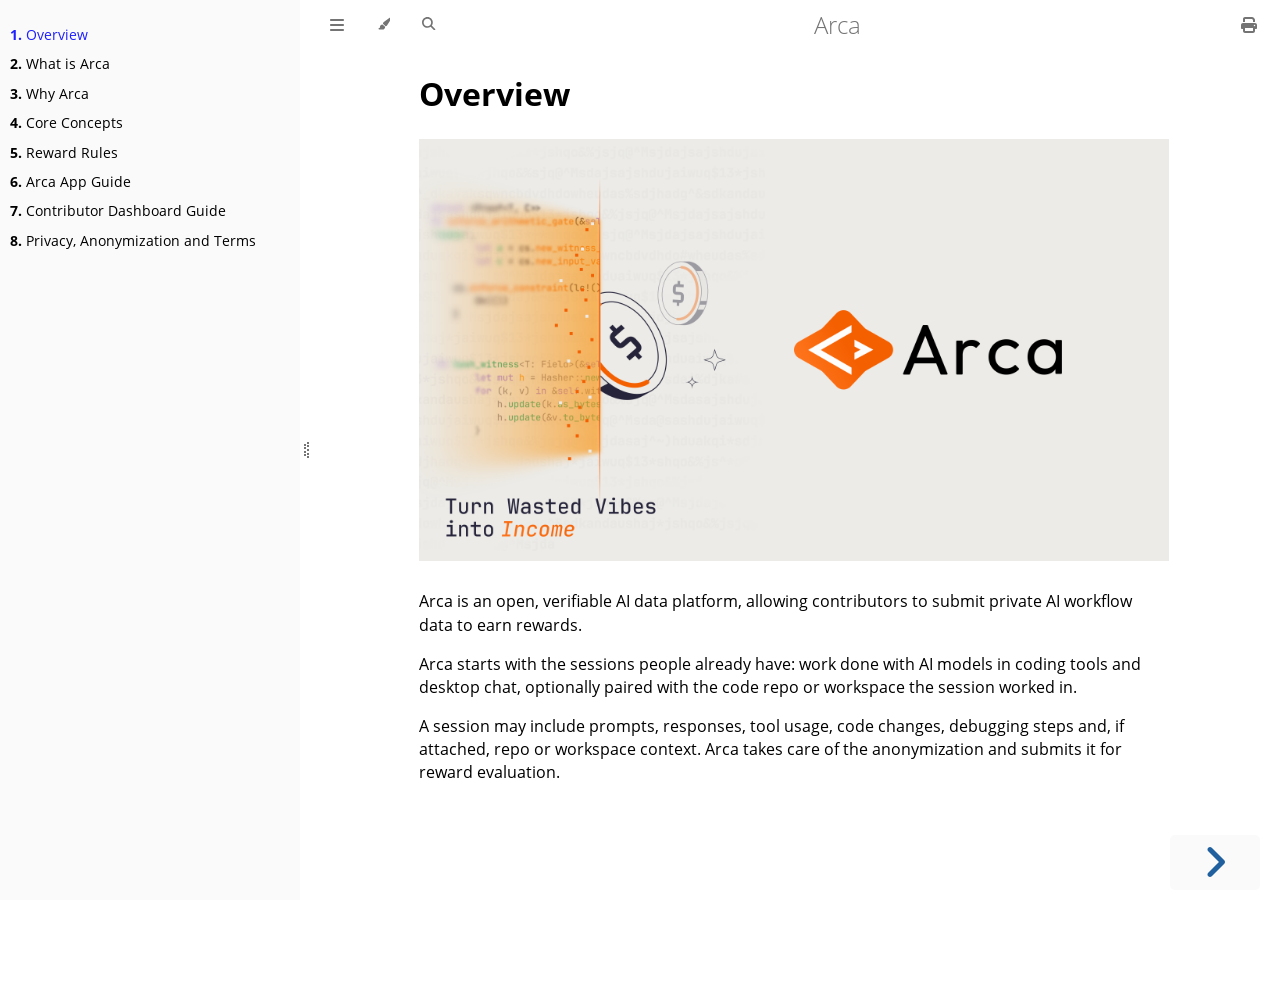
<file: index.html>
<!DOCTYPE HTML>
<html lang="en" class="light sidebar-visible" dir="ltr">
    <head>
        <!-- Book generated using mdBook -->
        <meta charset="UTF-8">
        <title>Overview - Arca</title>


        <!-- Custom HTML head -->

        <meta name="description" content="">
        <meta name="viewport" content="width=device-width, initial-scale=1">
        <meta name="theme-color" content="#ffffff">

        <link rel="shortcut icon" href="favicon-ba5fc74e.png">
        <link rel="stylesheet" href="css/variables-8adf115d.css">
        <link rel="stylesheet" href="css/general-2459343d.css">
        <link rel="stylesheet" href="css/chrome-cc69e1fb.css">
        <link rel="stylesheet" href="css/print-9e4910d8.css" media="print">

        <!-- Fonts -->
        <link rel="stylesheet" href="fonts/fonts-9644e21d.css">

        <!-- Highlight.js Stylesheets -->
        <link rel="stylesheet" id="mdbook-highlight-css" href="highlight-493f70e1.css">
        <link rel="stylesheet" id="mdbook-tomorrow-night-css" href="tomorrow-night-4c0ae647.css">
        <link rel="stylesheet" id="mdbook-ayu-highlight-css" href="ayu-highlight-56612340.css">

        <!-- Custom theme stylesheets -->
        <link rel="stylesheet" href="theme/custom-26febc59.css">


        <!-- Provide site root and default themes to javascript -->
        <script>
            const path_to_root = "";
            const default_light_theme = "light";
            const default_dark_theme = "navy";
            window.path_to_searchindex_js = "searchindex-d7a85a05.js";
        </script>
        <!-- Start loading toc.js asap -->
        <script src="toc-8098f96a.js"></script>
    </head>
    <body>
    <div id="mdbook-help-container">
        <div id="mdbook-help-popup">
            <h2 class="mdbook-help-title">Keyboard shortcuts</h2>
            <div>
                <p>Press <kbd>←</kbd> or <kbd>→</kbd> to navigate between chapters</p>
                <p>Press <kbd>S</kbd> or <kbd>/</kbd> to search in the book</p>
                <p>Press <kbd>?</kbd> to show this help</p>
                <p>Press <kbd>Esc</kbd> to hide this help</p>
            </div>
        </div>
    </div>
    <div id="mdbook-body-container">
        <!-- Work around some values being stored in localStorage wrapped in quotes -->
        <script>
            try {
                let theme = localStorage.getItem('mdbook-theme');
                let sidebar = localStorage.getItem('mdbook-sidebar');

                if (theme.startsWith('"') && theme.endsWith('"')) {
                    localStorage.setItem('mdbook-theme', theme.slice(1, theme.length - 1));
                }

                if (sidebar.startsWith('"') && sidebar.endsWith('"')) {
                    localStorage.setItem('mdbook-sidebar', sidebar.slice(1, sidebar.length - 1));
                }
            } catch (e) { }
        </script>

        <!-- Set the theme before any content is loaded, prevents flash -->
        <script>
            const default_theme = window.matchMedia("(prefers-color-scheme: dark)").matches ? default_dark_theme : default_light_theme;
            let theme;
            try { theme = localStorage.getItem('mdbook-theme'); } catch(e) { }
            if (theme === null || theme === undefined) { theme = default_theme; }
            const html = document.documentElement;
            html.classList.remove('light')
            html.classList.add(theme);
            html.classList.add("js");
        </script>

        <input type="checkbox" id="mdbook-sidebar-toggle-anchor" class="hidden">

        <!-- Hide / unhide sidebar before it is displayed -->
        <script>
            let sidebar = null;
            const sidebar_toggle = document.getElementById("mdbook-sidebar-toggle-anchor");
            if (document.body.clientWidth >= 1080) {
                try { sidebar = localStorage.getItem('mdbook-sidebar'); } catch(e) { }
                sidebar = sidebar || 'visible';
            } else {
                sidebar = 'hidden';
                sidebar_toggle.checked = false;
            }
            if (sidebar === 'visible') {
                sidebar_toggle.checked = true;
            } else {
                html.classList.remove('sidebar-visible');
            }
        </script>

        <nav id="mdbook-sidebar" class="sidebar" aria-label="Table of contents">
            <!-- populated by js -->
            <mdbook-sidebar-scrollbox class="sidebar-scrollbox"></mdbook-sidebar-scrollbox>
            <noscript>
                <iframe class="sidebar-iframe-outer" src="toc.html"></iframe>
            </noscript>
            <div id="mdbook-sidebar-resize-handle" class="sidebar-resize-handle">
                <div class="sidebar-resize-indicator"></div>
            </div>
        </nav>

        <div id="mdbook-page-wrapper" class="page-wrapper">

            <div class="page">
                <div id="mdbook-menu-bar-hover-placeholder"></div>
                <div id="mdbook-menu-bar" class="menu-bar sticky">
                    <div class="left-buttons">
                        <label id="mdbook-sidebar-toggle" class="icon-button" for="mdbook-sidebar-toggle-anchor" title="Toggle Table of Contents" aria-label="Toggle Table of Contents" aria-controls="mdbook-sidebar">
                            <span class=fa-svg><svg xmlns="http://www.w3.org/2000/svg" viewBox="0 0 448 512"><!--! Font Awesome Free 6.2.0 by @fontawesome - https://fontawesome.com License - https://fontawesome.com/license/free (Icons: CC BY 4.0, Fonts: SIL OFL 1.1, Code: MIT License) Copyright 2022 Fonticons, Inc. --><path d="M0 96C0 78.3 14.3 64 32 64H416c17.7 0 32 14.3 32 32s-14.3 32-32 32H32C14.3 128 0 113.7 0 96zM0 256c0-17.7 14.3-32 32-32H416c17.7 0 32 14.3 32 32s-14.3 32-32 32H32c-17.7 0-32-14.3-32-32zM448 416c0 17.7-14.3 32-32 32H32c-17.7 0-32-14.3-32-32s14.3-32 32-32H416c17.7 0 32 14.3 32 32z"/></svg></span>
                        </label>
                        <button id="mdbook-theme-toggle" class="icon-button" type="button" title="Change theme" aria-label="Change theme" aria-haspopup="true" aria-expanded="false" aria-controls="mdbook-theme-list">
                            <span class=fa-svg><svg xmlns="http://www.w3.org/2000/svg" viewBox="0 0 576 512"><!--! Font Awesome Free 6.2.0 by @fontawesome - https://fontawesome.com License - https://fontawesome.com/license/free (Icons: CC BY 4.0, Fonts: SIL OFL 1.1, Code: MIT License) Copyright 2022 Fonticons, Inc. --><path d="M371.3 367.1c27.3-3.9 51.9-19.4 67.2-42.9L600.2 74.1c12.6-19.5 9.4-45.3-7.6-61.2S549.7-4.4 531.1 9.6L294.4 187.2c-24 18-38.2 46.1-38.4 76.1L371.3 367.1zm-19.6 25.4l-116-104.4C175.9 290.3 128 339.6 128 400c0 3.9 .2 7.8 .6 11.6c1.8 17.5-10.2 36.4-27.8 36.4H96c-17.7 0-32 14.3-32 32s14.3 32 32 32H240c61.9 0 112-50.1 112-112c0-2.5-.1-5-.2-7.5z"/></svg></span>
                        </button>
                        <ul id="mdbook-theme-list" class="theme-popup" aria-label="Themes" role="menu">
                            <li role="none"><button role="menuitem" class="theme" id="mdbook-theme-default_theme">Auto</button></li>
                            <li role="none"><button role="menuitem" class="theme" id="mdbook-theme-light">Light</button></li>
                            <li role="none"><button role="menuitem" class="theme" id="mdbook-theme-rust">Rust</button></li>
                            <li role="none"><button role="menuitem" class="theme" id="mdbook-theme-coal">Coal</button></li>
                            <li role="none"><button role="menuitem" class="theme" id="mdbook-theme-navy">Navy</button></li>
                            <li role="none"><button role="menuitem" class="theme" id="mdbook-theme-ayu">Ayu</button></li>
                        </ul>
                        <button id="mdbook-search-toggle" class="icon-button" type="button" title="Search (`/`)" aria-label="Toggle Searchbar" aria-expanded="false" aria-keyshortcuts="/ s" aria-controls="mdbook-searchbar">
                            <span class=fa-svg><svg xmlns="http://www.w3.org/2000/svg" viewBox="0 0 512 512"><!--! Font Awesome Free 6.2.0 by @fontawesome - https://fontawesome.com License - https://fontawesome.com/license/free (Icons: CC BY 4.0, Fonts: SIL OFL 1.1, Code: MIT License) Copyright 2022 Fonticons, Inc. --><path d="M416 208c0 45.9-14.9 88.3-40 122.7L502.6 457.4c12.5 12.5 12.5 32.8 0 45.3s-32.8 12.5-45.3 0L330.7 376c-34.4 25.2-76.8 40-122.7 40C93.1 416 0 322.9 0 208S93.1 0 208 0S416 93.1 416 208zM208 352c79.5 0 144-64.5 144-144s-64.5-144-144-144S64 128.5 64 208s64.5 144 144 144z"/></svg></span>
                        </button>
                    </div>

                    <h1 class="menu-title">Arca</h1>

                    <div class="right-buttons">
                        <a href="print.html" title="Print this book" aria-label="Print this book">
                            <span class=fa-svg id="print-button"><svg xmlns="http://www.w3.org/2000/svg" viewBox="0 0 512 512"><!--! Font Awesome Free 6.2.0 by @fontawesome - https://fontawesome.com License - https://fontawesome.com/license/free (Icons: CC BY 4.0, Fonts: SIL OFL 1.1, Code: MIT License) Copyright 2022 Fonticons, Inc. --><path d="M128 0C92.7 0 64 28.7 64 64v96h64V64H354.7L384 93.3V160h64V93.3c0-17-6.7-33.3-18.7-45.3L400 18.7C388 6.7 371.7 0 354.7 0H128zM384 352v32 64H128V384 368 352H384zm64 32h32c17.7 0 32-14.3 32-32V256c0-35.3-28.7-64-64-64H64c-35.3 0-64 28.7-64 64v96c0 17.7 14.3 32 32 32H64v64c0 35.3 28.7 64 64 64H384c35.3 0 64-28.7 64-64V384zm-16-88c-13.3 0-24-10.7-24-24s10.7-24 24-24s24 10.7 24 24s-10.7 24-24 24z"/></svg></span>
                        </a>

                    </div>
                </div>

                <div id="mdbook-search-wrapper" class="hidden">
                    <form id="mdbook-searchbar-outer" class="searchbar-outer">
                        <div class="search-wrapper">
                            <input type="search" id="mdbook-searchbar" name="searchbar" placeholder="Search this book ..." aria-controls="mdbook-searchresults-outer" aria-describedby="searchresults-header">
                            <div class="spinner-wrapper">
                                <span class=fa-svg id="fa-spin"><svg xmlns="http://www.w3.org/2000/svg" viewBox="0 0 512 512"><!--! Font Awesome Free 6.2.0 by @fontawesome - https://fontawesome.com License - https://fontawesome.com/license/free (Icons: CC BY 4.0, Fonts: SIL OFL 1.1, Code: MIT License) Copyright 2022 Fonticons, Inc. --><path d="M304 48c0-26.5-21.5-48-48-48s-48 21.5-48 48s21.5 48 48 48s48-21.5 48-48zm0 416c0-26.5-21.5-48-48-48s-48 21.5-48 48s21.5 48 48 48s48-21.5 48-48zM48 304c26.5 0 48-21.5 48-48s-21.5-48-48-48s-48 21.5-48 48s21.5 48 48 48zm464-48c0-26.5-21.5-48-48-48s-48 21.5-48 48s21.5 48 48 48s48-21.5 48-48zM142.9 437c18.7-18.7 18.7-49.1 0-67.9s-49.1-18.7-67.9 0s-18.7 49.1 0 67.9s49.1 18.7 67.9 0zm0-294.2c18.7-18.7 18.7-49.1 0-67.9S93.7 56.2 75 75s-18.7 49.1 0 67.9s49.1 18.7 67.9 0zM369.1 437c18.7 18.7 49.1 18.7 67.9 0s18.7-49.1 0-67.9s-49.1-18.7-67.9 0s-18.7 49.1 0 67.9z"/></svg></span>
                            </div>
                        </div>
                    </form>
                    <div id="mdbook-searchresults-outer" class="searchresults-outer hidden">
                        <div id="mdbook-searchresults-header" class="searchresults-header"></div>
                        <ul id="mdbook-searchresults">
                        </ul>
                    </div>
                </div>

                <!-- Apply ARIA attributes after the sidebar and the sidebar toggle button are added to the DOM -->
                <script>
                    document.getElementById('mdbook-sidebar-toggle').setAttribute('aria-expanded', sidebar === 'visible');
                    document.getElementById('mdbook-sidebar').setAttribute('aria-hidden', sidebar !== 'visible');
                    Array.from(document.querySelectorAll('#mdbook-sidebar a')).forEach(function(link) {
                        link.setAttribute('tabIndex', sidebar === 'visible' ? 0 : -1);
                    });
                </script>

                <div id="mdbook-content" class="content">
                    <main>
                        <h1 id="overview"><a class="header" href="#overview">Overview</a></h1>
<div align="center"><figure><img src="assets/doc (1).png" alt=""><figcaption></figcaption></figure></div>

<p>Arca is an open, verifiable AI data platform, allowing contributors to submit private AI workflow data to earn rewards.</p>
<p>Arca starts with the sessions people already have: work done with AI models in coding tools and desktop chat, optionally paired with the code repo or workspace the session worked in.</p>
<p>A session may include prompts, responses, tool usage, code changes, debugging steps and, if attached, repo or workspace context. Arca takes care of the anonymization and submits it for reward evaluation.</p>

                    </main>

                    <nav class="nav-wrapper" aria-label="Page navigation">
                        <!-- Mobile navigation buttons -->

                            <a rel="next prefetch" href="2.-what-is-arca.html" class="mobile-nav-chapters next" title="Next chapter" aria-label="Next chapter" aria-keyshortcuts="Right">
                                <span class=fa-svg><svg xmlns="http://www.w3.org/2000/svg" viewBox="0 0 320 512"><!--! Font Awesome Free 6.2.0 by @fontawesome - https://fontawesome.com License - https://fontawesome.com/license/free (Icons: CC BY 4.0, Fonts: SIL OFL 1.1, Code: MIT License) Copyright 2022 Fonticons, Inc. --><path d="M278.6 233.4c12.5 12.5 12.5 32.8 0 45.3l-160 160c-12.5 12.5-32.8 12.5-45.3 0s-12.5-32.8 0-45.3L210.7 256 73.4 118.6c-12.5-12.5-12.5-32.8 0-45.3s32.8-12.5 45.3 0l160 160z"/></svg></span>
                            </a>

                        <div style="clear: both"></div>
                    </nav>
                </div>
            </div>

            <nav class="nav-wide-wrapper" aria-label="Page navigation">

                    <a rel="next prefetch" href="2.-what-is-arca.html" class="nav-chapters next" title="Next chapter" aria-label="Next chapter" aria-keyshortcuts="Right">
                        <span class=fa-svg><svg xmlns="http://www.w3.org/2000/svg" viewBox="0 0 320 512"><!--! Font Awesome Free 6.2.0 by @fontawesome - https://fontawesome.com License - https://fontawesome.com/license/free (Icons: CC BY 4.0, Fonts: SIL OFL 1.1, Code: MIT License) Copyright 2022 Fonticons, Inc. --><path d="M278.6 233.4c12.5 12.5 12.5 32.8 0 45.3l-160 160c-12.5 12.5-32.8 12.5-45.3 0s-12.5-32.8 0-45.3L210.7 256 73.4 118.6c-12.5-12.5-12.5-32.8 0-45.3s32.8-12.5 45.3 0l160 160z"/></svg></span>
                    </a>
            </nav>

        </div>

        <template id=fa-eye><span class=fa-svg><svg xmlns="http://www.w3.org/2000/svg" viewBox="0 0 576 512"><!--! Font Awesome Free 6.2.0 by @fontawesome - https://fontawesome.com License - https://fontawesome.com/license/free (Icons: CC BY 4.0, Fonts: SIL OFL 1.1, Code: MIT License) Copyright 2022 Fonticons, Inc. --><path d="M288 32c-80.8 0-145.5 36.8-192.6 80.6C48.6 156 17.3 208 2.5 243.7c-3.3 7.9-3.3 16.7 0 24.6C17.3 304 48.6 356 95.4 399.4C142.5 443.2 207.2 480 288 480s145.5-36.8 192.6-80.6c46.8-43.5 78.1-95.4 93-131.1c3.3-7.9 3.3-16.7 0-24.6c-14.9-35.7-46.2-87.7-93-131.1C433.5 68.8 368.8 32 288 32zM432 256c0 79.5-64.5 144-144 144s-144-64.5-144-144s64.5-144 144-144s144 64.5 144 144zM288 192c0 35.3-28.7 64-64 64c-11.5 0-22.3-3-31.6-8.4c-.2 2.8-.4 5.5-.4 8.4c0 53 43 96 96 96s96-43 96-96s-43-96-96-96c-2.8 0-5.6 .1-8.4 .4c5.3 9.3 8.4 20.1 8.4 31.6z"/></svg></span></template>
        <template id=fa-eye-slash><span class=fa-svg><svg xmlns="http://www.w3.org/2000/svg" viewBox="0 0 640 512"><!--! Font Awesome Free 6.2.0 by @fontawesome - https://fontawesome.com License - https://fontawesome.com/license/free (Icons: CC BY 4.0, Fonts: SIL OFL 1.1, Code: MIT License) Copyright 2022 Fonticons, Inc. --><path d="M38.8 5.1C28.4-3.1 13.3-1.2 5.1 9.2S-1.2 34.7 9.2 42.9l592 464c10.4 8.2 25.5 6.3 33.7-4.1s6.3-25.5-4.1-33.7L525.6 386.7c39.6-40.6 66.4-86.1 79.9-118.4c3.3-7.9 3.3-16.7 0-24.6c-14.9-35.7-46.2-87.7-93-131.1C465.5 68.8 400.8 32 320 32c-68.2 0-125 26.3-169.3 60.8L38.8 5.1zM223.1 149.5C248.6 126.2 282.7 112 320 112c79.5 0 144 64.5 144 144c0 24.9-6.3 48.3-17.4 68.7L408 294.5c5.2-11.8 8-24.8 8-38.5c0-53-43-96-96-96c-2.8 0-5.6 .1-8.4 .4c5.3 9.3 8.4 20.1 8.4 31.6c0 10.2-2.4 19.8-6.6 28.3l-90.3-70.8zm223.1 298L373 389.9c-16.4 6.5-34.3 10.1-53 10.1c-79.5 0-144-64.5-144-144c0-6.9 .5-13.6 1.4-20.2L83.1 161.5C60.3 191.2 44 220.8 34.5 243.7c-3.3 7.9-3.3 16.7 0 24.6c14.9 35.7 46.2 87.7 93 131.1C174.5 443.2 239.2 480 320 480c47.8 0 89.9-12.9 126.2-32.5z"/></svg></span></template>
        <template id=fa-copy><span class=fa-svg><svg xmlns="http://www.w3.org/2000/svg" viewBox="0 0 512 512"><!--! Font Awesome Free 6.2.0 by @fontawesome - https://fontawesome.com License - https://fontawesome.com/license/free (Icons: CC BY 4.0, Fonts: SIL OFL 1.1, Code: MIT License) Copyright 2022 Fonticons, Inc. --><path d="M502.6 70.63l-61.25-61.25C435.4 3.371 427.2 0 418.7 0H255.1c-35.35 0-64 28.66-64 64l.0195 256C192 355.4 220.7 384 256 384h192c35.2 0 64-28.8 64-64V93.25C512 84.77 508.6 76.63 502.6 70.63zM464 320c0 8.836-7.164 16-16 16H255.1c-8.838 0-16-7.164-16-16L239.1 64.13c0-8.836 7.164-16 16-16h128L384 96c0 17.67 14.33 32 32 32h47.1V320zM272 448c0 8.836-7.164 16-16 16H63.1c-8.838 0-16-7.164-16-16L47.98 192.1c0-8.836 7.164-16 16-16H160V128H63.99c-35.35 0-64 28.65-64 64l.0098 256C.002 483.3 28.66 512 64 512h192c35.2 0 64-28.8 64-64v-32h-47.1L272 448z"/></svg></span></template>
        <template id=fa-play><span class=fa-svg><svg xmlns="http://www.w3.org/2000/svg" viewBox="0 0 384 512"><!--! Font Awesome Free 6.2.0 by @fontawesome - https://fontawesome.com License - https://fontawesome.com/license/free (Icons: CC BY 4.0, Fonts: SIL OFL 1.1, Code: MIT License) Copyright 2022 Fonticons, Inc. --><path d="M73 39c-14.8-9.1-33.4-9.4-48.5-.9S0 62.6 0 80V432c0 17.4 9.4 33.4 24.5 41.9s33.7 8.1 48.5-.9L361 297c14.3-8.7 23-24.2 23-41s-8.7-32.2-23-41L73 39z"/></svg></span></template>
        <template id=fa-clock-rotate-left><span class=fa-svg><svg xmlns="http://www.w3.org/2000/svg" viewBox="0 0 512 512"><!--! Font Awesome Free 6.2.0 by @fontawesome - https://fontawesome.com License - https://fontawesome.com/license/free (Icons: CC BY 4.0, Fonts: SIL OFL 1.1, Code: MIT License) Copyright 2022 Fonticons, Inc. --><path d="M75 75L41 41C25.9 25.9 0 36.6 0 57.9V168c0 13.3 10.7 24 24 24H134.1c21.4 0 32.1-25.9 17-41l-30.8-30.8C155 85.5 203 64 256 64c106 0 192 86 192 192s-86 192-192 192c-40.8 0-78.6-12.7-109.7-34.4c-14.5-10.1-34.4-6.6-44.6 7.9s-6.6 34.4 7.9 44.6C151.2 495 201.7 512 256 512c141.4 0 256-114.6 256-256S397.4 0 256 0C185.3 0 121.3 28.7 75 75zm181 53c-13.3 0-24 10.7-24 24V256c0 6.4 2.5 12.5 7 17l72 72c9.4 9.4 24.6 9.4 33.9 0s9.4-24.6 0-33.9l-65-65V152c0-13.3-10.7-24-24-24z"/></svg></span></template>



        <script>
            window.playground_copyable = true;
        </script>


        <script src="elasticlunr-ef4e11c1.min.js"></script>
        <script src="mark-09e88c2c.min.js"></script>
        <script src="searcher-c2a407aa.js"></script>

        <script src="clipboard-1626706a.min.js"></script>
        <script src="highlight-abc7f01d.js"></script>
        <script src="book-a0b12cfe.js"></script>

        <!-- Custom JS scripts -->
        <script src="theme/mermaid-216156ec.js"></script>



    </div>
    </body>
</html>
</file>
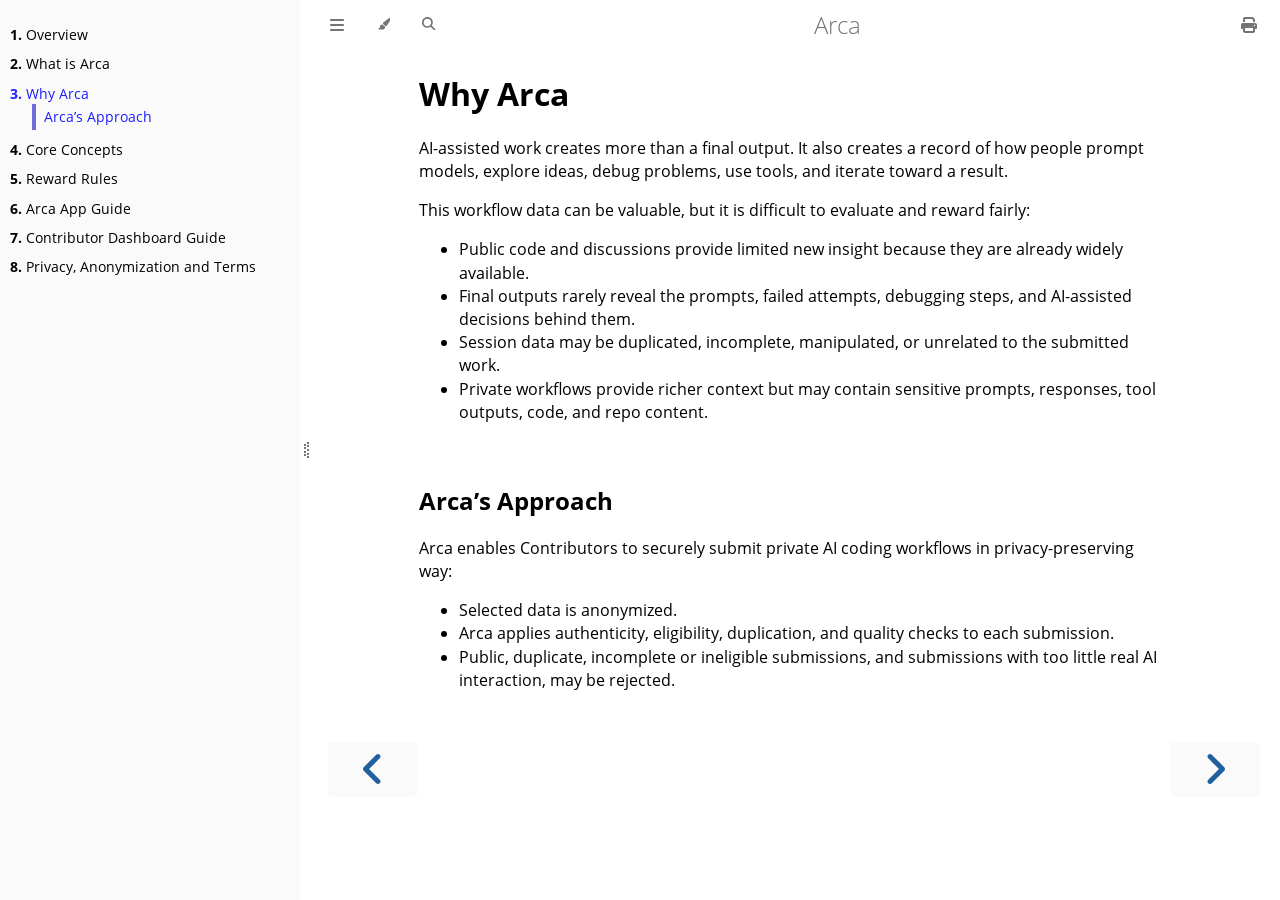
<file: 3.-why-arca.html>
<!DOCTYPE HTML>
<html lang="en" class="light sidebar-visible" dir="ltr">
    <head>
        <!-- Book generated using mdBook -->
        <meta charset="UTF-8">
        <title>Why Arca - Arca</title>


        <!-- Custom HTML head -->

        <meta name="description" content="">
        <meta name="viewport" content="width=device-width, initial-scale=1">
        <meta name="theme-color" content="#ffffff">

        <link rel="shortcut icon" href="favicon-ba5fc74e.png">
        <link rel="stylesheet" href="css/variables-8adf115d.css">
        <link rel="stylesheet" href="css/general-2459343d.css">
        <link rel="stylesheet" href="css/chrome-cc69e1fb.css">
        <link rel="stylesheet" href="css/print-9e4910d8.css" media="print">

        <!-- Fonts -->
        <link rel="stylesheet" href="fonts/fonts-9644e21d.css">

        <!-- Highlight.js Stylesheets -->
        <link rel="stylesheet" id="mdbook-highlight-css" href="highlight-493f70e1.css">
        <link rel="stylesheet" id="mdbook-tomorrow-night-css" href="tomorrow-night-4c0ae647.css">
        <link rel="stylesheet" id="mdbook-ayu-highlight-css" href="ayu-highlight-56612340.css">

        <!-- Custom theme stylesheets -->
        <link rel="stylesheet" href="theme/custom-26febc59.css">


        <!-- Provide site root and default themes to javascript -->
        <script>
            const path_to_root = "";
            const default_light_theme = "light";
            const default_dark_theme = "navy";
            window.path_to_searchindex_js = "searchindex-d7a85a05.js";
        </script>
        <!-- Start loading toc.js asap -->
        <script src="toc-8098f96a.js"></script>
    </head>
    <body>
    <div id="mdbook-help-container">
        <div id="mdbook-help-popup">
            <h2 class="mdbook-help-title">Keyboard shortcuts</h2>
            <div>
                <p>Press <kbd>←</kbd> or <kbd>→</kbd> to navigate between chapters</p>
                <p>Press <kbd>S</kbd> or <kbd>/</kbd> to search in the book</p>
                <p>Press <kbd>?</kbd> to show this help</p>
                <p>Press <kbd>Esc</kbd> to hide this help</p>
            </div>
        </div>
    </div>
    <div id="mdbook-body-container">
        <!-- Work around some values being stored in localStorage wrapped in quotes -->
        <script>
            try {
                let theme = localStorage.getItem('mdbook-theme');
                let sidebar = localStorage.getItem('mdbook-sidebar');

                if (theme.startsWith('"') && theme.endsWith('"')) {
                    localStorage.setItem('mdbook-theme', theme.slice(1, theme.length - 1));
                }

                if (sidebar.startsWith('"') && sidebar.endsWith('"')) {
                    localStorage.setItem('mdbook-sidebar', sidebar.slice(1, sidebar.length - 1));
                }
            } catch (e) { }
        </script>

        <!-- Set the theme before any content is loaded, prevents flash -->
        <script>
            const default_theme = window.matchMedia("(prefers-color-scheme: dark)").matches ? default_dark_theme : default_light_theme;
            let theme;
            try { theme = localStorage.getItem('mdbook-theme'); } catch(e) { }
            if (theme === null || theme === undefined) { theme = default_theme; }
            const html = document.documentElement;
            html.classList.remove('light')
            html.classList.add(theme);
            html.classList.add("js");
        </script>

        <input type="checkbox" id="mdbook-sidebar-toggle-anchor" class="hidden">

        <!-- Hide / unhide sidebar before it is displayed -->
        <script>
            let sidebar = null;
            const sidebar_toggle = document.getElementById("mdbook-sidebar-toggle-anchor");
            if (document.body.clientWidth >= 1080) {
                try { sidebar = localStorage.getItem('mdbook-sidebar'); } catch(e) { }
                sidebar = sidebar || 'visible';
            } else {
                sidebar = 'hidden';
                sidebar_toggle.checked = false;
            }
            if (sidebar === 'visible') {
                sidebar_toggle.checked = true;
            } else {
                html.classList.remove('sidebar-visible');
            }
        </script>

        <nav id="mdbook-sidebar" class="sidebar" aria-label="Table of contents">
            <!-- populated by js -->
            <mdbook-sidebar-scrollbox class="sidebar-scrollbox"></mdbook-sidebar-scrollbox>
            <noscript>
                <iframe class="sidebar-iframe-outer" src="toc.html"></iframe>
            </noscript>
            <div id="mdbook-sidebar-resize-handle" class="sidebar-resize-handle">
                <div class="sidebar-resize-indicator"></div>
            </div>
        </nav>

        <div id="mdbook-page-wrapper" class="page-wrapper">

            <div class="page">
                <div id="mdbook-menu-bar-hover-placeholder"></div>
                <div id="mdbook-menu-bar" class="menu-bar sticky">
                    <div class="left-buttons">
                        <label id="mdbook-sidebar-toggle" class="icon-button" for="mdbook-sidebar-toggle-anchor" title="Toggle Table of Contents" aria-label="Toggle Table of Contents" aria-controls="mdbook-sidebar">
                            <span class=fa-svg><svg xmlns="http://www.w3.org/2000/svg" viewBox="0 0 448 512"><!--! Font Awesome Free 6.2.0 by @fontawesome - https://fontawesome.com License - https://fontawesome.com/license/free (Icons: CC BY 4.0, Fonts: SIL OFL 1.1, Code: MIT License) Copyright 2022 Fonticons, Inc. --><path d="M0 96C0 78.3 14.3 64 32 64H416c17.7 0 32 14.3 32 32s-14.3 32-32 32H32C14.3 128 0 113.7 0 96zM0 256c0-17.7 14.3-32 32-32H416c17.7 0 32 14.3 32 32s-14.3 32-32 32H32c-17.7 0-32-14.3-32-32zM448 416c0 17.7-14.3 32-32 32H32c-17.7 0-32-14.3-32-32s14.3-32 32-32H416c17.7 0 32 14.3 32 32z"/></svg></span>
                        </label>
                        <button id="mdbook-theme-toggle" class="icon-button" type="button" title="Change theme" aria-label="Change theme" aria-haspopup="true" aria-expanded="false" aria-controls="mdbook-theme-list">
                            <span class=fa-svg><svg xmlns="http://www.w3.org/2000/svg" viewBox="0 0 576 512"><!--! Font Awesome Free 6.2.0 by @fontawesome - https://fontawesome.com License - https://fontawesome.com/license/free (Icons: CC BY 4.0, Fonts: SIL OFL 1.1, Code: MIT License) Copyright 2022 Fonticons, Inc. --><path d="M371.3 367.1c27.3-3.9 51.9-19.4 67.2-42.9L600.2 74.1c12.6-19.5 9.4-45.3-7.6-61.2S549.7-4.4 531.1 9.6L294.4 187.2c-24 18-38.2 46.1-38.4 76.1L371.3 367.1zm-19.6 25.4l-116-104.4C175.9 290.3 128 339.6 128 400c0 3.9 .2 7.8 .6 11.6c1.8 17.5-10.2 36.4-27.8 36.4H96c-17.7 0-32 14.3-32 32s14.3 32 32 32H240c61.9 0 112-50.1 112-112c0-2.5-.1-5-.2-7.5z"/></svg></span>
                        </button>
                        <ul id="mdbook-theme-list" class="theme-popup" aria-label="Themes" role="menu">
                            <li role="none"><button role="menuitem" class="theme" id="mdbook-theme-default_theme">Auto</button></li>
                            <li role="none"><button role="menuitem" class="theme" id="mdbook-theme-light">Light</button></li>
                            <li role="none"><button role="menuitem" class="theme" id="mdbook-theme-rust">Rust</button></li>
                            <li role="none"><button role="menuitem" class="theme" id="mdbook-theme-coal">Coal</button></li>
                            <li role="none"><button role="menuitem" class="theme" id="mdbook-theme-navy">Navy</button></li>
                            <li role="none"><button role="menuitem" class="theme" id="mdbook-theme-ayu">Ayu</button></li>
                        </ul>
                        <button id="mdbook-search-toggle" class="icon-button" type="button" title="Search (`/`)" aria-label="Toggle Searchbar" aria-expanded="false" aria-keyshortcuts="/ s" aria-controls="mdbook-searchbar">
                            <span class=fa-svg><svg xmlns="http://www.w3.org/2000/svg" viewBox="0 0 512 512"><!--! Font Awesome Free 6.2.0 by @fontawesome - https://fontawesome.com License - https://fontawesome.com/license/free (Icons: CC BY 4.0, Fonts: SIL OFL 1.1, Code: MIT License) Copyright 2022 Fonticons, Inc. --><path d="M416 208c0 45.9-14.9 88.3-40 122.7L502.6 457.4c12.5 12.5 12.5 32.8 0 45.3s-32.8 12.5-45.3 0L330.7 376c-34.4 25.2-76.8 40-122.7 40C93.1 416 0 322.9 0 208S93.1 0 208 0S416 93.1 416 208zM208 352c79.5 0 144-64.5 144-144s-64.5-144-144-144S64 128.5 64 208s64.5 144 144 144z"/></svg></span>
                        </button>
                    </div>

                    <h1 class="menu-title">Arca</h1>

                    <div class="right-buttons">
                        <a href="print.html" title="Print this book" aria-label="Print this book">
                            <span class=fa-svg id="print-button"><svg xmlns="http://www.w3.org/2000/svg" viewBox="0 0 512 512"><!--! Font Awesome Free 6.2.0 by @fontawesome - https://fontawesome.com License - https://fontawesome.com/license/free (Icons: CC BY 4.0, Fonts: SIL OFL 1.1, Code: MIT License) Copyright 2022 Fonticons, Inc. --><path d="M128 0C92.7 0 64 28.7 64 64v96h64V64H354.7L384 93.3V160h64V93.3c0-17-6.7-33.3-18.7-45.3L400 18.7C388 6.7 371.7 0 354.7 0H128zM384 352v32 64H128V384 368 352H384zm64 32h32c17.7 0 32-14.3 32-32V256c0-35.3-28.7-64-64-64H64c-35.3 0-64 28.7-64 64v96c0 17.7 14.3 32 32 32H64v64c0 35.3 28.7 64 64 64H384c35.3 0 64-28.7 64-64V384zm-16-88c-13.3 0-24-10.7-24-24s10.7-24 24-24s24 10.7 24 24s-10.7 24-24 24z"/></svg></span>
                        </a>

                    </div>
                </div>

                <div id="mdbook-search-wrapper" class="hidden">
                    <form id="mdbook-searchbar-outer" class="searchbar-outer">
                        <div class="search-wrapper">
                            <input type="search" id="mdbook-searchbar" name="searchbar" placeholder="Search this book ..." aria-controls="mdbook-searchresults-outer" aria-describedby="searchresults-header">
                            <div class="spinner-wrapper">
                                <span class=fa-svg id="fa-spin"><svg xmlns="http://www.w3.org/2000/svg" viewBox="0 0 512 512"><!--! Font Awesome Free 6.2.0 by @fontawesome - https://fontawesome.com License - https://fontawesome.com/license/free (Icons: CC BY 4.0, Fonts: SIL OFL 1.1, Code: MIT License) Copyright 2022 Fonticons, Inc. --><path d="M304 48c0-26.5-21.5-48-48-48s-48 21.5-48 48s21.5 48 48 48s48-21.5 48-48zm0 416c0-26.5-21.5-48-48-48s-48 21.5-48 48s21.5 48 48 48s48-21.5 48-48zM48 304c26.5 0 48-21.5 48-48s-21.5-48-48-48s-48 21.5-48 48s21.5 48 48 48zm464-48c0-26.5-21.5-48-48-48s-48 21.5-48 48s21.5 48 48 48s48-21.5 48-48zM142.9 437c18.7-18.7 18.7-49.1 0-67.9s-49.1-18.7-67.9 0s-18.7 49.1 0 67.9s49.1 18.7 67.9 0zm0-294.2c18.7-18.7 18.7-49.1 0-67.9S93.7 56.2 75 75s-18.7 49.1 0 67.9s49.1 18.7 67.9 0zM369.1 437c18.7 18.7 49.1 18.7 67.9 0s18.7-49.1 0-67.9s-49.1-18.7-67.9 0s-18.7 49.1 0 67.9z"/></svg></span>
                            </div>
                        </div>
                    </form>
                    <div id="mdbook-searchresults-outer" class="searchresults-outer hidden">
                        <div id="mdbook-searchresults-header" class="searchresults-header"></div>
                        <ul id="mdbook-searchresults">
                        </ul>
                    </div>
                </div>

                <!-- Apply ARIA attributes after the sidebar and the sidebar toggle button are added to the DOM -->
                <script>
                    document.getElementById('mdbook-sidebar-toggle').setAttribute('aria-expanded', sidebar === 'visible');
                    document.getElementById('mdbook-sidebar').setAttribute('aria-hidden', sidebar !== 'visible');
                    Array.from(document.querySelectorAll('#mdbook-sidebar a')).forEach(function(link) {
                        link.setAttribute('tabIndex', sidebar === 'visible' ? 0 : -1);
                    });
                </script>

                <div id="mdbook-content" class="content">
                    <main>
                        <h1 id="why-arca"><a class="header" href="#why-arca">Why Arca</a></h1>
<p>AI-assisted work creates more than a final output. It also creates a record of how people prompt models, explore ideas, debug problems, use tools, and iterate toward a result.</p>
<p>This workflow data can be valuable, but it is difficult to evaluate and reward fairly:</p>
<ul>
<li>Public code and discussions provide limited new insight because they are already widely available.</li>
<li>Final outputs rarely reveal the prompts, failed attempts, debugging steps, and AI-assisted decisions behind them.</li>
<li>Session data may be duplicated, incomplete, manipulated, or unrelated to the submitted work.</li>
<li>Private workflows provide richer context but may contain sensitive prompts, responses, tool outputs, code, and repo content.</li>
</ul>
<h2 id="arcas-approach"><a class="header" href="#arcas-approach">Arca’s Approach</a></h2>
<p>Arca enables Contributors to securely submit private AI coding workflows in privacy-preserving way:</p>
<ul>
<li>Selected data is anonymized.</li>
<li>Arca applies authenticity, eligibility, duplication, and quality checks to each submission.</li>
<li>Public, duplicate, incomplete or ineligible submissions, and submissions with too little real AI interaction, may be rejected.</li>
</ul>

                    </main>

                    <nav class="nav-wrapper" aria-label="Page navigation">
                        <!-- Mobile navigation buttons -->
                            <a rel="prev" href="2.-what-is-arca.html" class="mobile-nav-chapters previous" title="Previous chapter" aria-label="Previous chapter" aria-keyshortcuts="Left">
                                <span class=fa-svg><svg xmlns="http://www.w3.org/2000/svg" viewBox="0 0 320 512"><!--! Font Awesome Free 6.2.0 by @fontawesome - https://fontawesome.com License - https://fontawesome.com/license/free (Icons: CC BY 4.0, Fonts: SIL OFL 1.1, Code: MIT License) Copyright 2022 Fonticons, Inc. --><path d="M41.4 233.4c-12.5 12.5-12.5 32.8 0 45.3l160 160c12.5 12.5 32.8 12.5 45.3 0s12.5-32.8 0-45.3L109.3 256 246.6 118.6c12.5-12.5 12.5-32.8 0-45.3s-32.8-12.5-45.3 0l-160 160z"/></svg></span>
                            </a>

                            <a rel="next prefetch" href="4.-core-concepts.html" class="mobile-nav-chapters next" title="Next chapter" aria-label="Next chapter" aria-keyshortcuts="Right">
                                <span class=fa-svg><svg xmlns="http://www.w3.org/2000/svg" viewBox="0 0 320 512"><!--! Font Awesome Free 6.2.0 by @fontawesome - https://fontawesome.com License - https://fontawesome.com/license/free (Icons: CC BY 4.0, Fonts: SIL OFL 1.1, Code: MIT License) Copyright 2022 Fonticons, Inc. --><path d="M278.6 233.4c12.5 12.5 12.5 32.8 0 45.3l-160 160c-12.5 12.5-32.8 12.5-45.3 0s-12.5-32.8 0-45.3L210.7 256 73.4 118.6c-12.5-12.5-12.5-32.8 0-45.3s32.8-12.5 45.3 0l160 160z"/></svg></span>
                            </a>

                        <div style="clear: both"></div>
                    </nav>
                </div>
            </div>

            <nav class="nav-wide-wrapper" aria-label="Page navigation">
                    <a rel="prev" href="2.-what-is-arca.html" class="nav-chapters previous" title="Previous chapter" aria-label="Previous chapter" aria-keyshortcuts="Left">
                        <span class=fa-svg><svg xmlns="http://www.w3.org/2000/svg" viewBox="0 0 320 512"><!--! Font Awesome Free 6.2.0 by @fontawesome - https://fontawesome.com License - https://fontawesome.com/license/free (Icons: CC BY 4.0, Fonts: SIL OFL 1.1, Code: MIT License) Copyright 2022 Fonticons, Inc. --><path d="M41.4 233.4c-12.5 12.5-12.5 32.8 0 45.3l160 160c12.5 12.5 32.8 12.5 45.3 0s12.5-32.8 0-45.3L109.3 256 246.6 118.6c12.5-12.5 12.5-32.8 0-45.3s-32.8-12.5-45.3 0l-160 160z"/></svg></span>
                    </a>

                    <a rel="next prefetch" href="4.-core-concepts.html" class="nav-chapters next" title="Next chapter" aria-label="Next chapter" aria-keyshortcuts="Right">
                        <span class=fa-svg><svg xmlns="http://www.w3.org/2000/svg" viewBox="0 0 320 512"><!--! Font Awesome Free 6.2.0 by @fontawesome - https://fontawesome.com License - https://fontawesome.com/license/free (Icons: CC BY 4.0, Fonts: SIL OFL 1.1, Code: MIT License) Copyright 2022 Fonticons, Inc. --><path d="M278.6 233.4c12.5 12.5 12.5 32.8 0 45.3l-160 160c-12.5 12.5-32.8 12.5-45.3 0s-12.5-32.8 0-45.3L210.7 256 73.4 118.6c-12.5-12.5-12.5-32.8 0-45.3s32.8-12.5 45.3 0l160 160z"/></svg></span>
                    </a>
            </nav>

        </div>

        <template id=fa-eye><span class=fa-svg><svg xmlns="http://www.w3.org/2000/svg" viewBox="0 0 576 512"><!--! Font Awesome Free 6.2.0 by @fontawesome - https://fontawesome.com License - https://fontawesome.com/license/free (Icons: CC BY 4.0, Fonts: SIL OFL 1.1, Code: MIT License) Copyright 2022 Fonticons, Inc. --><path d="M288 32c-80.8 0-145.5 36.8-192.6 80.6C48.6 156 17.3 208 2.5 243.7c-3.3 7.9-3.3 16.7 0 24.6C17.3 304 48.6 356 95.4 399.4C142.5 443.2 207.2 480 288 480s145.5-36.8 192.6-80.6c46.8-43.5 78.1-95.4 93-131.1c3.3-7.9 3.3-16.7 0-24.6c-14.9-35.7-46.2-87.7-93-131.1C433.5 68.8 368.8 32 288 32zM432 256c0 79.5-64.5 144-144 144s-144-64.5-144-144s64.5-144 144-144s144 64.5 144 144zM288 192c0 35.3-28.7 64-64 64c-11.5 0-22.3-3-31.6-8.4c-.2 2.8-.4 5.5-.4 8.4c0 53 43 96 96 96s96-43 96-96s-43-96-96-96c-2.8 0-5.6 .1-8.4 .4c5.3 9.3 8.4 20.1 8.4 31.6z"/></svg></span></template>
        <template id=fa-eye-slash><span class=fa-svg><svg xmlns="http://www.w3.org/2000/svg" viewBox="0 0 640 512"><!--! Font Awesome Free 6.2.0 by @fontawesome - https://fontawesome.com License - https://fontawesome.com/license/free (Icons: CC BY 4.0, Fonts: SIL OFL 1.1, Code: MIT License) Copyright 2022 Fonticons, Inc. --><path d="M38.8 5.1C28.4-3.1 13.3-1.2 5.1 9.2S-1.2 34.7 9.2 42.9l592 464c10.4 8.2 25.5 6.3 33.7-4.1s6.3-25.5-4.1-33.7L525.6 386.7c39.6-40.6 66.4-86.1 79.9-118.4c3.3-7.9 3.3-16.7 0-24.6c-14.9-35.7-46.2-87.7-93-131.1C465.5 68.8 400.8 32 320 32c-68.2 0-125 26.3-169.3 60.8L38.8 5.1zM223.1 149.5C248.6 126.2 282.7 112 320 112c79.5 0 144 64.5 144 144c0 24.9-6.3 48.3-17.4 68.7L408 294.5c5.2-11.8 8-24.8 8-38.5c0-53-43-96-96-96c-2.8 0-5.6 .1-8.4 .4c5.3 9.3 8.4 20.1 8.4 31.6c0 10.2-2.4 19.8-6.6 28.3l-90.3-70.8zm223.1 298L373 389.9c-16.4 6.5-34.3 10.1-53 10.1c-79.5 0-144-64.5-144-144c0-6.9 .5-13.6 1.4-20.2L83.1 161.5C60.3 191.2 44 220.8 34.5 243.7c-3.3 7.9-3.3 16.7 0 24.6c14.9 35.7 46.2 87.7 93 131.1C174.5 443.2 239.2 480 320 480c47.8 0 89.9-12.9 126.2-32.5z"/></svg></span></template>
        <template id=fa-copy><span class=fa-svg><svg xmlns="http://www.w3.org/2000/svg" viewBox="0 0 512 512"><!--! Font Awesome Free 6.2.0 by @fontawesome - https://fontawesome.com License - https://fontawesome.com/license/free (Icons: CC BY 4.0, Fonts: SIL OFL 1.1, Code: MIT License) Copyright 2022 Fonticons, Inc. --><path d="M502.6 70.63l-61.25-61.25C435.4 3.371 427.2 0 418.7 0H255.1c-35.35 0-64 28.66-64 64l.0195 256C192 355.4 220.7 384 256 384h192c35.2 0 64-28.8 64-64V93.25C512 84.77 508.6 76.63 502.6 70.63zM464 320c0 8.836-7.164 16-16 16H255.1c-8.838 0-16-7.164-16-16L239.1 64.13c0-8.836 7.164-16 16-16h128L384 96c0 17.67 14.33 32 32 32h47.1V320zM272 448c0 8.836-7.164 16-16 16H63.1c-8.838 0-16-7.164-16-16L47.98 192.1c0-8.836 7.164-16 16-16H160V128H63.99c-35.35 0-64 28.65-64 64l.0098 256C.002 483.3 28.66 512 64 512h192c35.2 0 64-28.8 64-64v-32h-47.1L272 448z"/></svg></span></template>
        <template id=fa-play><span class=fa-svg><svg xmlns="http://www.w3.org/2000/svg" viewBox="0 0 384 512"><!--! Font Awesome Free 6.2.0 by @fontawesome - https://fontawesome.com License - https://fontawesome.com/license/free (Icons: CC BY 4.0, Fonts: SIL OFL 1.1, Code: MIT License) Copyright 2022 Fonticons, Inc. --><path d="M73 39c-14.8-9.1-33.4-9.4-48.5-.9S0 62.6 0 80V432c0 17.4 9.4 33.4 24.5 41.9s33.7 8.1 48.5-.9L361 297c14.3-8.7 23-24.2 23-41s-8.7-32.2-23-41L73 39z"/></svg></span></template>
        <template id=fa-clock-rotate-left><span class=fa-svg><svg xmlns="http://www.w3.org/2000/svg" viewBox="0 0 512 512"><!--! Font Awesome Free 6.2.0 by @fontawesome - https://fontawesome.com License - https://fontawesome.com/license/free (Icons: CC BY 4.0, Fonts: SIL OFL 1.1, Code: MIT License) Copyright 2022 Fonticons, Inc. --><path d="M75 75L41 41C25.9 25.9 0 36.6 0 57.9V168c0 13.3 10.7 24 24 24H134.1c21.4 0 32.1-25.9 17-41l-30.8-30.8C155 85.5 203 64 256 64c106 0 192 86 192 192s-86 192-192 192c-40.8 0-78.6-12.7-109.7-34.4c-14.5-10.1-34.4-6.6-44.6 7.9s-6.6 34.4 7.9 44.6C151.2 495 201.7 512 256 512c141.4 0 256-114.6 256-256S397.4 0 256 0C185.3 0 121.3 28.7 75 75zm181 53c-13.3 0-24 10.7-24 24V256c0 6.4 2.5 12.5 7 17l72 72c9.4 9.4 24.6 9.4 33.9 0s9.4-24.6 0-33.9l-65-65V152c0-13.3-10.7-24-24-24z"/></svg></span></template>



        <script>
            window.playground_copyable = true;
        </script>


        <script src="elasticlunr-ef4e11c1.min.js"></script>
        <script src="mark-09e88c2c.min.js"></script>
        <script src="searcher-c2a407aa.js"></script>

        <script src="clipboard-1626706a.min.js"></script>
        <script src="highlight-abc7f01d.js"></script>
        <script src="book-a0b12cfe.js"></script>

        <!-- Custom JS scripts -->
        <script src="theme/mermaid-216156ec.js"></script>



    </div>
    </body>
</html>
</file>
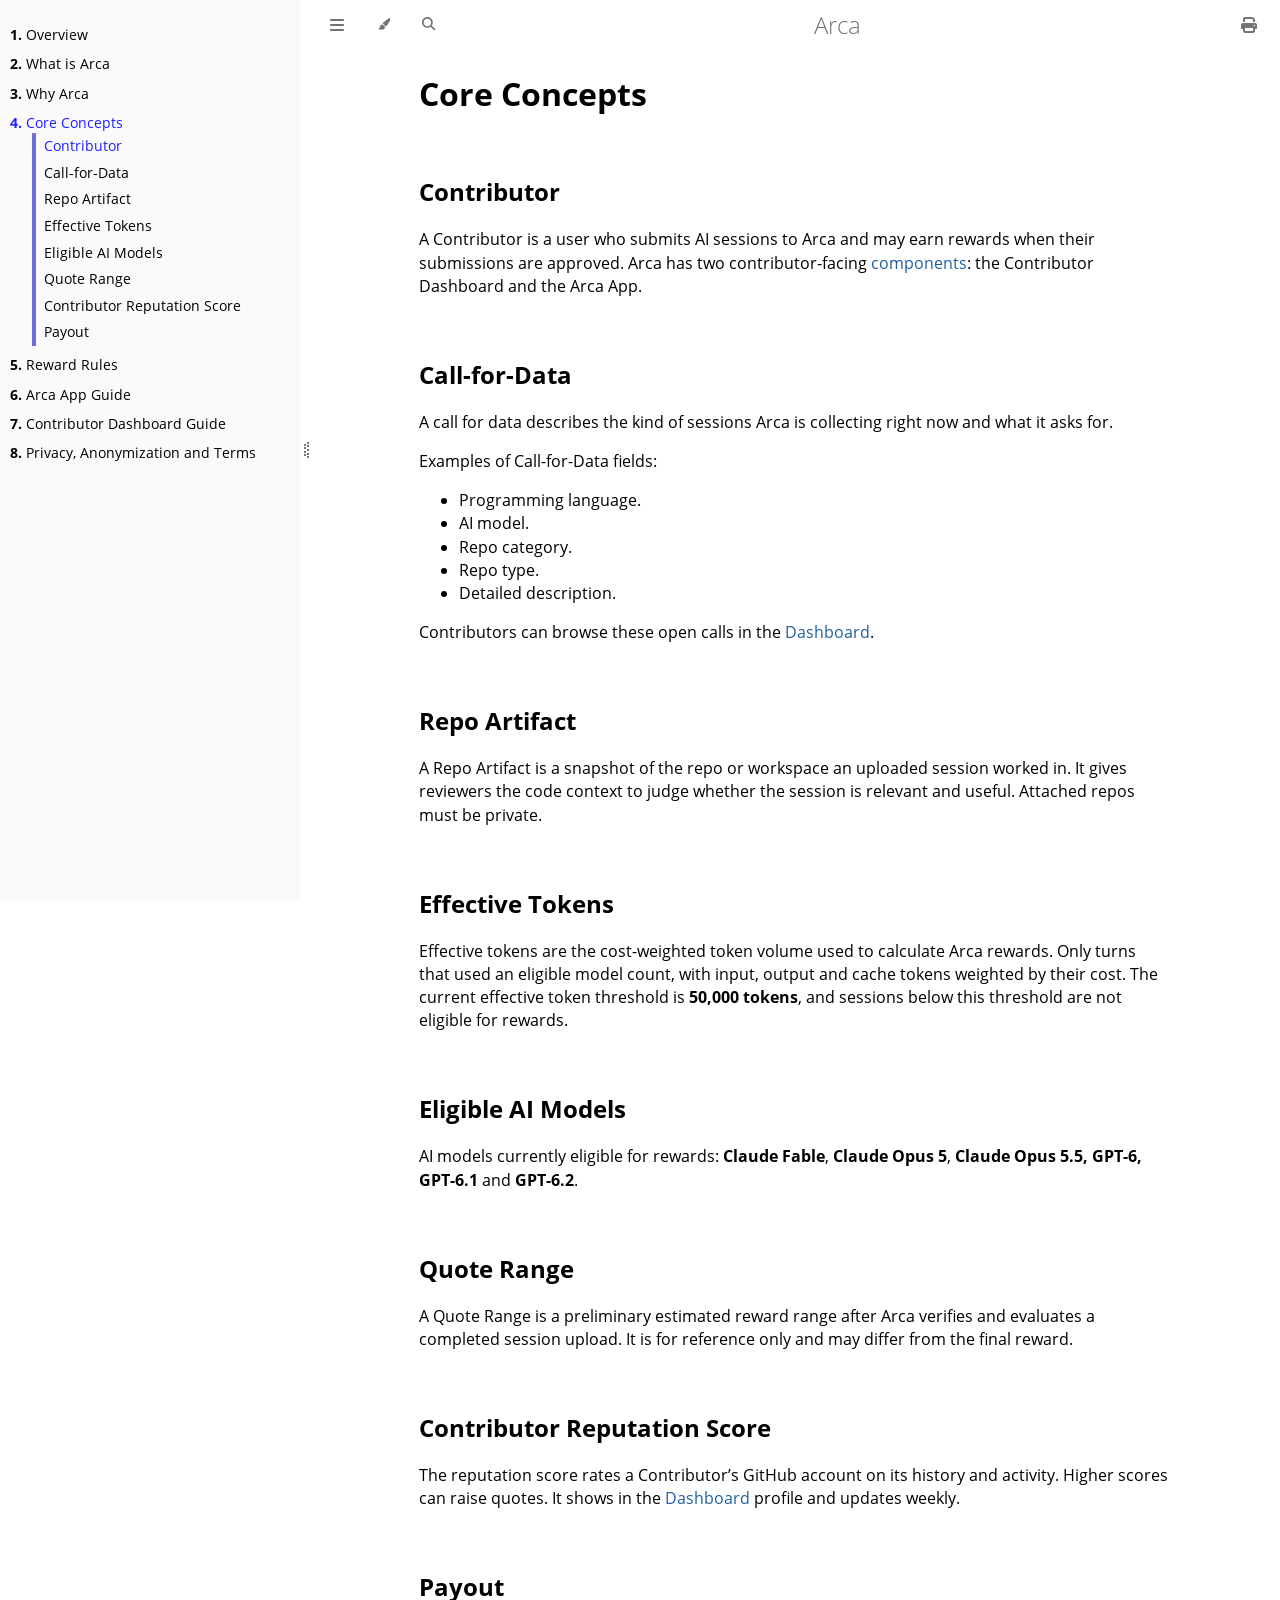
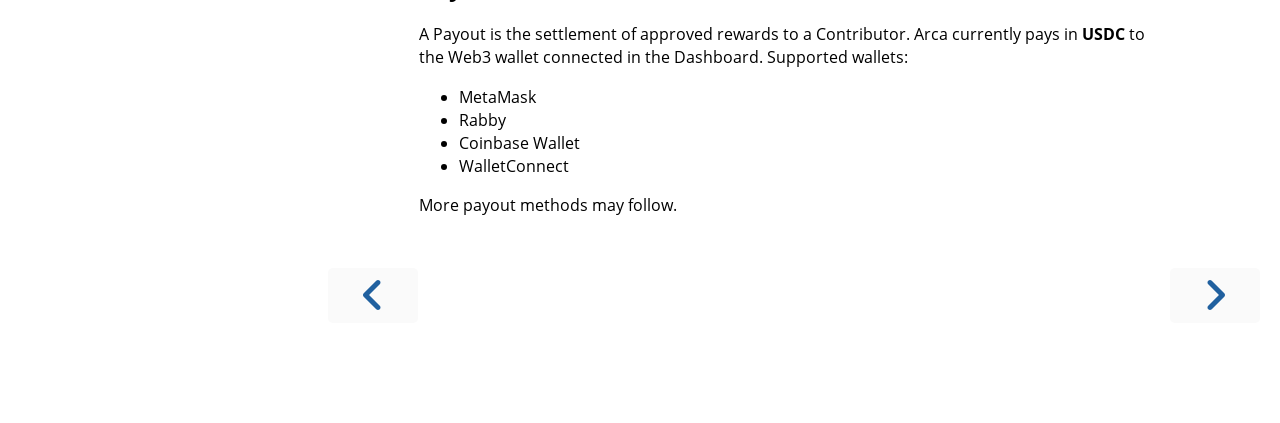
<file: 4.-core-concepts.html>
<!DOCTYPE HTML>
<html lang="en" class="light sidebar-visible" dir="ltr">
    <head>
        <!-- Book generated using mdBook -->
        <meta charset="UTF-8">
        <title>Core Concepts - Arca</title>


        <!-- Custom HTML head -->

        <meta name="description" content="">
        <meta name="viewport" content="width=device-width, initial-scale=1">
        <meta name="theme-color" content="#ffffff">

        <link rel="shortcut icon" href="favicon-ba5fc74e.png">
        <link rel="stylesheet" href="css/variables-8adf115d.css">
        <link rel="stylesheet" href="css/general-2459343d.css">
        <link rel="stylesheet" href="css/chrome-cc69e1fb.css">
        <link rel="stylesheet" href="css/print-9e4910d8.css" media="print">

        <!-- Fonts -->
        <link rel="stylesheet" href="fonts/fonts-9644e21d.css">

        <!-- Highlight.js Stylesheets -->
        <link rel="stylesheet" id="mdbook-highlight-css" href="highlight-493f70e1.css">
        <link rel="stylesheet" id="mdbook-tomorrow-night-css" href="tomorrow-night-4c0ae647.css">
        <link rel="stylesheet" id="mdbook-ayu-highlight-css" href="ayu-highlight-56612340.css">

        <!-- Custom theme stylesheets -->
        <link rel="stylesheet" href="theme/custom-26febc59.css">


        <!-- Provide site root and default themes to javascript -->
        <script>
            const path_to_root = "";
            const default_light_theme = "light";
            const default_dark_theme = "navy";
            window.path_to_searchindex_js = "searchindex-d7a85a05.js";
        </script>
        <!-- Start loading toc.js asap -->
        <script src="toc-8098f96a.js"></script>
    </head>
    <body>
    <div id="mdbook-help-container">
        <div id="mdbook-help-popup">
            <h2 class="mdbook-help-title">Keyboard shortcuts</h2>
            <div>
                <p>Press <kbd>←</kbd> or <kbd>→</kbd> to navigate between chapters</p>
                <p>Press <kbd>S</kbd> or <kbd>/</kbd> to search in the book</p>
                <p>Press <kbd>?</kbd> to show this help</p>
                <p>Press <kbd>Esc</kbd> to hide this help</p>
            </div>
        </div>
    </div>
    <div id="mdbook-body-container">
        <!-- Work around some values being stored in localStorage wrapped in quotes -->
        <script>
            try {
                let theme = localStorage.getItem('mdbook-theme');
                let sidebar = localStorage.getItem('mdbook-sidebar');

                if (theme.startsWith('"') && theme.endsWith('"')) {
                    localStorage.setItem('mdbook-theme', theme.slice(1, theme.length - 1));
                }

                if (sidebar.startsWith('"') && sidebar.endsWith('"')) {
                    localStorage.setItem('mdbook-sidebar', sidebar.slice(1, sidebar.length - 1));
                }
            } catch (e) { }
        </script>

        <!-- Set the theme before any content is loaded, prevents flash -->
        <script>
            const default_theme = window.matchMedia("(prefers-color-scheme: dark)").matches ? default_dark_theme : default_light_theme;
            let theme;
            try { theme = localStorage.getItem('mdbook-theme'); } catch(e) { }
            if (theme === null || theme === undefined) { theme = default_theme; }
            const html = document.documentElement;
            html.classList.remove('light')
            html.classList.add(theme);
            html.classList.add("js");
        </script>

        <input type="checkbox" id="mdbook-sidebar-toggle-anchor" class="hidden">

        <!-- Hide / unhide sidebar before it is displayed -->
        <script>
            let sidebar = null;
            const sidebar_toggle = document.getElementById("mdbook-sidebar-toggle-anchor");
            if (document.body.clientWidth >= 1080) {
                try { sidebar = localStorage.getItem('mdbook-sidebar'); } catch(e) { }
                sidebar = sidebar || 'visible';
            } else {
                sidebar = 'hidden';
                sidebar_toggle.checked = false;
            }
            if (sidebar === 'visible') {
                sidebar_toggle.checked = true;
            } else {
                html.classList.remove('sidebar-visible');
            }
        </script>

        <nav id="mdbook-sidebar" class="sidebar" aria-label="Table of contents">
            <!-- populated by js -->
            <mdbook-sidebar-scrollbox class="sidebar-scrollbox"></mdbook-sidebar-scrollbox>
            <noscript>
                <iframe class="sidebar-iframe-outer" src="toc.html"></iframe>
            </noscript>
            <div id="mdbook-sidebar-resize-handle" class="sidebar-resize-handle">
                <div class="sidebar-resize-indicator"></div>
            </div>
        </nav>

        <div id="mdbook-page-wrapper" class="page-wrapper">

            <div class="page">
                <div id="mdbook-menu-bar-hover-placeholder"></div>
                <div id="mdbook-menu-bar" class="menu-bar sticky">
                    <div class="left-buttons">
                        <label id="mdbook-sidebar-toggle" class="icon-button" for="mdbook-sidebar-toggle-anchor" title="Toggle Table of Contents" aria-label="Toggle Table of Contents" aria-controls="mdbook-sidebar">
                            <span class=fa-svg><svg xmlns="http://www.w3.org/2000/svg" viewBox="0 0 448 512"><!--! Font Awesome Free 6.2.0 by @fontawesome - https://fontawesome.com License - https://fontawesome.com/license/free (Icons: CC BY 4.0, Fonts: SIL OFL 1.1, Code: MIT License) Copyright 2022 Fonticons, Inc. --><path d="M0 96C0 78.3 14.3 64 32 64H416c17.7 0 32 14.3 32 32s-14.3 32-32 32H32C14.3 128 0 113.7 0 96zM0 256c0-17.7 14.3-32 32-32H416c17.7 0 32 14.3 32 32s-14.3 32-32 32H32c-17.7 0-32-14.3-32-32zM448 416c0 17.7-14.3 32-32 32H32c-17.7 0-32-14.3-32-32s14.3-32 32-32H416c17.7 0 32 14.3 32 32z"/></svg></span>
                        </label>
                        <button id="mdbook-theme-toggle" class="icon-button" type="button" title="Change theme" aria-label="Change theme" aria-haspopup="true" aria-expanded="false" aria-controls="mdbook-theme-list">
                            <span class=fa-svg><svg xmlns="http://www.w3.org/2000/svg" viewBox="0 0 576 512"><!--! Font Awesome Free 6.2.0 by @fontawesome - https://fontawesome.com License - https://fontawesome.com/license/free (Icons: CC BY 4.0, Fonts: SIL OFL 1.1, Code: MIT License) Copyright 2022 Fonticons, Inc. --><path d="M371.3 367.1c27.3-3.9 51.9-19.4 67.2-42.9L600.2 74.1c12.6-19.5 9.4-45.3-7.6-61.2S549.7-4.4 531.1 9.6L294.4 187.2c-24 18-38.2 46.1-38.4 76.1L371.3 367.1zm-19.6 25.4l-116-104.4C175.9 290.3 128 339.6 128 400c0 3.9 .2 7.8 .6 11.6c1.8 17.5-10.2 36.4-27.8 36.4H96c-17.7 0-32 14.3-32 32s14.3 32 32 32H240c61.9 0 112-50.1 112-112c0-2.5-.1-5-.2-7.5z"/></svg></span>
                        </button>
                        <ul id="mdbook-theme-list" class="theme-popup" aria-label="Themes" role="menu">
                            <li role="none"><button role="menuitem" class="theme" id="mdbook-theme-default_theme">Auto</button></li>
                            <li role="none"><button role="menuitem" class="theme" id="mdbook-theme-light">Light</button></li>
                            <li role="none"><button role="menuitem" class="theme" id="mdbook-theme-rust">Rust</button></li>
                            <li role="none"><button role="menuitem" class="theme" id="mdbook-theme-coal">Coal</button></li>
                            <li role="none"><button role="menuitem" class="theme" id="mdbook-theme-navy">Navy</button></li>
                            <li role="none"><button role="menuitem" class="theme" id="mdbook-theme-ayu">Ayu</button></li>
                        </ul>
                        <button id="mdbook-search-toggle" class="icon-button" type="button" title="Search (`/`)" aria-label="Toggle Searchbar" aria-expanded="false" aria-keyshortcuts="/ s" aria-controls="mdbook-searchbar">
                            <span class=fa-svg><svg xmlns="http://www.w3.org/2000/svg" viewBox="0 0 512 512"><!--! Font Awesome Free 6.2.0 by @fontawesome - https://fontawesome.com License - https://fontawesome.com/license/free (Icons: CC BY 4.0, Fonts: SIL OFL 1.1, Code: MIT License) Copyright 2022 Fonticons, Inc. --><path d="M416 208c0 45.9-14.9 88.3-40 122.7L502.6 457.4c12.5 12.5 12.5 32.8 0 45.3s-32.8 12.5-45.3 0L330.7 376c-34.4 25.2-76.8 40-122.7 40C93.1 416 0 322.9 0 208S93.1 0 208 0S416 93.1 416 208zM208 352c79.5 0 144-64.5 144-144s-64.5-144-144-144S64 128.5 64 208s64.5 144 144 144z"/></svg></span>
                        </button>
                    </div>

                    <h1 class="menu-title">Arca</h1>

                    <div class="right-buttons">
                        <a href="print.html" title="Print this book" aria-label="Print this book">
                            <span class=fa-svg id="print-button"><svg xmlns="http://www.w3.org/2000/svg" viewBox="0 0 512 512"><!--! Font Awesome Free 6.2.0 by @fontawesome - https://fontawesome.com License - https://fontawesome.com/license/free (Icons: CC BY 4.0, Fonts: SIL OFL 1.1, Code: MIT License) Copyright 2022 Fonticons, Inc. --><path d="M128 0C92.7 0 64 28.7 64 64v96h64V64H354.7L384 93.3V160h64V93.3c0-17-6.7-33.3-18.7-45.3L400 18.7C388 6.7 371.7 0 354.7 0H128zM384 352v32 64H128V384 368 352H384zm64 32h32c17.7 0 32-14.3 32-32V256c0-35.3-28.7-64-64-64H64c-35.3 0-64 28.7-64 64v96c0 17.7 14.3 32 32 32H64v64c0 35.3 28.7 64 64 64H384c35.3 0 64-28.7 64-64V384zm-16-88c-13.3 0-24-10.7-24-24s10.7-24 24-24s24 10.7 24 24s-10.7 24-24 24z"/></svg></span>
                        </a>

                    </div>
                </div>

                <div id="mdbook-search-wrapper" class="hidden">
                    <form id="mdbook-searchbar-outer" class="searchbar-outer">
                        <div class="search-wrapper">
                            <input type="search" id="mdbook-searchbar" name="searchbar" placeholder="Search this book ..." aria-controls="mdbook-searchresults-outer" aria-describedby="searchresults-header">
                            <div class="spinner-wrapper">
                                <span class=fa-svg id="fa-spin"><svg xmlns="http://www.w3.org/2000/svg" viewBox="0 0 512 512"><!--! Font Awesome Free 6.2.0 by @fontawesome - https://fontawesome.com License - https://fontawesome.com/license/free (Icons: CC BY 4.0, Fonts: SIL OFL 1.1, Code: MIT License) Copyright 2022 Fonticons, Inc. --><path d="M304 48c0-26.5-21.5-48-48-48s-48 21.5-48 48s21.5 48 48 48s48-21.5 48-48zm0 416c0-26.5-21.5-48-48-48s-48 21.5-48 48s21.5 48 48 48s48-21.5 48-48zM48 304c26.5 0 48-21.5 48-48s-21.5-48-48-48s-48 21.5-48 48s21.5 48 48 48zm464-48c0-26.5-21.5-48-48-48s-48 21.5-48 48s21.5 48 48 48s48-21.5 48-48zM142.9 437c18.7-18.7 18.7-49.1 0-67.9s-49.1-18.7-67.9 0s-18.7 49.1 0 67.9s49.1 18.7 67.9 0zm0-294.2c18.7-18.7 18.7-49.1 0-67.9S93.7 56.2 75 75s-18.7 49.1 0 67.9s49.1 18.7 67.9 0zM369.1 437c18.7 18.7 49.1 18.7 67.9 0s18.7-49.1 0-67.9s-49.1-18.7-67.9 0s-18.7 49.1 0 67.9z"/></svg></span>
                            </div>
                        </div>
                    </form>
                    <div id="mdbook-searchresults-outer" class="searchresults-outer hidden">
                        <div id="mdbook-searchresults-header" class="searchresults-header"></div>
                        <ul id="mdbook-searchresults">
                        </ul>
                    </div>
                </div>

                <!-- Apply ARIA attributes after the sidebar and the sidebar toggle button are added to the DOM -->
                <script>
                    document.getElementById('mdbook-sidebar-toggle').setAttribute('aria-expanded', sidebar === 'visible');
                    document.getElementById('mdbook-sidebar').setAttribute('aria-hidden', sidebar !== 'visible');
                    Array.from(document.querySelectorAll('#mdbook-sidebar a')).forEach(function(link) {
                        link.setAttribute('tabIndex', sidebar === 'visible' ? 0 : -1);
                    });
                </script>

                <div id="mdbook-content" class="content">
                    <main>
                        <h1 id="core-concepts"><a class="header" href="#core-concepts">Core Concepts</a></h1>
<h2 id="contributor"><a class="header" href="#contributor">Contributor</a></h2>
<p>A Contributor is a user who submits AI sessions to Arca and may earn rewards when their submissions are approved. Arca has two contributor-facing <a href="2.-what-is-arca.html#how-arca-works">components</a>: the Contributor Dashboard and the Arca App.</p>
<h2 id="call-for-data"><a class="header" href="#call-for-data">Call-for-Data</a></h2>
<p>A call for data describes the kind of sessions Arca is collecting right now and what it asks for.</p>
<p>Examples of Call-for-Data fields:</p>
<ul>
<li>Programming language.</li>
<li>AI model.</li>
<li>Repo category.</li>
<li>Repo type.</li>
<li>Detailed description.</li>
</ul>
<p>Contributors can browse these open calls in the <a href="7.-contributor-dashboard-guide.html">Dashboard</a>.</p>
<h2 id="repo-artifact"><a class="header" href="#repo-artifact">Repo Artifact</a></h2>
<p>A Repo Artifact is a snapshot of the repo or workspace an uploaded session worked in. It gives reviewers the code context to judge whether the session is relevant and useful. Attached repos must be private.</p>
<h2 id="effective-tokens"><a class="header" href="#effective-tokens">Effective Tokens</a></h2>
<p>Effective tokens are the cost-weighted token volume used to calculate Arca rewards. Only turns that used an eligible model count, with input, output and cache tokens weighted by their cost. The current effective token threshold is <strong>50,000 tokens</strong>, and sessions below this threshold are not eligible for rewards.</p>
<h2 id="eligible-ai-models"><a class="header" href="#eligible-ai-models">Eligible AI Models</a></h2>
<p>AI models currently eligible for rewards: <strong>Claude Fable</strong>, <strong>Claude Opus 5</strong>, <strong>Claude Opus 5.5, GPT-6, GPT-6.1</strong> and <strong>GPT-6.2</strong>.</p>
<h2 id="quote-range"><a class="header" href="#quote-range">Quote Range</a></h2>
<p>A Quote Range is a preliminary estimated reward range after Arca verifies and evaluates a completed session upload. It is for reference only and may differ from the final reward.</p>
<h2 id="contributor-reputation-score"><a class="header" href="#contributor-reputation-score">Contributor Reputation Score</a></h2>
<p>The reputation score rates a Contributor’s GitHub account on its history and activity. Higher scores can raise quotes. It shows in the <a href="7.-contributor-dashboard-guide.html#connect-github">Dashboard</a> profile and updates weekly.</p>
<h2 id="payout"><a class="header" href="#payout">Payout</a></h2>
<p>A Payout is the settlement of approved rewards to a Contributor. Arca currently pays in <strong>USDC</strong> to the Web3 wallet connected in the Dashboard. Supported wallets:</p>
<ul>
<li>MetaMask</li>
<li>Rabby</li>
<li>Coinbase Wallet</li>
<li>WalletConnect</li>
</ul>
<p>More payout methods may follow.</p>

                    </main>

                    <nav class="nav-wrapper" aria-label="Page navigation">
                        <!-- Mobile navigation buttons -->
                            <a rel="prev" href="3.-why-arca.html" class="mobile-nav-chapters previous" title="Previous chapter" aria-label="Previous chapter" aria-keyshortcuts="Left">
                                <span class=fa-svg><svg xmlns="http://www.w3.org/2000/svg" viewBox="0 0 320 512"><!--! Font Awesome Free 6.2.0 by @fontawesome - https://fontawesome.com License - https://fontawesome.com/license/free (Icons: CC BY 4.0, Fonts: SIL OFL 1.1, Code: MIT License) Copyright 2022 Fonticons, Inc. --><path d="M41.4 233.4c-12.5 12.5-12.5 32.8 0 45.3l160 160c12.5 12.5 32.8 12.5 45.3 0s12.5-32.8 0-45.3L109.3 256 246.6 118.6c12.5-12.5 12.5-32.8 0-45.3s-32.8-12.5-45.3 0l-160 160z"/></svg></span>
                            </a>

                            <a rel="next prefetch" href="5.-reward-rules.html" class="mobile-nav-chapters next" title="Next chapter" aria-label="Next chapter" aria-keyshortcuts="Right">
                                <span class=fa-svg><svg xmlns="http://www.w3.org/2000/svg" viewBox="0 0 320 512"><!--! Font Awesome Free 6.2.0 by @fontawesome - https://fontawesome.com License - https://fontawesome.com/license/free (Icons: CC BY 4.0, Fonts: SIL OFL 1.1, Code: MIT License) Copyright 2022 Fonticons, Inc. --><path d="M278.6 233.4c12.5 12.5 12.5 32.8 0 45.3l-160 160c-12.5 12.5-32.8 12.5-45.3 0s-12.5-32.8 0-45.3L210.7 256 73.4 118.6c-12.5-12.5-12.5-32.8 0-45.3s32.8-12.5 45.3 0l160 160z"/></svg></span>
                            </a>

                        <div style="clear: both"></div>
                    </nav>
                </div>
            </div>

            <nav class="nav-wide-wrapper" aria-label="Page navigation">
                    <a rel="prev" href="3.-why-arca.html" class="nav-chapters previous" title="Previous chapter" aria-label="Previous chapter" aria-keyshortcuts="Left">
                        <span class=fa-svg><svg xmlns="http://www.w3.org/2000/svg" viewBox="0 0 320 512"><!--! Font Awesome Free 6.2.0 by @fontawesome - https://fontawesome.com License - https://fontawesome.com/license/free (Icons: CC BY 4.0, Fonts: SIL OFL 1.1, Code: MIT License) Copyright 2022 Fonticons, Inc. --><path d="M41.4 233.4c-12.5 12.5-12.5 32.8 0 45.3l160 160c12.5 12.5 32.8 12.5 45.3 0s12.5-32.8 0-45.3L109.3 256 246.6 118.6c12.5-12.5 12.5-32.8 0-45.3s-32.8-12.5-45.3 0l-160 160z"/></svg></span>
                    </a>

                    <a rel="next prefetch" href="5.-reward-rules.html" class="nav-chapters next" title="Next chapter" aria-label="Next chapter" aria-keyshortcuts="Right">
                        <span class=fa-svg><svg xmlns="http://www.w3.org/2000/svg" viewBox="0 0 320 512"><!--! Font Awesome Free 6.2.0 by @fontawesome - https://fontawesome.com License - https://fontawesome.com/license/free (Icons: CC BY 4.0, Fonts: SIL OFL 1.1, Code: MIT License) Copyright 2022 Fonticons, Inc. --><path d="M278.6 233.4c12.5 12.5 12.5 32.8 0 45.3l-160 160c-12.5 12.5-32.8 12.5-45.3 0s-12.5-32.8 0-45.3L210.7 256 73.4 118.6c-12.5-12.5-12.5-32.8 0-45.3s32.8-12.5 45.3 0l160 160z"/></svg></span>
                    </a>
            </nav>

        </div>

        <template id=fa-eye><span class=fa-svg><svg xmlns="http://www.w3.org/2000/svg" viewBox="0 0 576 512"><!--! Font Awesome Free 6.2.0 by @fontawesome - https://fontawesome.com License - https://fontawesome.com/license/free (Icons: CC BY 4.0, Fonts: SIL OFL 1.1, Code: MIT License) Copyright 2022 Fonticons, Inc. --><path d="M288 32c-80.8 0-145.5 36.8-192.6 80.6C48.6 156 17.3 208 2.5 243.7c-3.3 7.9-3.3 16.7 0 24.6C17.3 304 48.6 356 95.4 399.4C142.5 443.2 207.2 480 288 480s145.5-36.8 192.6-80.6c46.8-43.5 78.1-95.4 93-131.1c3.3-7.9 3.3-16.7 0-24.6c-14.9-35.7-46.2-87.7-93-131.1C433.5 68.8 368.8 32 288 32zM432 256c0 79.5-64.5 144-144 144s-144-64.5-144-144s64.5-144 144-144s144 64.5 144 144zM288 192c0 35.3-28.7 64-64 64c-11.5 0-22.3-3-31.6-8.4c-.2 2.8-.4 5.5-.4 8.4c0 53 43 96 96 96s96-43 96-96s-43-96-96-96c-2.8 0-5.6 .1-8.4 .4c5.3 9.3 8.4 20.1 8.4 31.6z"/></svg></span></template>
        <template id=fa-eye-slash><span class=fa-svg><svg xmlns="http://www.w3.org/2000/svg" viewBox="0 0 640 512"><!--! Font Awesome Free 6.2.0 by @fontawesome - https://fontawesome.com License - https://fontawesome.com/license/free (Icons: CC BY 4.0, Fonts: SIL OFL 1.1, Code: MIT License) Copyright 2022 Fonticons, Inc. --><path d="M38.8 5.1C28.4-3.1 13.3-1.2 5.1 9.2S-1.2 34.7 9.2 42.9l592 464c10.4 8.2 25.5 6.3 33.7-4.1s6.3-25.5-4.1-33.7L525.6 386.7c39.6-40.6 66.4-86.1 79.9-118.4c3.3-7.9 3.3-16.7 0-24.6c-14.9-35.7-46.2-87.7-93-131.1C465.5 68.8 400.8 32 320 32c-68.2 0-125 26.3-169.3 60.8L38.8 5.1zM223.1 149.5C248.6 126.2 282.7 112 320 112c79.5 0 144 64.5 144 144c0 24.9-6.3 48.3-17.4 68.7L408 294.5c5.2-11.8 8-24.8 8-38.5c0-53-43-96-96-96c-2.8 0-5.6 .1-8.4 .4c5.3 9.3 8.4 20.1 8.4 31.6c0 10.2-2.4 19.8-6.6 28.3l-90.3-70.8zm223.1 298L373 389.9c-16.4 6.5-34.3 10.1-53 10.1c-79.5 0-144-64.5-144-144c0-6.9 .5-13.6 1.4-20.2L83.1 161.5C60.3 191.2 44 220.8 34.5 243.7c-3.3 7.9-3.3 16.7 0 24.6c14.9 35.7 46.2 87.7 93 131.1C174.5 443.2 239.2 480 320 480c47.8 0 89.9-12.9 126.2-32.5z"/></svg></span></template>
        <template id=fa-copy><span class=fa-svg><svg xmlns="http://www.w3.org/2000/svg" viewBox="0 0 512 512"><!--! Font Awesome Free 6.2.0 by @fontawesome - https://fontawesome.com License - https://fontawesome.com/license/free (Icons: CC BY 4.0, Fonts: SIL OFL 1.1, Code: MIT License) Copyright 2022 Fonticons, Inc. --><path d="M502.6 70.63l-61.25-61.25C435.4 3.371 427.2 0 418.7 0H255.1c-35.35 0-64 28.66-64 64l.0195 256C192 355.4 220.7 384 256 384h192c35.2 0 64-28.8 64-64V93.25C512 84.77 508.6 76.63 502.6 70.63zM464 320c0 8.836-7.164 16-16 16H255.1c-8.838 0-16-7.164-16-16L239.1 64.13c0-8.836 7.164-16 16-16h128L384 96c0 17.67 14.33 32 32 32h47.1V320zM272 448c0 8.836-7.164 16-16 16H63.1c-8.838 0-16-7.164-16-16L47.98 192.1c0-8.836 7.164-16 16-16H160V128H63.99c-35.35 0-64 28.65-64 64l.0098 256C.002 483.3 28.66 512 64 512h192c35.2 0 64-28.8 64-64v-32h-47.1L272 448z"/></svg></span></template>
        <template id=fa-play><span class=fa-svg><svg xmlns="http://www.w3.org/2000/svg" viewBox="0 0 384 512"><!--! Font Awesome Free 6.2.0 by @fontawesome - https://fontawesome.com License - https://fontawesome.com/license/free (Icons: CC BY 4.0, Fonts: SIL OFL 1.1, Code: MIT License) Copyright 2022 Fonticons, Inc. --><path d="M73 39c-14.8-9.1-33.4-9.4-48.5-.9S0 62.6 0 80V432c0 17.4 9.4 33.4 24.5 41.9s33.7 8.1 48.5-.9L361 297c14.3-8.7 23-24.2 23-41s-8.7-32.2-23-41L73 39z"/></svg></span></template>
        <template id=fa-clock-rotate-left><span class=fa-svg><svg xmlns="http://www.w3.org/2000/svg" viewBox="0 0 512 512"><!--! Font Awesome Free 6.2.0 by @fontawesome - https://fontawesome.com License - https://fontawesome.com/license/free (Icons: CC BY 4.0, Fonts: SIL OFL 1.1, Code: MIT License) Copyright 2022 Fonticons, Inc. --><path d="M75 75L41 41C25.9 25.9 0 36.6 0 57.9V168c0 13.3 10.7 24 24 24H134.1c21.4 0 32.1-25.9 17-41l-30.8-30.8C155 85.5 203 64 256 64c106 0 192 86 192 192s-86 192-192 192c-40.8 0-78.6-12.7-109.7-34.4c-14.5-10.1-34.4-6.6-44.6 7.9s-6.6 34.4 7.9 44.6C151.2 495 201.7 512 256 512c141.4 0 256-114.6 256-256S397.4 0 256 0C185.3 0 121.3 28.7 75 75zm181 53c-13.3 0-24 10.7-24 24V256c0 6.4 2.5 12.5 7 17l72 72c9.4 9.4 24.6 9.4 33.9 0s9.4-24.6 0-33.9l-65-65V152c0-13.3-10.7-24-24-24z"/></svg></span></template>



        <script>
            window.playground_copyable = true;
        </script>


        <script src="elasticlunr-ef4e11c1.min.js"></script>
        <script src="mark-09e88c2c.min.js"></script>
        <script src="searcher-c2a407aa.js"></script>

        <script src="clipboard-1626706a.min.js"></script>
        <script src="highlight-abc7f01d.js"></script>
        <script src="book-a0b12cfe.js"></script>

        <!-- Custom JS scripts -->
        <script src="theme/mermaid-216156ec.js"></script>



    </div>
    </body>
</html>
</file>
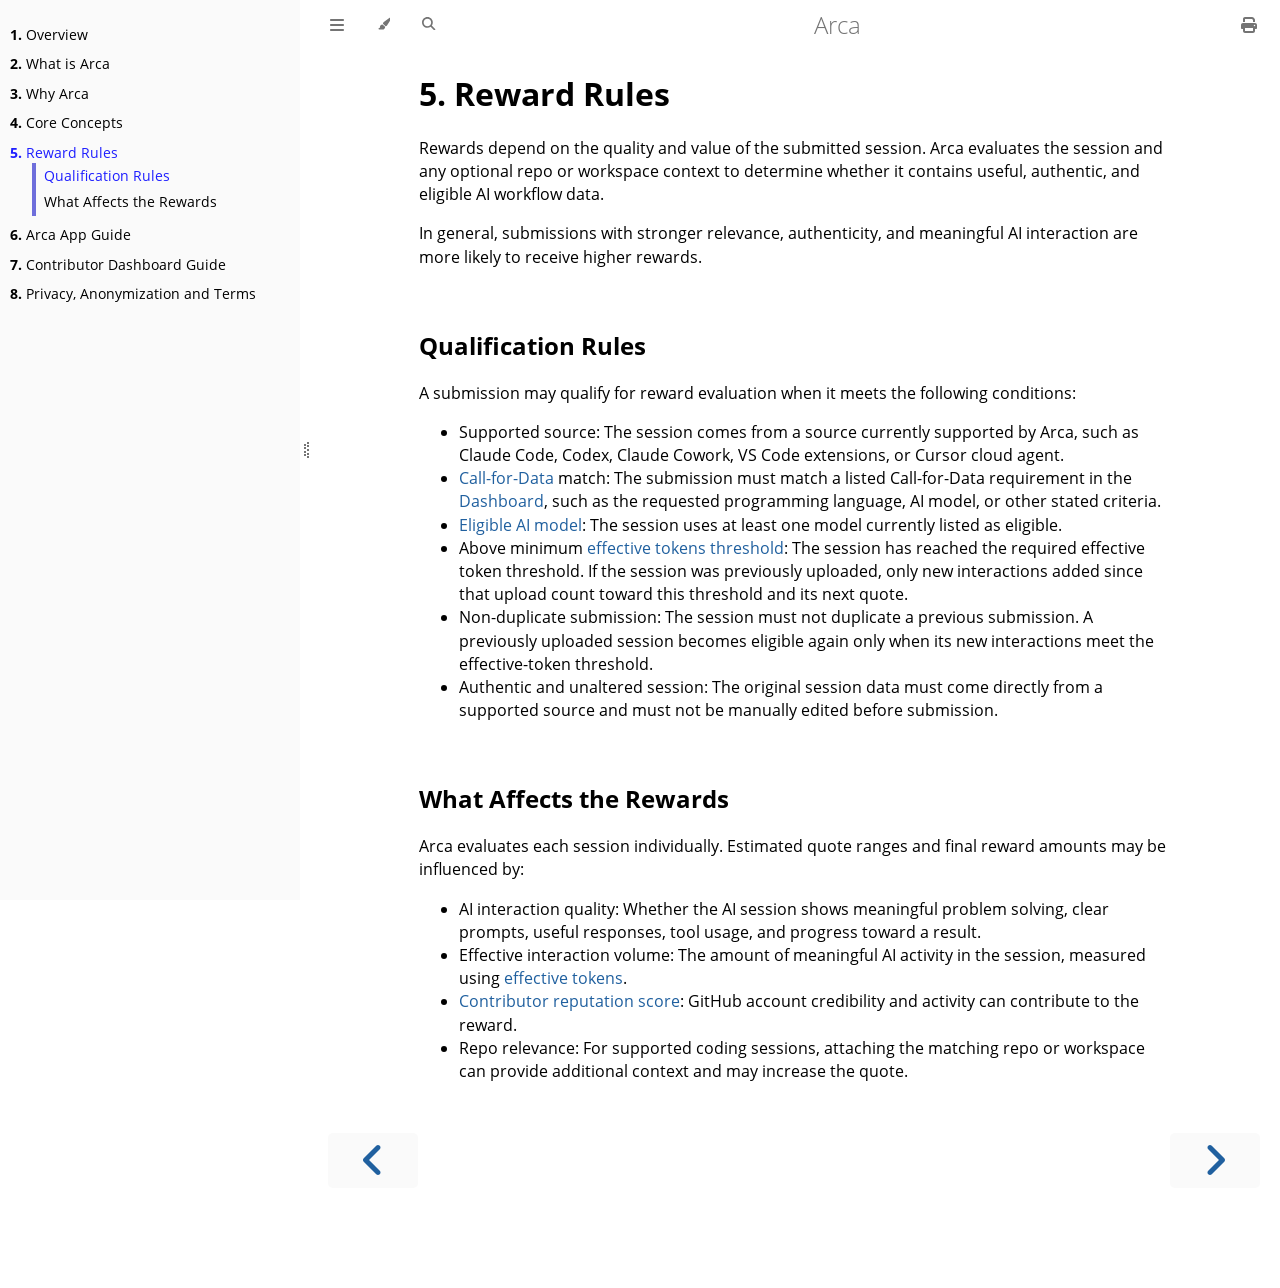
<file: 5.-reward-rules.html>
<!DOCTYPE HTML>
<html lang="en" class="light sidebar-visible" dir="ltr">
    <head>
        <!-- Book generated using mdBook -->
        <meta charset="UTF-8">
        <title>Reward Rules - Arca</title>


        <!-- Custom HTML head -->

        <meta name="description" content="">
        <meta name="viewport" content="width=device-width, initial-scale=1">
        <meta name="theme-color" content="#ffffff">

        <link rel="shortcut icon" href="favicon-ba5fc74e.png">
        <link rel="stylesheet" href="css/variables-8adf115d.css">
        <link rel="stylesheet" href="css/general-2459343d.css">
        <link rel="stylesheet" href="css/chrome-cc69e1fb.css">
        <link rel="stylesheet" href="css/print-9e4910d8.css" media="print">

        <!-- Fonts -->
        <link rel="stylesheet" href="fonts/fonts-9644e21d.css">

        <!-- Highlight.js Stylesheets -->
        <link rel="stylesheet" id="mdbook-highlight-css" href="highlight-493f70e1.css">
        <link rel="stylesheet" id="mdbook-tomorrow-night-css" href="tomorrow-night-4c0ae647.css">
        <link rel="stylesheet" id="mdbook-ayu-highlight-css" href="ayu-highlight-56612340.css">

        <!-- Custom theme stylesheets -->
        <link rel="stylesheet" href="theme/custom-26febc59.css">


        <!-- Provide site root and default themes to javascript -->
        <script>
            const path_to_root = "";
            const default_light_theme = "light";
            const default_dark_theme = "navy";
            window.path_to_searchindex_js = "searchindex-d7a85a05.js";
        </script>
        <!-- Start loading toc.js asap -->
        <script src="toc-8098f96a.js"></script>
    </head>
    <body>
    <div id="mdbook-help-container">
        <div id="mdbook-help-popup">
            <h2 class="mdbook-help-title">Keyboard shortcuts</h2>
            <div>
                <p>Press <kbd>←</kbd> or <kbd>→</kbd> to navigate between chapters</p>
                <p>Press <kbd>S</kbd> or <kbd>/</kbd> to search in the book</p>
                <p>Press <kbd>?</kbd> to show this help</p>
                <p>Press <kbd>Esc</kbd> to hide this help</p>
            </div>
        </div>
    </div>
    <div id="mdbook-body-container">
        <!-- Work around some values being stored in localStorage wrapped in quotes -->
        <script>
            try {
                let theme = localStorage.getItem('mdbook-theme');
                let sidebar = localStorage.getItem('mdbook-sidebar');

                if (theme.startsWith('"') && theme.endsWith('"')) {
                    localStorage.setItem('mdbook-theme', theme.slice(1, theme.length - 1));
                }

                if (sidebar.startsWith('"') && sidebar.endsWith('"')) {
                    localStorage.setItem('mdbook-sidebar', sidebar.slice(1, sidebar.length - 1));
                }
            } catch (e) { }
        </script>

        <!-- Set the theme before any content is loaded, prevents flash -->
        <script>
            const default_theme = window.matchMedia("(prefers-color-scheme: dark)").matches ? default_dark_theme : default_light_theme;
            let theme;
            try { theme = localStorage.getItem('mdbook-theme'); } catch(e) { }
            if (theme === null || theme === undefined) { theme = default_theme; }
            const html = document.documentElement;
            html.classList.remove('light')
            html.classList.add(theme);
            html.classList.add("js");
        </script>

        <input type="checkbox" id="mdbook-sidebar-toggle-anchor" class="hidden">

        <!-- Hide / unhide sidebar before it is displayed -->
        <script>
            let sidebar = null;
            const sidebar_toggle = document.getElementById("mdbook-sidebar-toggle-anchor");
            if (document.body.clientWidth >= 1080) {
                try { sidebar = localStorage.getItem('mdbook-sidebar'); } catch(e) { }
                sidebar = sidebar || 'visible';
            } else {
                sidebar = 'hidden';
                sidebar_toggle.checked = false;
            }
            if (sidebar === 'visible') {
                sidebar_toggle.checked = true;
            } else {
                html.classList.remove('sidebar-visible');
            }
        </script>

        <nav id="mdbook-sidebar" class="sidebar" aria-label="Table of contents">
            <!-- populated by js -->
            <mdbook-sidebar-scrollbox class="sidebar-scrollbox"></mdbook-sidebar-scrollbox>
            <noscript>
                <iframe class="sidebar-iframe-outer" src="toc.html"></iframe>
            </noscript>
            <div id="mdbook-sidebar-resize-handle" class="sidebar-resize-handle">
                <div class="sidebar-resize-indicator"></div>
            </div>
        </nav>

        <div id="mdbook-page-wrapper" class="page-wrapper">

            <div class="page">
                <div id="mdbook-menu-bar-hover-placeholder"></div>
                <div id="mdbook-menu-bar" class="menu-bar sticky">
                    <div class="left-buttons">
                        <label id="mdbook-sidebar-toggle" class="icon-button" for="mdbook-sidebar-toggle-anchor" title="Toggle Table of Contents" aria-label="Toggle Table of Contents" aria-controls="mdbook-sidebar">
                            <span class=fa-svg><svg xmlns="http://www.w3.org/2000/svg" viewBox="0 0 448 512"><!--! Font Awesome Free 6.2.0 by @fontawesome - https://fontawesome.com License - https://fontawesome.com/license/free (Icons: CC BY 4.0, Fonts: SIL OFL 1.1, Code: MIT License) Copyright 2022 Fonticons, Inc. --><path d="M0 96C0 78.3 14.3 64 32 64H416c17.7 0 32 14.3 32 32s-14.3 32-32 32H32C14.3 128 0 113.7 0 96zM0 256c0-17.7 14.3-32 32-32H416c17.7 0 32 14.3 32 32s-14.3 32-32 32H32c-17.7 0-32-14.3-32-32zM448 416c0 17.7-14.3 32-32 32H32c-17.7 0-32-14.3-32-32s14.3-32 32-32H416c17.7 0 32 14.3 32 32z"/></svg></span>
                        </label>
                        <button id="mdbook-theme-toggle" class="icon-button" type="button" title="Change theme" aria-label="Change theme" aria-haspopup="true" aria-expanded="false" aria-controls="mdbook-theme-list">
                            <span class=fa-svg><svg xmlns="http://www.w3.org/2000/svg" viewBox="0 0 576 512"><!--! Font Awesome Free 6.2.0 by @fontawesome - https://fontawesome.com License - https://fontawesome.com/license/free (Icons: CC BY 4.0, Fonts: SIL OFL 1.1, Code: MIT License) Copyright 2022 Fonticons, Inc. --><path d="M371.3 367.1c27.3-3.9 51.9-19.4 67.2-42.9L600.2 74.1c12.6-19.5 9.4-45.3-7.6-61.2S549.7-4.4 531.1 9.6L294.4 187.2c-24 18-38.2 46.1-38.4 76.1L371.3 367.1zm-19.6 25.4l-116-104.4C175.9 290.3 128 339.6 128 400c0 3.9 .2 7.8 .6 11.6c1.8 17.5-10.2 36.4-27.8 36.4H96c-17.7 0-32 14.3-32 32s14.3 32 32 32H240c61.9 0 112-50.1 112-112c0-2.5-.1-5-.2-7.5z"/></svg></span>
                        </button>
                        <ul id="mdbook-theme-list" class="theme-popup" aria-label="Themes" role="menu">
                            <li role="none"><button role="menuitem" class="theme" id="mdbook-theme-default_theme">Auto</button></li>
                            <li role="none"><button role="menuitem" class="theme" id="mdbook-theme-light">Light</button></li>
                            <li role="none"><button role="menuitem" class="theme" id="mdbook-theme-rust">Rust</button></li>
                            <li role="none"><button role="menuitem" class="theme" id="mdbook-theme-coal">Coal</button></li>
                            <li role="none"><button role="menuitem" class="theme" id="mdbook-theme-navy">Navy</button></li>
                            <li role="none"><button role="menuitem" class="theme" id="mdbook-theme-ayu">Ayu</button></li>
                        </ul>
                        <button id="mdbook-search-toggle" class="icon-button" type="button" title="Search (`/`)" aria-label="Toggle Searchbar" aria-expanded="false" aria-keyshortcuts="/ s" aria-controls="mdbook-searchbar">
                            <span class=fa-svg><svg xmlns="http://www.w3.org/2000/svg" viewBox="0 0 512 512"><!--! Font Awesome Free 6.2.0 by @fontawesome - https://fontawesome.com License - https://fontawesome.com/license/free (Icons: CC BY 4.0, Fonts: SIL OFL 1.1, Code: MIT License) Copyright 2022 Fonticons, Inc. --><path d="M416 208c0 45.9-14.9 88.3-40 122.7L502.6 457.4c12.5 12.5 12.5 32.8 0 45.3s-32.8 12.5-45.3 0L330.7 376c-34.4 25.2-76.8 40-122.7 40C93.1 416 0 322.9 0 208S93.1 0 208 0S416 93.1 416 208zM208 352c79.5 0 144-64.5 144-144s-64.5-144-144-144S64 128.5 64 208s64.5 144 144 144z"/></svg></span>
                        </button>
                    </div>

                    <h1 class="menu-title">Arca</h1>

                    <div class="right-buttons">
                        <a href="print.html" title="Print this book" aria-label="Print this book">
                            <span class=fa-svg id="print-button"><svg xmlns="http://www.w3.org/2000/svg" viewBox="0 0 512 512"><!--! Font Awesome Free 6.2.0 by @fontawesome - https://fontawesome.com License - https://fontawesome.com/license/free (Icons: CC BY 4.0, Fonts: SIL OFL 1.1, Code: MIT License) Copyright 2022 Fonticons, Inc. --><path d="M128 0C92.7 0 64 28.7 64 64v96h64V64H354.7L384 93.3V160h64V93.3c0-17-6.7-33.3-18.7-45.3L400 18.7C388 6.7 371.7 0 354.7 0H128zM384 352v32 64H128V384 368 352H384zm64 32h32c17.7 0 32-14.3 32-32V256c0-35.3-28.7-64-64-64H64c-35.3 0-64 28.7-64 64v96c0 17.7 14.3 32 32 32H64v64c0 35.3 28.7 64 64 64H384c35.3 0 64-28.7 64-64V384zm-16-88c-13.3 0-24-10.7-24-24s10.7-24 24-24s24 10.7 24 24s-10.7 24-24 24z"/></svg></span>
                        </a>

                    </div>
                </div>

                <div id="mdbook-search-wrapper" class="hidden">
                    <form id="mdbook-searchbar-outer" class="searchbar-outer">
                        <div class="search-wrapper">
                            <input type="search" id="mdbook-searchbar" name="searchbar" placeholder="Search this book ..." aria-controls="mdbook-searchresults-outer" aria-describedby="searchresults-header">
                            <div class="spinner-wrapper">
                                <span class=fa-svg id="fa-spin"><svg xmlns="http://www.w3.org/2000/svg" viewBox="0 0 512 512"><!--! Font Awesome Free 6.2.0 by @fontawesome - https://fontawesome.com License - https://fontawesome.com/license/free (Icons: CC BY 4.0, Fonts: SIL OFL 1.1, Code: MIT License) Copyright 2022 Fonticons, Inc. --><path d="M304 48c0-26.5-21.5-48-48-48s-48 21.5-48 48s21.5 48 48 48s48-21.5 48-48zm0 416c0-26.5-21.5-48-48-48s-48 21.5-48 48s21.5 48 48 48s48-21.5 48-48zM48 304c26.5 0 48-21.5 48-48s-21.5-48-48-48s-48 21.5-48 48s21.5 48 48 48zm464-48c0-26.5-21.5-48-48-48s-48 21.5-48 48s21.5 48 48 48s48-21.5 48-48zM142.9 437c18.7-18.7 18.7-49.1 0-67.9s-49.1-18.7-67.9 0s-18.7 49.1 0 67.9s49.1 18.7 67.9 0zm0-294.2c18.7-18.7 18.7-49.1 0-67.9S93.7 56.2 75 75s-18.7 49.1 0 67.9s49.1 18.7 67.9 0zM369.1 437c18.7 18.7 49.1 18.7 67.9 0s18.7-49.1 0-67.9s-49.1-18.7-67.9 0s-18.7 49.1 0 67.9z"/></svg></span>
                            </div>
                        </div>
                    </form>
                    <div id="mdbook-searchresults-outer" class="searchresults-outer hidden">
                        <div id="mdbook-searchresults-header" class="searchresults-header"></div>
                        <ul id="mdbook-searchresults">
                        </ul>
                    </div>
                </div>

                <!-- Apply ARIA attributes after the sidebar and the sidebar toggle button are added to the DOM -->
                <script>
                    document.getElementById('mdbook-sidebar-toggle').setAttribute('aria-expanded', sidebar === 'visible');
                    document.getElementById('mdbook-sidebar').setAttribute('aria-hidden', sidebar !== 'visible');
                    Array.from(document.querySelectorAll('#mdbook-sidebar a')).forEach(function(link) {
                        link.setAttribute('tabIndex', sidebar === 'visible' ? 0 : -1);
                    });
                </script>

                <div id="mdbook-content" class="content">
                    <main>
                        <h1 id="5-reward-rules"><a class="header" href="#5-reward-rules">5. Reward Rules</a></h1>
<p>Rewards depend on the quality and value of the submitted session. Arca evaluates the session and any optional repo or workspace context to determine whether it contains useful, authentic, and eligible AI workflow data.</p>
<p>In general, submissions with stronger relevance, authenticity, and meaningful AI interaction are more likely to receive higher rewards.</p>
<h2 id="qualification-rules"><a class="header" href="#qualification-rules">Qualification Rules</a></h2>
<p>A submission may qualify for reward evaluation when it meets the following conditions:</p>
<ul>
<li>Supported source: The session comes from a source currently supported by Arca, such as Claude Code, Codex, Claude Cowork, VS Code extensions, or Cursor cloud agent.</li>
<li><a href="4.-core-concepts.html#call-for-data">Call-for-Data</a> match: The submission must match a listed Call-for-Data requirement in the <a href="7.-contributor-dashboard-guide.html">Dashboard</a>, such as the requested programming language, AI model, or other stated criteria.</li>
<li><a href="4.-core-concepts.html#eligible-ai-models">Eligible AI model</a>: The session uses at least one model currently listed as eligible.</li>
<li>Above minimum <a href="4.-core-concepts.html#effective-tokens">effective tokens threshold</a>: The session has reached the required effective token threshold. If the session was previously uploaded, only new interactions added since that upload count toward this threshold and its next quote.</li>
<li>Non-duplicate submission: The session must not duplicate a previous submission. A previously uploaded session becomes eligible again only when its new interactions meet the effective-token threshold.</li>
<li>Authentic and unaltered session: The original session data must come directly from a supported source and must not be manually edited before submission.</li>
</ul>
<h2 id="what-affects-the-rewards"><a class="header" href="#what-affects-the-rewards">What Affects the Rewards</a></h2>
<p>Arca evaluates each session individually. Estimated quote ranges and final reward amounts may be influenced by:</p>
<ul>
<li>AI interaction quality: Whether the AI session shows meaningful problem solving, clear prompts, useful responses, tool usage, and progress toward a result.</li>
<li>Effective interaction volume: The amount of meaningful AI activity in the session, measured using <a href="4.-core-concepts.html#effective-tokens">effective tokens</a>.</li>
<li><a href="4.-core-concepts.html#contributor-reputation-score">Contributor reputation score</a>: GitHub account credibility and activity can contribute to the reward.</li>
<li>Repo relevance: For supported coding sessions, attaching the matching repo or workspace can provide additional context and may increase the quote.</li>
</ul>

                    </main>

                    <nav class="nav-wrapper" aria-label="Page navigation">
                        <!-- Mobile navigation buttons -->
                            <a rel="prev" href="4.-core-concepts.html" class="mobile-nav-chapters previous" title="Previous chapter" aria-label="Previous chapter" aria-keyshortcuts="Left">
                                <span class=fa-svg><svg xmlns="http://www.w3.org/2000/svg" viewBox="0 0 320 512"><!--! Font Awesome Free 6.2.0 by @fontawesome - https://fontawesome.com License - https://fontawesome.com/license/free (Icons: CC BY 4.0, Fonts: SIL OFL 1.1, Code: MIT License) Copyright 2022 Fonticons, Inc. --><path d="M41.4 233.4c-12.5 12.5-12.5 32.8 0 45.3l160 160c12.5 12.5 32.8 12.5 45.3 0s12.5-32.8 0-45.3L109.3 256 246.6 118.6c12.5-12.5 12.5-32.8 0-45.3s-32.8-12.5-45.3 0l-160 160z"/></svg></span>
                            </a>

                            <a rel="next prefetch" href="6.-arca-app-guide.html" class="mobile-nav-chapters next" title="Next chapter" aria-label="Next chapter" aria-keyshortcuts="Right">
                                <span class=fa-svg><svg xmlns="http://www.w3.org/2000/svg" viewBox="0 0 320 512"><!--! Font Awesome Free 6.2.0 by @fontawesome - https://fontawesome.com License - https://fontawesome.com/license/free (Icons: CC BY 4.0, Fonts: SIL OFL 1.1, Code: MIT License) Copyright 2022 Fonticons, Inc. --><path d="M278.6 233.4c12.5 12.5 12.5 32.8 0 45.3l-160 160c-12.5 12.5-32.8 12.5-45.3 0s-12.5-32.8 0-45.3L210.7 256 73.4 118.6c-12.5-12.5-12.5-32.8 0-45.3s32.8-12.5 45.3 0l160 160z"/></svg></span>
                            </a>

                        <div style="clear: both"></div>
                    </nav>
                </div>
            </div>

            <nav class="nav-wide-wrapper" aria-label="Page navigation">
                    <a rel="prev" href="4.-core-concepts.html" class="nav-chapters previous" title="Previous chapter" aria-label="Previous chapter" aria-keyshortcuts="Left">
                        <span class=fa-svg><svg xmlns="http://www.w3.org/2000/svg" viewBox="0 0 320 512"><!--! Font Awesome Free 6.2.0 by @fontawesome - https://fontawesome.com License - https://fontawesome.com/license/free (Icons: CC BY 4.0, Fonts: SIL OFL 1.1, Code: MIT License) Copyright 2022 Fonticons, Inc. --><path d="M41.4 233.4c-12.5 12.5-12.5 32.8 0 45.3l160 160c12.5 12.5 32.8 12.5 45.3 0s12.5-32.8 0-45.3L109.3 256 246.6 118.6c12.5-12.5 12.5-32.8 0-45.3s-32.8-12.5-45.3 0l-160 160z"/></svg></span>
                    </a>

                    <a rel="next prefetch" href="6.-arca-app-guide.html" class="nav-chapters next" title="Next chapter" aria-label="Next chapter" aria-keyshortcuts="Right">
                        <span class=fa-svg><svg xmlns="http://www.w3.org/2000/svg" viewBox="0 0 320 512"><!--! Font Awesome Free 6.2.0 by @fontawesome - https://fontawesome.com License - https://fontawesome.com/license/free (Icons: CC BY 4.0, Fonts: SIL OFL 1.1, Code: MIT License) Copyright 2022 Fonticons, Inc. --><path d="M278.6 233.4c12.5 12.5 12.5 32.8 0 45.3l-160 160c-12.5 12.5-32.8 12.5-45.3 0s-12.5-32.8 0-45.3L210.7 256 73.4 118.6c-12.5-12.5-12.5-32.8 0-45.3s32.8-12.5 45.3 0l160 160z"/></svg></span>
                    </a>
            </nav>

        </div>

        <template id=fa-eye><span class=fa-svg><svg xmlns="http://www.w3.org/2000/svg" viewBox="0 0 576 512"><!--! Font Awesome Free 6.2.0 by @fontawesome - https://fontawesome.com License - https://fontawesome.com/license/free (Icons: CC BY 4.0, Fonts: SIL OFL 1.1, Code: MIT License) Copyright 2022 Fonticons, Inc. --><path d="M288 32c-80.8 0-145.5 36.8-192.6 80.6C48.6 156 17.3 208 2.5 243.7c-3.3 7.9-3.3 16.7 0 24.6C17.3 304 48.6 356 95.4 399.4C142.5 443.2 207.2 480 288 480s145.5-36.8 192.6-80.6c46.8-43.5 78.1-95.4 93-131.1c3.3-7.9 3.3-16.7 0-24.6c-14.9-35.7-46.2-87.7-93-131.1C433.5 68.8 368.8 32 288 32zM432 256c0 79.5-64.5 144-144 144s-144-64.5-144-144s64.5-144 144-144s144 64.5 144 144zM288 192c0 35.3-28.7 64-64 64c-11.5 0-22.3-3-31.6-8.4c-.2 2.8-.4 5.5-.4 8.4c0 53 43 96 96 96s96-43 96-96s-43-96-96-96c-2.8 0-5.6 .1-8.4 .4c5.3 9.3 8.4 20.1 8.4 31.6z"/></svg></span></template>
        <template id=fa-eye-slash><span class=fa-svg><svg xmlns="http://www.w3.org/2000/svg" viewBox="0 0 640 512"><!--! Font Awesome Free 6.2.0 by @fontawesome - https://fontawesome.com License - https://fontawesome.com/license/free (Icons: CC BY 4.0, Fonts: SIL OFL 1.1, Code: MIT License) Copyright 2022 Fonticons, Inc. --><path d="M38.8 5.1C28.4-3.1 13.3-1.2 5.1 9.2S-1.2 34.7 9.2 42.9l592 464c10.4 8.2 25.5 6.3 33.7-4.1s6.3-25.5-4.1-33.7L525.6 386.7c39.6-40.6 66.4-86.1 79.9-118.4c3.3-7.9 3.3-16.7 0-24.6c-14.9-35.7-46.2-87.7-93-131.1C465.5 68.8 400.8 32 320 32c-68.2 0-125 26.3-169.3 60.8L38.8 5.1zM223.1 149.5C248.6 126.2 282.7 112 320 112c79.5 0 144 64.5 144 144c0 24.9-6.3 48.3-17.4 68.7L408 294.5c5.2-11.8 8-24.8 8-38.5c0-53-43-96-96-96c-2.8 0-5.6 .1-8.4 .4c5.3 9.3 8.4 20.1 8.4 31.6c0 10.2-2.4 19.8-6.6 28.3l-90.3-70.8zm223.1 298L373 389.9c-16.4 6.5-34.3 10.1-53 10.1c-79.5 0-144-64.5-144-144c0-6.9 .5-13.6 1.4-20.2L83.1 161.5C60.3 191.2 44 220.8 34.5 243.7c-3.3 7.9-3.3 16.7 0 24.6c14.9 35.7 46.2 87.7 93 131.1C174.5 443.2 239.2 480 320 480c47.8 0 89.9-12.9 126.2-32.5z"/></svg></span></template>
        <template id=fa-copy><span class=fa-svg><svg xmlns="http://www.w3.org/2000/svg" viewBox="0 0 512 512"><!--! Font Awesome Free 6.2.0 by @fontawesome - https://fontawesome.com License - https://fontawesome.com/license/free (Icons: CC BY 4.0, Fonts: SIL OFL 1.1, Code: MIT License) Copyright 2022 Fonticons, Inc. --><path d="M502.6 70.63l-61.25-61.25C435.4 3.371 427.2 0 418.7 0H255.1c-35.35 0-64 28.66-64 64l.0195 256C192 355.4 220.7 384 256 384h192c35.2 0 64-28.8 64-64V93.25C512 84.77 508.6 76.63 502.6 70.63zM464 320c0 8.836-7.164 16-16 16H255.1c-8.838 0-16-7.164-16-16L239.1 64.13c0-8.836 7.164-16 16-16h128L384 96c0 17.67 14.33 32 32 32h47.1V320zM272 448c0 8.836-7.164 16-16 16H63.1c-8.838 0-16-7.164-16-16L47.98 192.1c0-8.836 7.164-16 16-16H160V128H63.99c-35.35 0-64 28.65-64 64l.0098 256C.002 483.3 28.66 512 64 512h192c35.2 0 64-28.8 64-64v-32h-47.1L272 448z"/></svg></span></template>
        <template id=fa-play><span class=fa-svg><svg xmlns="http://www.w3.org/2000/svg" viewBox="0 0 384 512"><!--! Font Awesome Free 6.2.0 by @fontawesome - https://fontawesome.com License - https://fontawesome.com/license/free (Icons: CC BY 4.0, Fonts: SIL OFL 1.1, Code: MIT License) Copyright 2022 Fonticons, Inc. --><path d="M73 39c-14.8-9.1-33.4-9.4-48.5-.9S0 62.6 0 80V432c0 17.4 9.4 33.4 24.5 41.9s33.7 8.1 48.5-.9L361 297c14.3-8.7 23-24.2 23-41s-8.7-32.2-23-41L73 39z"/></svg></span></template>
        <template id=fa-clock-rotate-left><span class=fa-svg><svg xmlns="http://www.w3.org/2000/svg" viewBox="0 0 512 512"><!--! Font Awesome Free 6.2.0 by @fontawesome - https://fontawesome.com License - https://fontawesome.com/license/free (Icons: CC BY 4.0, Fonts: SIL OFL 1.1, Code: MIT License) Copyright 2022 Fonticons, Inc. --><path d="M75 75L41 41C25.9 25.9 0 36.6 0 57.9V168c0 13.3 10.7 24 24 24H134.1c21.4 0 32.1-25.9 17-41l-30.8-30.8C155 85.5 203 64 256 64c106 0 192 86 192 192s-86 192-192 192c-40.8 0-78.6-12.7-109.7-34.4c-14.5-10.1-34.4-6.6-44.6 7.9s-6.6 34.4 7.9 44.6C151.2 495 201.7 512 256 512c141.4 0 256-114.6 256-256S397.4 0 256 0C185.3 0 121.3 28.7 75 75zm181 53c-13.3 0-24 10.7-24 24V256c0 6.4 2.5 12.5 7 17l72 72c9.4 9.4 24.6 9.4 33.9 0s9.4-24.6 0-33.9l-65-65V152c0-13.3-10.7-24-24-24z"/></svg></span></template>



        <script>
            window.playground_copyable = true;
        </script>


        <script src="elasticlunr-ef4e11c1.min.js"></script>
        <script src="mark-09e88c2c.min.js"></script>
        <script src="searcher-c2a407aa.js"></script>

        <script src="clipboard-1626706a.min.js"></script>
        <script src="highlight-abc7f01d.js"></script>
        <script src="book-a0b12cfe.js"></script>

        <!-- Custom JS scripts -->
        <script src="theme/mermaid-216156ec.js"></script>



    </div>
    </body>
</html>
</file>
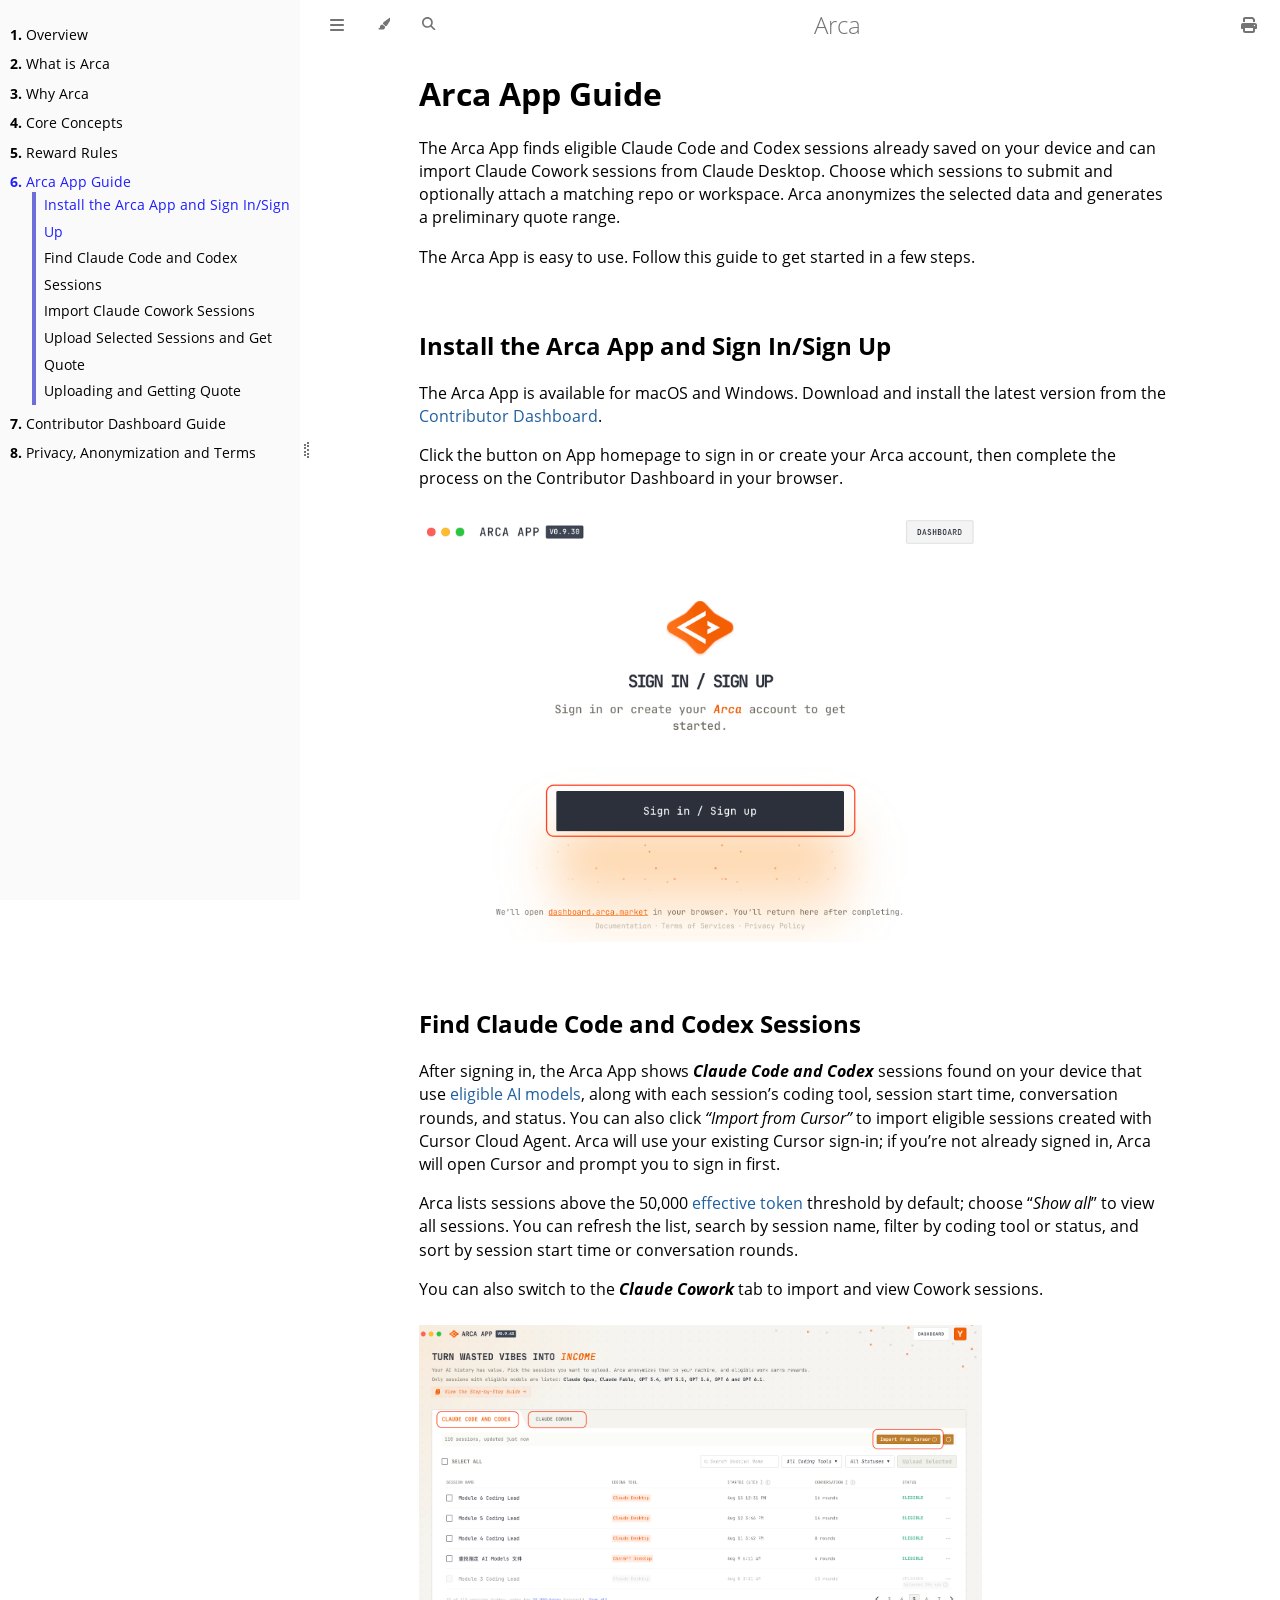
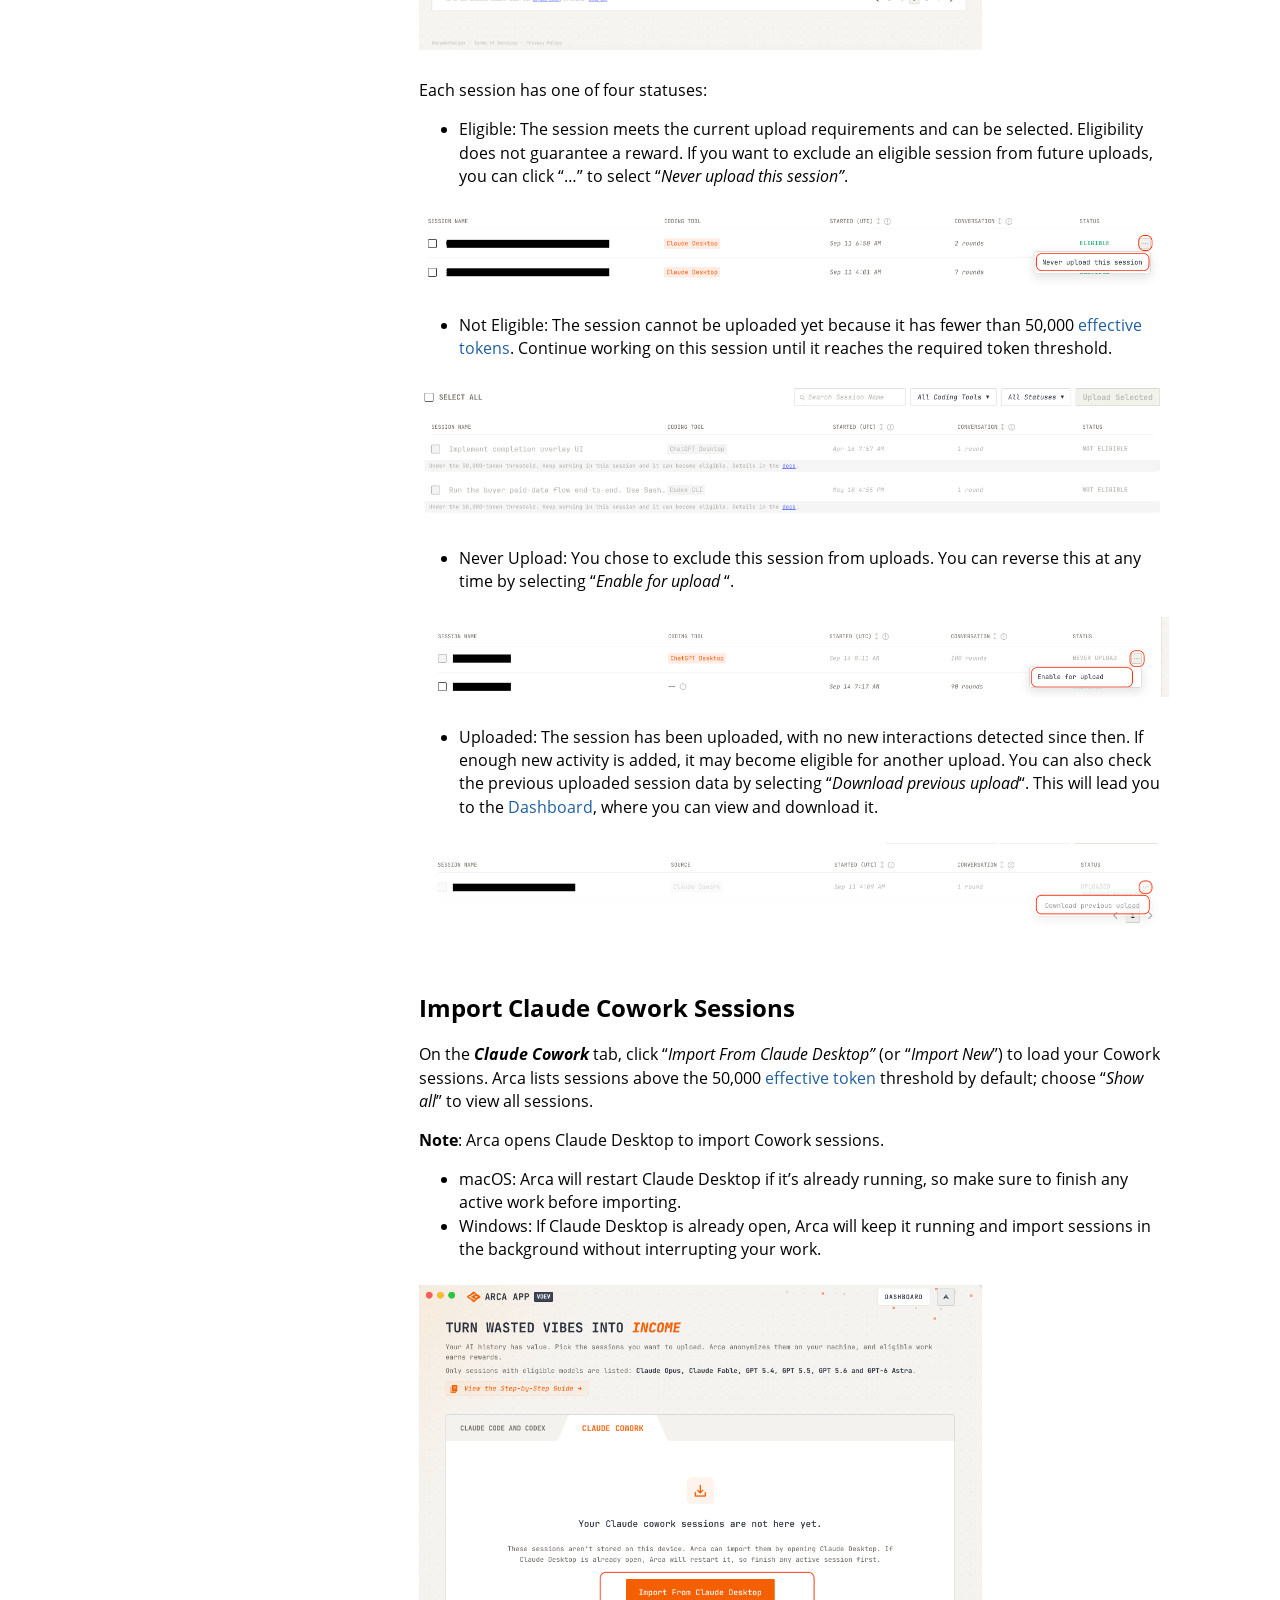
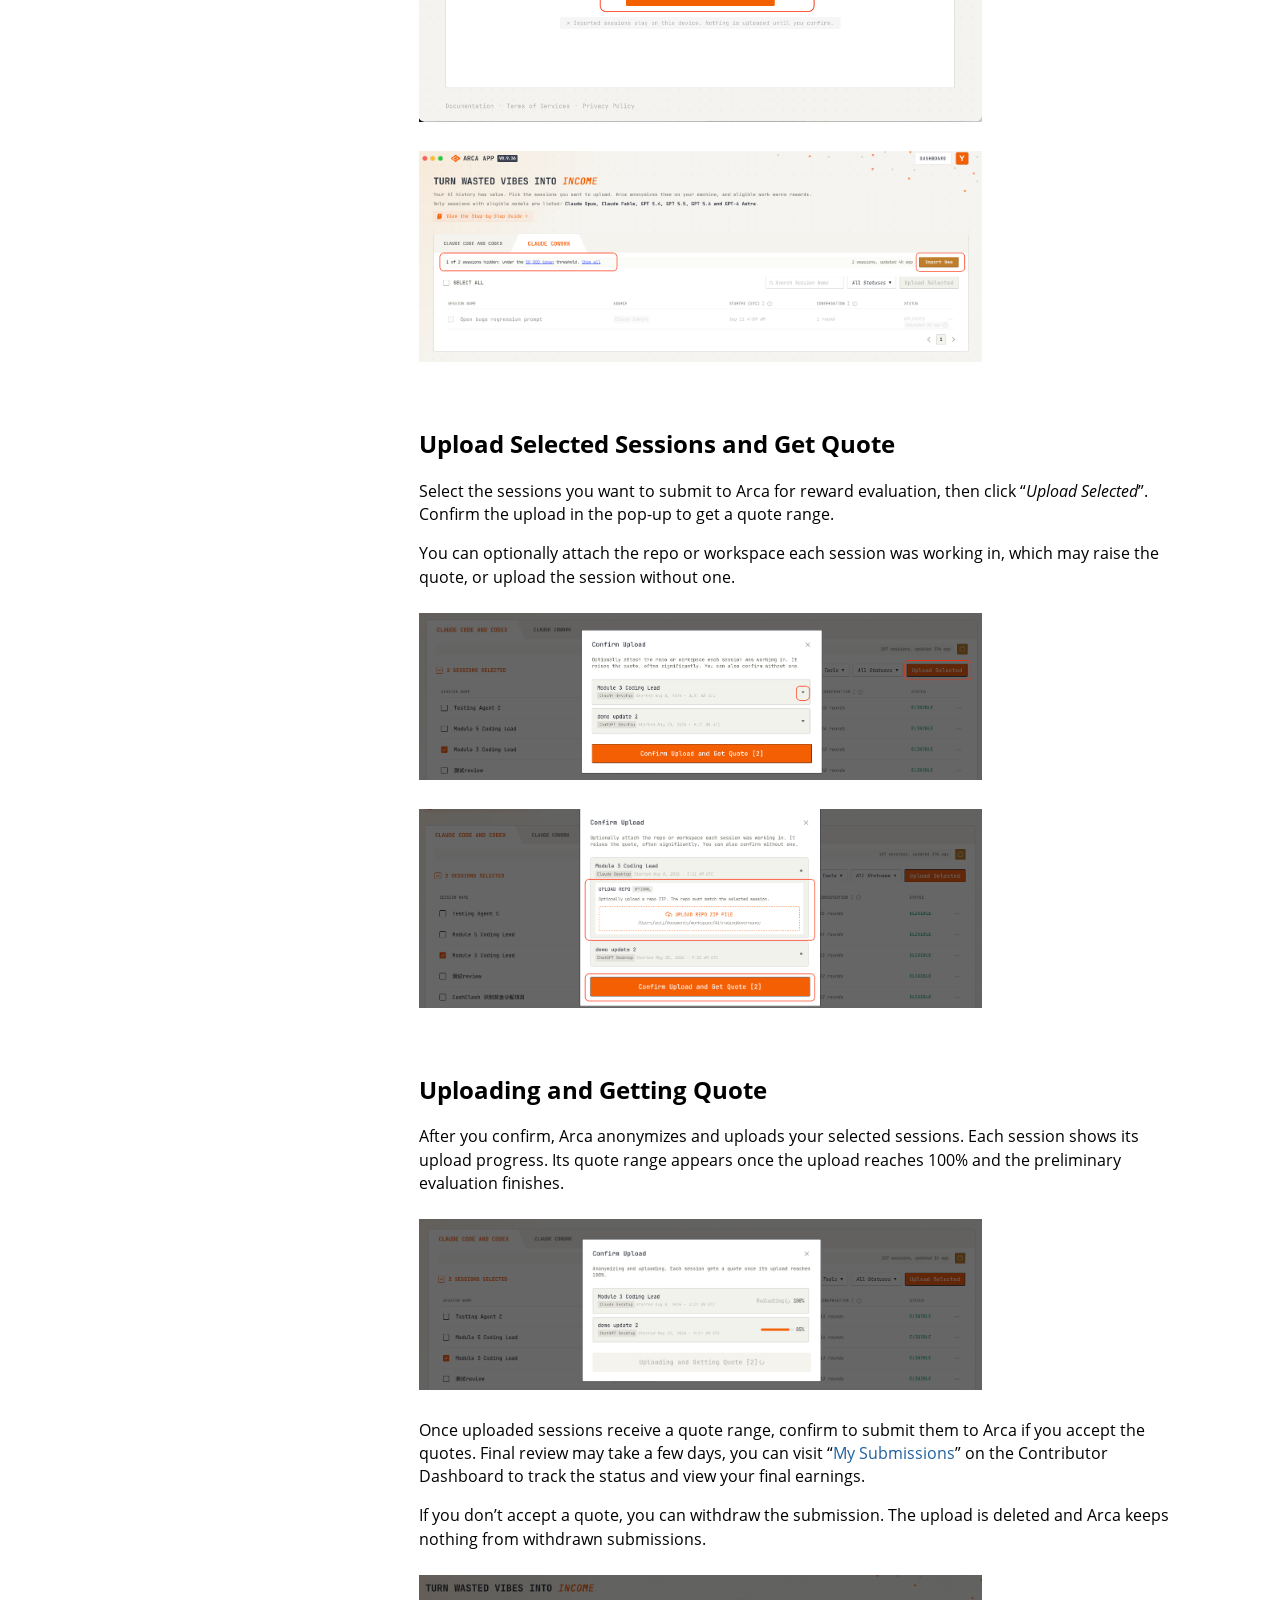
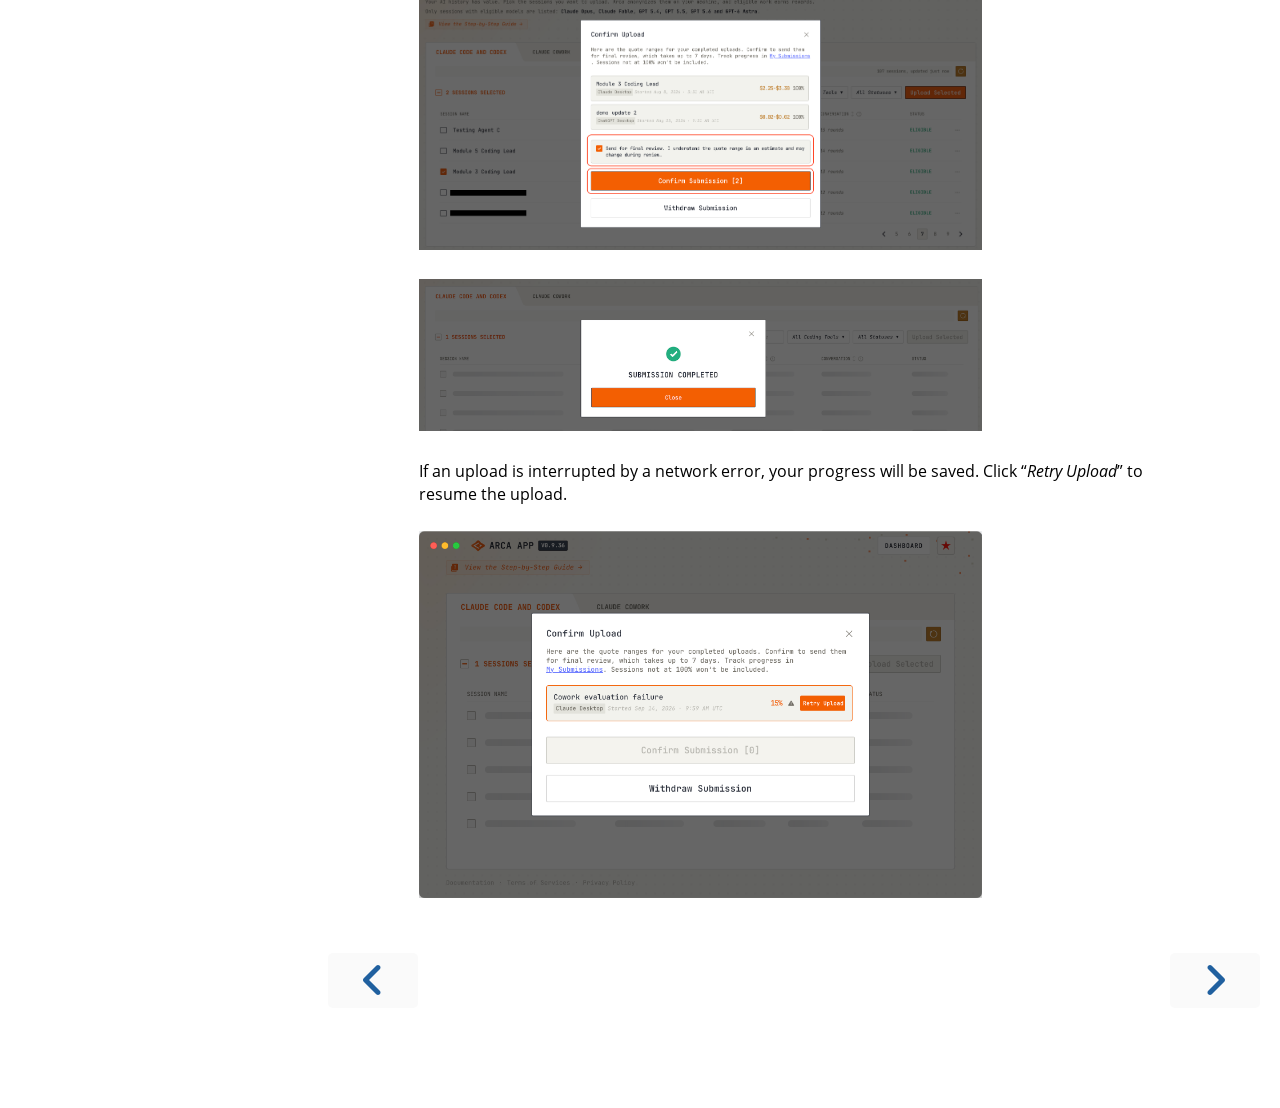
<file: 6.-arca-app-guide.html>
<!DOCTYPE HTML>
<html lang="en" class="light sidebar-visible" dir="ltr">
    <head>
        <!-- Book generated using mdBook -->
        <meta charset="UTF-8">
        <title>Arca App Guide - Arca</title>


        <!-- Custom HTML head -->

        <meta name="description" content="">
        <meta name="viewport" content="width=device-width, initial-scale=1">
        <meta name="theme-color" content="#ffffff">

        <link rel="shortcut icon" href="favicon-ba5fc74e.png">
        <link rel="stylesheet" href="css/variables-8adf115d.css">
        <link rel="stylesheet" href="css/general-2459343d.css">
        <link rel="stylesheet" href="css/chrome-cc69e1fb.css">
        <link rel="stylesheet" href="css/print-9e4910d8.css" media="print">

        <!-- Fonts -->
        <link rel="stylesheet" href="fonts/fonts-9644e21d.css">

        <!-- Highlight.js Stylesheets -->
        <link rel="stylesheet" id="mdbook-highlight-css" href="highlight-493f70e1.css">
        <link rel="stylesheet" id="mdbook-tomorrow-night-css" href="tomorrow-night-4c0ae647.css">
        <link rel="stylesheet" id="mdbook-ayu-highlight-css" href="ayu-highlight-56612340.css">

        <!-- Custom theme stylesheets -->
        <link rel="stylesheet" href="theme/custom-26febc59.css">


        <!-- Provide site root and default themes to javascript -->
        <script>
            const path_to_root = "";
            const default_light_theme = "light";
            const default_dark_theme = "navy";
            window.path_to_searchindex_js = "searchindex-d7a85a05.js";
        </script>
        <!-- Start loading toc.js asap -->
        <script src="toc-8098f96a.js"></script>
    </head>
    <body>
    <div id="mdbook-help-container">
        <div id="mdbook-help-popup">
            <h2 class="mdbook-help-title">Keyboard shortcuts</h2>
            <div>
                <p>Press <kbd>←</kbd> or <kbd>→</kbd> to navigate between chapters</p>
                <p>Press <kbd>S</kbd> or <kbd>/</kbd> to search in the book</p>
                <p>Press <kbd>?</kbd> to show this help</p>
                <p>Press <kbd>Esc</kbd> to hide this help</p>
            </div>
        </div>
    </div>
    <div id="mdbook-body-container">
        <!-- Work around some values being stored in localStorage wrapped in quotes -->
        <script>
            try {
                let theme = localStorage.getItem('mdbook-theme');
                let sidebar = localStorage.getItem('mdbook-sidebar');

                if (theme.startsWith('"') && theme.endsWith('"')) {
                    localStorage.setItem('mdbook-theme', theme.slice(1, theme.length - 1));
                }

                if (sidebar.startsWith('"') && sidebar.endsWith('"')) {
                    localStorage.setItem('mdbook-sidebar', sidebar.slice(1, sidebar.length - 1));
                }
            } catch (e) { }
        </script>

        <!-- Set the theme before any content is loaded, prevents flash -->
        <script>
            const default_theme = window.matchMedia("(prefers-color-scheme: dark)").matches ? default_dark_theme : default_light_theme;
            let theme;
            try { theme = localStorage.getItem('mdbook-theme'); } catch(e) { }
            if (theme === null || theme === undefined) { theme = default_theme; }
            const html = document.documentElement;
            html.classList.remove('light')
            html.classList.add(theme);
            html.classList.add("js");
        </script>

        <input type="checkbox" id="mdbook-sidebar-toggle-anchor" class="hidden">

        <!-- Hide / unhide sidebar before it is displayed -->
        <script>
            let sidebar = null;
            const sidebar_toggle = document.getElementById("mdbook-sidebar-toggle-anchor");
            if (document.body.clientWidth >= 1080) {
                try { sidebar = localStorage.getItem('mdbook-sidebar'); } catch(e) { }
                sidebar = sidebar || 'visible';
            } else {
                sidebar = 'hidden';
                sidebar_toggle.checked = false;
            }
            if (sidebar === 'visible') {
                sidebar_toggle.checked = true;
            } else {
                html.classList.remove('sidebar-visible');
            }
        </script>

        <nav id="mdbook-sidebar" class="sidebar" aria-label="Table of contents">
            <!-- populated by js -->
            <mdbook-sidebar-scrollbox class="sidebar-scrollbox"></mdbook-sidebar-scrollbox>
            <noscript>
                <iframe class="sidebar-iframe-outer" src="toc.html"></iframe>
            </noscript>
            <div id="mdbook-sidebar-resize-handle" class="sidebar-resize-handle">
                <div class="sidebar-resize-indicator"></div>
            </div>
        </nav>

        <div id="mdbook-page-wrapper" class="page-wrapper">

            <div class="page">
                <div id="mdbook-menu-bar-hover-placeholder"></div>
                <div id="mdbook-menu-bar" class="menu-bar sticky">
                    <div class="left-buttons">
                        <label id="mdbook-sidebar-toggle" class="icon-button" for="mdbook-sidebar-toggle-anchor" title="Toggle Table of Contents" aria-label="Toggle Table of Contents" aria-controls="mdbook-sidebar">
                            <span class=fa-svg><svg xmlns="http://www.w3.org/2000/svg" viewBox="0 0 448 512"><!--! Font Awesome Free 6.2.0 by @fontawesome - https://fontawesome.com License - https://fontawesome.com/license/free (Icons: CC BY 4.0, Fonts: SIL OFL 1.1, Code: MIT License) Copyright 2022 Fonticons, Inc. --><path d="M0 96C0 78.3 14.3 64 32 64H416c17.7 0 32 14.3 32 32s-14.3 32-32 32H32C14.3 128 0 113.7 0 96zM0 256c0-17.7 14.3-32 32-32H416c17.7 0 32 14.3 32 32s-14.3 32-32 32H32c-17.7 0-32-14.3-32-32zM448 416c0 17.7-14.3 32-32 32H32c-17.7 0-32-14.3-32-32s14.3-32 32-32H416c17.7 0 32 14.3 32 32z"/></svg></span>
                        </label>
                        <button id="mdbook-theme-toggle" class="icon-button" type="button" title="Change theme" aria-label="Change theme" aria-haspopup="true" aria-expanded="false" aria-controls="mdbook-theme-list">
                            <span class=fa-svg><svg xmlns="http://www.w3.org/2000/svg" viewBox="0 0 576 512"><!--! Font Awesome Free 6.2.0 by @fontawesome - https://fontawesome.com License - https://fontawesome.com/license/free (Icons: CC BY 4.0, Fonts: SIL OFL 1.1, Code: MIT License) Copyright 2022 Fonticons, Inc. --><path d="M371.3 367.1c27.3-3.9 51.9-19.4 67.2-42.9L600.2 74.1c12.6-19.5 9.4-45.3-7.6-61.2S549.7-4.4 531.1 9.6L294.4 187.2c-24 18-38.2 46.1-38.4 76.1L371.3 367.1zm-19.6 25.4l-116-104.4C175.9 290.3 128 339.6 128 400c0 3.9 .2 7.8 .6 11.6c1.8 17.5-10.2 36.4-27.8 36.4H96c-17.7 0-32 14.3-32 32s14.3 32 32 32H240c61.9 0 112-50.1 112-112c0-2.5-.1-5-.2-7.5z"/></svg></span>
                        </button>
                        <ul id="mdbook-theme-list" class="theme-popup" aria-label="Themes" role="menu">
                            <li role="none"><button role="menuitem" class="theme" id="mdbook-theme-default_theme">Auto</button></li>
                            <li role="none"><button role="menuitem" class="theme" id="mdbook-theme-light">Light</button></li>
                            <li role="none"><button role="menuitem" class="theme" id="mdbook-theme-rust">Rust</button></li>
                            <li role="none"><button role="menuitem" class="theme" id="mdbook-theme-coal">Coal</button></li>
                            <li role="none"><button role="menuitem" class="theme" id="mdbook-theme-navy">Navy</button></li>
                            <li role="none"><button role="menuitem" class="theme" id="mdbook-theme-ayu">Ayu</button></li>
                        </ul>
                        <button id="mdbook-search-toggle" class="icon-button" type="button" title="Search (`/`)" aria-label="Toggle Searchbar" aria-expanded="false" aria-keyshortcuts="/ s" aria-controls="mdbook-searchbar">
                            <span class=fa-svg><svg xmlns="http://www.w3.org/2000/svg" viewBox="0 0 512 512"><!--! Font Awesome Free 6.2.0 by @fontawesome - https://fontawesome.com License - https://fontawesome.com/license/free (Icons: CC BY 4.0, Fonts: SIL OFL 1.1, Code: MIT License) Copyright 2022 Fonticons, Inc. --><path d="M416 208c0 45.9-14.9 88.3-40 122.7L502.6 457.4c12.5 12.5 12.5 32.8 0 45.3s-32.8 12.5-45.3 0L330.7 376c-34.4 25.2-76.8 40-122.7 40C93.1 416 0 322.9 0 208S93.1 0 208 0S416 93.1 416 208zM208 352c79.5 0 144-64.5 144-144s-64.5-144-144-144S64 128.5 64 208s64.5 144 144 144z"/></svg></span>
                        </button>
                    </div>

                    <h1 class="menu-title">Arca</h1>

                    <div class="right-buttons">
                        <a href="print.html" title="Print this book" aria-label="Print this book">
                            <span class=fa-svg id="print-button"><svg xmlns="http://www.w3.org/2000/svg" viewBox="0 0 512 512"><!--! Font Awesome Free 6.2.0 by @fontawesome - https://fontawesome.com License - https://fontawesome.com/license/free (Icons: CC BY 4.0, Fonts: SIL OFL 1.1, Code: MIT License) Copyright 2022 Fonticons, Inc. --><path d="M128 0C92.7 0 64 28.7 64 64v96h64V64H354.7L384 93.3V160h64V93.3c0-17-6.7-33.3-18.7-45.3L400 18.7C388 6.7 371.7 0 354.7 0H128zM384 352v32 64H128V384 368 352H384zm64 32h32c17.7 0 32-14.3 32-32V256c0-35.3-28.7-64-64-64H64c-35.3 0-64 28.7-64 64v96c0 17.7 14.3 32 32 32H64v64c0 35.3 28.7 64 64 64H384c35.3 0 64-28.7 64-64V384zm-16-88c-13.3 0-24-10.7-24-24s10.7-24 24-24s24 10.7 24 24s-10.7 24-24 24z"/></svg></span>
                        </a>

                    </div>
                </div>

                <div id="mdbook-search-wrapper" class="hidden">
                    <form id="mdbook-searchbar-outer" class="searchbar-outer">
                        <div class="search-wrapper">
                            <input type="search" id="mdbook-searchbar" name="searchbar" placeholder="Search this book ..." aria-controls="mdbook-searchresults-outer" aria-describedby="searchresults-header">
                            <div class="spinner-wrapper">
                                <span class=fa-svg id="fa-spin"><svg xmlns="http://www.w3.org/2000/svg" viewBox="0 0 512 512"><!--! Font Awesome Free 6.2.0 by @fontawesome - https://fontawesome.com License - https://fontawesome.com/license/free (Icons: CC BY 4.0, Fonts: SIL OFL 1.1, Code: MIT License) Copyright 2022 Fonticons, Inc. --><path d="M304 48c0-26.5-21.5-48-48-48s-48 21.5-48 48s21.5 48 48 48s48-21.5 48-48zm0 416c0-26.5-21.5-48-48-48s-48 21.5-48 48s21.5 48 48 48s48-21.5 48-48zM48 304c26.5 0 48-21.5 48-48s-21.5-48-48-48s-48 21.5-48 48s21.5 48 48 48zm464-48c0-26.5-21.5-48-48-48s-48 21.5-48 48s21.5 48 48 48s48-21.5 48-48zM142.9 437c18.7-18.7 18.7-49.1 0-67.9s-49.1-18.7-67.9 0s-18.7 49.1 0 67.9s49.1 18.7 67.9 0zm0-294.2c18.7-18.7 18.7-49.1 0-67.9S93.7 56.2 75 75s-18.7 49.1 0 67.9s49.1 18.7 67.9 0zM369.1 437c18.7 18.7 49.1 18.7 67.9 0s18.7-49.1 0-67.9s-49.1-18.7-67.9 0s-18.7 49.1 0 67.9z"/></svg></span>
                            </div>
                        </div>
                    </form>
                    <div id="mdbook-searchresults-outer" class="searchresults-outer hidden">
                        <div id="mdbook-searchresults-header" class="searchresults-header"></div>
                        <ul id="mdbook-searchresults">
                        </ul>
                    </div>
                </div>

                <!-- Apply ARIA attributes after the sidebar and the sidebar toggle button are added to the DOM -->
                <script>
                    document.getElementById('mdbook-sidebar-toggle').setAttribute('aria-expanded', sidebar === 'visible');
                    document.getElementById('mdbook-sidebar').setAttribute('aria-hidden', sidebar !== 'visible');
                    Array.from(document.querySelectorAll('#mdbook-sidebar a')).forEach(function(link) {
                        link.setAttribute('tabIndex', sidebar === 'visible' ? 0 : -1);
                    });
                </script>

                <div id="mdbook-content" class="content">
                    <main>
                        <h1 id="arca-app-guide"><a class="header" href="#arca-app-guide">Arca App Guide</a></h1>
<p>The Arca App finds eligible Claude Code and Codex sessions already saved on your device and can import Claude Cowork sessions from Claude Desktop. Choose which sessions to submit and optionally attach a matching repo or workspace. Arca anonymizes the selected data and generates a preliminary quote range.</p>
<p>The Arca App is easy to use. Follow this guide to get started in a few steps.</p>
<h2 id="install-the-arca-app-and-sign-insign-up"><a class="header" href="#install-the-arca-app-and-sign-insign-up">Install the Arca App and Sign In/Sign Up</a></h2>
<p>The Arca App is available for macOS and Windows. Download and install the latest version from the <a href="https://dashboard.arca.market/">Contributor Dashboard</a>.</p>
<p>Click the button on App homepage to sign in or create your Arca account, then complete the process on the Contributor Dashboard in your browser.</p>
<figure><img src="assets/Screenshot 2026-09-14 at 14.35.11 (1).png" alt="" width="563"><figcaption></figcaption></figure>
<h2 id="find-claude-code-and-codex-sessions"><a class="header" href="#find-claude-code-and-codex-sessions">Find Claude Code and Codex Sessions</a></h2>
<p>After signing in, the Arca App shows <em><strong>Claude Code and Codex</strong></em> sessions found on your device that use <a href="4.-core-concepts.html#eligible-ai-models">eligible AI models</a>, along with each session’s coding tool, session start time, conversation rounds, and status. You can also click <em>“Import from Cursor”</em> to import eligible sessions created with Cursor Cloud Agent. Arca will use your existing Cursor sign-in; if you’re not already signed in, Arca will open Cursor and prompt you to sign in first.</p>
<p>Arca lists sessions above the 50,000 <a href="4.-core-concepts.html#effective-tokens">effective token</a> threshold by default; choose “<em>Show all</em>” to view all sessions. You can refresh the list, search by session name, filter by coding tool or status, and sort by session start time or conversation rounds.</p>
<p>You can also switch to the <em><strong>Claude Cowork</strong></em> tab to import and view Cowork sessions.</p>
<figure><img src="assets/Screenshot 2026-10-12 at 13.23.10 (1).png" alt="" width="563"><figcaption></figcaption></figure>
<p>Each session has one of four statuses:</p>
<ul>
<li>Eligible: The session meets the current upload requirements and can be selected. Eligibility does not guarantee a reward. If you want to exclude an eligible session from future uploads, you can click “…” to select “<em>Never upload this session”</em>.</li>
</ul>
<figure><img src="assets/Screenshot 2026-09-14 at 16.30.27.png" alt=""><figcaption></figcaption></figure>
<ul>
<li>Not Eligible: The session cannot be uploaded yet because it has fewer than 50,000 <a href="4.-core-concepts.html#effective-tokens">effective tokens</a>. Continue working on this session until it reaches the required token threshold.</li>
</ul>
<figure><img src="assets/Screenshot 2026-09-14 at 17.02.12.png" alt=""><figcaption></figcaption></figure>
<ul>
<li>Never Upload: You chose to exclude this session from uploads. You can reverse this at any time by selecting “<em>Enable for upload</em> “.</li>
</ul>
<figure><img src="assets/Screenshot 2026-09-14 at 16.29.57.png" alt=""><figcaption></figcaption></figure>
<ul>
<li>Uploaded: The session has been uploaded, with no new interactions detected since then. If enough new activity is added, it may become eligible for another upload. You can also check the previous uploaded session data by selecting “<em>Download previous upload</em>“. This will lead you to the <a href="7.-contributor-dashboard-guide.html#track-submissions">Dashboard</a>, where you can view and download it.</li>
</ul>
<figure><img src="assets/Screenshot 2026-09-14 at 16.30.49 (1).png" alt=""><figcaption></figcaption></figure>
<h2 id="import-claude-cowork-sessions"><a class="header" href="#import-claude-cowork-sessions">Import Claude Cowork Sessions</a></h2>
<p>On the <em><strong>Claude Cowork</strong></em> tab, click “<em>Import From Claude Desktop”</em> (or “<em>Import New</em>”) to load your Cowork sessions. Arca lists sessions above the 50,000 <a href="4.-core-concepts.html#effective-tokens">effective token</a> threshold by default; choose “<em>Show all</em>” to view all sessions.</p>
<p><strong>Note</strong>: Arca opens Claude Desktop to import Cowork sessions. </p>
<ul>
<li>macOS: Arca will restart Claude Desktop if it’s already running, so make sure to finish any active work before importing.</li>
<li>Windows: If Claude Desktop is already open, Arca will keep it running and import sessions in the background without interrupting your work.</li>
</ul>
<figure><img src="assets/截屏2026-09-14 18.35.13.png" alt="" width="563"><figcaption></figcaption></figure>
<figure><img src="assets/Screenshot 2026-09-14 at 18.29.00.png" alt="" width="563"><figcaption></figcaption></figure>
<h2 id="upload-selected-sessions-and-get-quote"><a class="header" href="#upload-selected-sessions-and-get-quote">Upload Selected Sessions and Get Quote</a></h2>
<p>Select the sessions you want to submit to Arca for reward evaluation, then click “<em>Upload Selected</em>”. Confirm the upload in the pop-up to get a quote range.</p>
<p>You can optionally attach the repo or workspace each session was working in, which may raise the quote, or upload the session without one.</p>
<figure><img src="assets/Screenshot 2026-09-14 at 17.07.51.png" alt="" width="563"><figcaption></figcaption></figure>
<figure><img src="assets/Screenshot 2026-09-14 at 17.24.57.png" alt="" width="563"><figcaption></figcaption></figure>
<h2 id="uploading-and-getting-quote"><a class="header" href="#uploading-and-getting-quote">Uploading and Getting Quote</a></h2>
<p>After you confirm, Arca anonymizes and uploads your selected sessions. Each session shows its upload progress. Its quote range appears once the upload reaches 100% and the preliminary evaluation finishes.</p>
<figure><img src="assets/Screenshot 2026-09-14 at 17.31.37.png" alt="" width="563"><figcaption></figcaption></figure>
<p>Once uploaded sessions receive a quote range, confirm to submit them to Arca if you accept the quotes. Final review may take a few days, you can visit “<a href="7.-contributor-dashboard-guide.html#track-submissions">My Submissions</a>” on the Contributor Dashboard to track the status and view your final earnings.</p>
<p>If you don’t accept a quote, you can withdraw the submission. The upload is deleted and Arca keeps nothing from withdrawn submissions.</p>
<figure><img src="assets/Screenshot 2026-09-14 at 17.40.47.png" alt="" width="563"><figcaption></figcaption></figure>
<figure><img src="assets/Screenshot 2026-09-14 at 18.44.35.png" alt="" width="563"><figcaption></figcaption></figure>
<p>If an upload is interrupted by a network error, your progress will be saved. Click “<em>Retry Upload</em>” to resume the upload.</p>
<figure><img src="assets/image (2).png" alt="" width="563"><figcaption></figcaption></figure>

                    </main>

                    <nav class="nav-wrapper" aria-label="Page navigation">
                        <!-- Mobile navigation buttons -->
                            <a rel="prev" href="5.-reward-rules.html" class="mobile-nav-chapters previous" title="Previous chapter" aria-label="Previous chapter" aria-keyshortcuts="Left">
                                <span class=fa-svg><svg xmlns="http://www.w3.org/2000/svg" viewBox="0 0 320 512"><!--! Font Awesome Free 6.2.0 by @fontawesome - https://fontawesome.com License - https://fontawesome.com/license/free (Icons: CC BY 4.0, Fonts: SIL OFL 1.1, Code: MIT License) Copyright 2022 Fonticons, Inc. --><path d="M41.4 233.4c-12.5 12.5-12.5 32.8 0 45.3l160 160c12.5 12.5 32.8 12.5 45.3 0s12.5-32.8 0-45.3L109.3 256 246.6 118.6c12.5-12.5 12.5-32.8 0-45.3s-32.8-12.5-45.3 0l-160 160z"/></svg></span>
                            </a>

                            <a rel="next prefetch" href="7.-contributor-dashboard-guide.html" class="mobile-nav-chapters next" title="Next chapter" aria-label="Next chapter" aria-keyshortcuts="Right">
                                <span class=fa-svg><svg xmlns="http://www.w3.org/2000/svg" viewBox="0 0 320 512"><!--! Font Awesome Free 6.2.0 by @fontawesome - https://fontawesome.com License - https://fontawesome.com/license/free (Icons: CC BY 4.0, Fonts: SIL OFL 1.1, Code: MIT License) Copyright 2022 Fonticons, Inc. --><path d="M278.6 233.4c12.5 12.5 12.5 32.8 0 45.3l-160 160c-12.5 12.5-32.8 12.5-45.3 0s-12.5-32.8 0-45.3L210.7 256 73.4 118.6c-12.5-12.5-12.5-32.8 0-45.3s32.8-12.5 45.3 0l160 160z"/></svg></span>
                            </a>

                        <div style="clear: both"></div>
                    </nav>
                </div>
            </div>

            <nav class="nav-wide-wrapper" aria-label="Page navigation">
                    <a rel="prev" href="5.-reward-rules.html" class="nav-chapters previous" title="Previous chapter" aria-label="Previous chapter" aria-keyshortcuts="Left">
                        <span class=fa-svg><svg xmlns="http://www.w3.org/2000/svg" viewBox="0 0 320 512"><!--! Font Awesome Free 6.2.0 by @fontawesome - https://fontawesome.com License - https://fontawesome.com/license/free (Icons: CC BY 4.0, Fonts: SIL OFL 1.1, Code: MIT License) Copyright 2022 Fonticons, Inc. --><path d="M41.4 233.4c-12.5 12.5-12.5 32.8 0 45.3l160 160c12.5 12.5 32.8 12.5 45.3 0s12.5-32.8 0-45.3L109.3 256 246.6 118.6c12.5-12.5 12.5-32.8 0-45.3s-32.8-12.5-45.3 0l-160 160z"/></svg></span>
                    </a>

                    <a rel="next prefetch" href="7.-contributor-dashboard-guide.html" class="nav-chapters next" title="Next chapter" aria-label="Next chapter" aria-keyshortcuts="Right">
                        <span class=fa-svg><svg xmlns="http://www.w3.org/2000/svg" viewBox="0 0 320 512"><!--! Font Awesome Free 6.2.0 by @fontawesome - https://fontawesome.com License - https://fontawesome.com/license/free (Icons: CC BY 4.0, Fonts: SIL OFL 1.1, Code: MIT License) Copyright 2022 Fonticons, Inc. --><path d="M278.6 233.4c12.5 12.5 12.5 32.8 0 45.3l-160 160c-12.5 12.5-32.8 12.5-45.3 0s-12.5-32.8 0-45.3L210.7 256 73.4 118.6c-12.5-12.5-12.5-32.8 0-45.3s32.8-12.5 45.3 0l160 160z"/></svg></span>
                    </a>
            </nav>

        </div>

        <template id=fa-eye><span class=fa-svg><svg xmlns="http://www.w3.org/2000/svg" viewBox="0 0 576 512"><!--! Font Awesome Free 6.2.0 by @fontawesome - https://fontawesome.com License - https://fontawesome.com/license/free (Icons: CC BY 4.0, Fonts: SIL OFL 1.1, Code: MIT License) Copyright 2022 Fonticons, Inc. --><path d="M288 32c-80.8 0-145.5 36.8-192.6 80.6C48.6 156 17.3 208 2.5 243.7c-3.3 7.9-3.3 16.7 0 24.6C17.3 304 48.6 356 95.4 399.4C142.5 443.2 207.2 480 288 480s145.5-36.8 192.6-80.6c46.8-43.5 78.1-95.4 93-131.1c3.3-7.9 3.3-16.7 0-24.6c-14.9-35.7-46.2-87.7-93-131.1C433.5 68.8 368.8 32 288 32zM432 256c0 79.5-64.5 144-144 144s-144-64.5-144-144s64.5-144 144-144s144 64.5 144 144zM288 192c0 35.3-28.7 64-64 64c-11.5 0-22.3-3-31.6-8.4c-.2 2.8-.4 5.5-.4 8.4c0 53 43 96 96 96s96-43 96-96s-43-96-96-96c-2.8 0-5.6 .1-8.4 .4c5.3 9.3 8.4 20.1 8.4 31.6z"/></svg></span></template>
        <template id=fa-eye-slash><span class=fa-svg><svg xmlns="http://www.w3.org/2000/svg" viewBox="0 0 640 512"><!--! Font Awesome Free 6.2.0 by @fontawesome - https://fontawesome.com License - https://fontawesome.com/license/free (Icons: CC BY 4.0, Fonts: SIL OFL 1.1, Code: MIT License) Copyright 2022 Fonticons, Inc. --><path d="M38.8 5.1C28.4-3.1 13.3-1.2 5.1 9.2S-1.2 34.7 9.2 42.9l592 464c10.4 8.2 25.5 6.3 33.7-4.1s6.3-25.5-4.1-33.7L525.6 386.7c39.6-40.6 66.4-86.1 79.9-118.4c3.3-7.9 3.3-16.7 0-24.6c-14.9-35.7-46.2-87.7-93-131.1C465.5 68.8 400.8 32 320 32c-68.2 0-125 26.3-169.3 60.8L38.8 5.1zM223.1 149.5C248.6 126.2 282.7 112 320 112c79.5 0 144 64.5 144 144c0 24.9-6.3 48.3-17.4 68.7L408 294.5c5.2-11.8 8-24.8 8-38.5c0-53-43-96-96-96c-2.8 0-5.6 .1-8.4 .4c5.3 9.3 8.4 20.1 8.4 31.6c0 10.2-2.4 19.8-6.6 28.3l-90.3-70.8zm223.1 298L373 389.9c-16.4 6.5-34.3 10.1-53 10.1c-79.5 0-144-64.5-144-144c0-6.9 .5-13.6 1.4-20.2L83.1 161.5C60.3 191.2 44 220.8 34.5 243.7c-3.3 7.9-3.3 16.7 0 24.6c14.9 35.7 46.2 87.7 93 131.1C174.5 443.2 239.2 480 320 480c47.8 0 89.9-12.9 126.2-32.5z"/></svg></span></template>
        <template id=fa-copy><span class=fa-svg><svg xmlns="http://www.w3.org/2000/svg" viewBox="0 0 512 512"><!--! Font Awesome Free 6.2.0 by @fontawesome - https://fontawesome.com License - https://fontawesome.com/license/free (Icons: CC BY 4.0, Fonts: SIL OFL 1.1, Code: MIT License) Copyright 2022 Fonticons, Inc. --><path d="M502.6 70.63l-61.25-61.25C435.4 3.371 427.2 0 418.7 0H255.1c-35.35 0-64 28.66-64 64l.0195 256C192 355.4 220.7 384 256 384h192c35.2 0 64-28.8 64-64V93.25C512 84.77 508.6 76.63 502.6 70.63zM464 320c0 8.836-7.164 16-16 16H255.1c-8.838 0-16-7.164-16-16L239.1 64.13c0-8.836 7.164-16 16-16h128L384 96c0 17.67 14.33 32 32 32h47.1V320zM272 448c0 8.836-7.164 16-16 16H63.1c-8.838 0-16-7.164-16-16L47.98 192.1c0-8.836 7.164-16 16-16H160V128H63.99c-35.35 0-64 28.65-64 64l.0098 256C.002 483.3 28.66 512 64 512h192c35.2 0 64-28.8 64-64v-32h-47.1L272 448z"/></svg></span></template>
        <template id=fa-play><span class=fa-svg><svg xmlns="http://www.w3.org/2000/svg" viewBox="0 0 384 512"><!--! Font Awesome Free 6.2.0 by @fontawesome - https://fontawesome.com License - https://fontawesome.com/license/free (Icons: CC BY 4.0, Fonts: SIL OFL 1.1, Code: MIT License) Copyright 2022 Fonticons, Inc. --><path d="M73 39c-14.8-9.1-33.4-9.4-48.5-.9S0 62.6 0 80V432c0 17.4 9.4 33.4 24.5 41.9s33.7 8.1 48.5-.9L361 297c14.3-8.7 23-24.2 23-41s-8.7-32.2-23-41L73 39z"/></svg></span></template>
        <template id=fa-clock-rotate-left><span class=fa-svg><svg xmlns="http://www.w3.org/2000/svg" viewBox="0 0 512 512"><!--! Font Awesome Free 6.2.0 by @fontawesome - https://fontawesome.com License - https://fontawesome.com/license/free (Icons: CC BY 4.0, Fonts: SIL OFL 1.1, Code: MIT License) Copyright 2022 Fonticons, Inc. --><path d="M75 75L41 41C25.9 25.9 0 36.6 0 57.9V168c0 13.3 10.7 24 24 24H134.1c21.4 0 32.1-25.9 17-41l-30.8-30.8C155 85.5 203 64 256 64c106 0 192 86 192 192s-86 192-192 192c-40.8 0-78.6-12.7-109.7-34.4c-14.5-10.1-34.4-6.6-44.6 7.9s-6.6 34.4 7.9 44.6C151.2 495 201.7 512 256 512c141.4 0 256-114.6 256-256S397.4 0 256 0C185.3 0 121.3 28.7 75 75zm181 53c-13.3 0-24 10.7-24 24V256c0 6.4 2.5 12.5 7 17l72 72c9.4 9.4 24.6 9.4 33.9 0s9.4-24.6 0-33.9l-65-65V152c0-13.3-10.7-24-24-24z"/></svg></span></template>



        <script>
            window.playground_copyable = true;
        </script>


        <script src="elasticlunr-ef4e11c1.min.js"></script>
        <script src="mark-09e88c2c.min.js"></script>
        <script src="searcher-c2a407aa.js"></script>

        <script src="clipboard-1626706a.min.js"></script>
        <script src="highlight-abc7f01d.js"></script>
        <script src="book-a0b12cfe.js"></script>

        <!-- Custom JS scripts -->
        <script src="theme/mermaid-216156ec.js"></script>



    </div>
    </body>
</html>
</file>
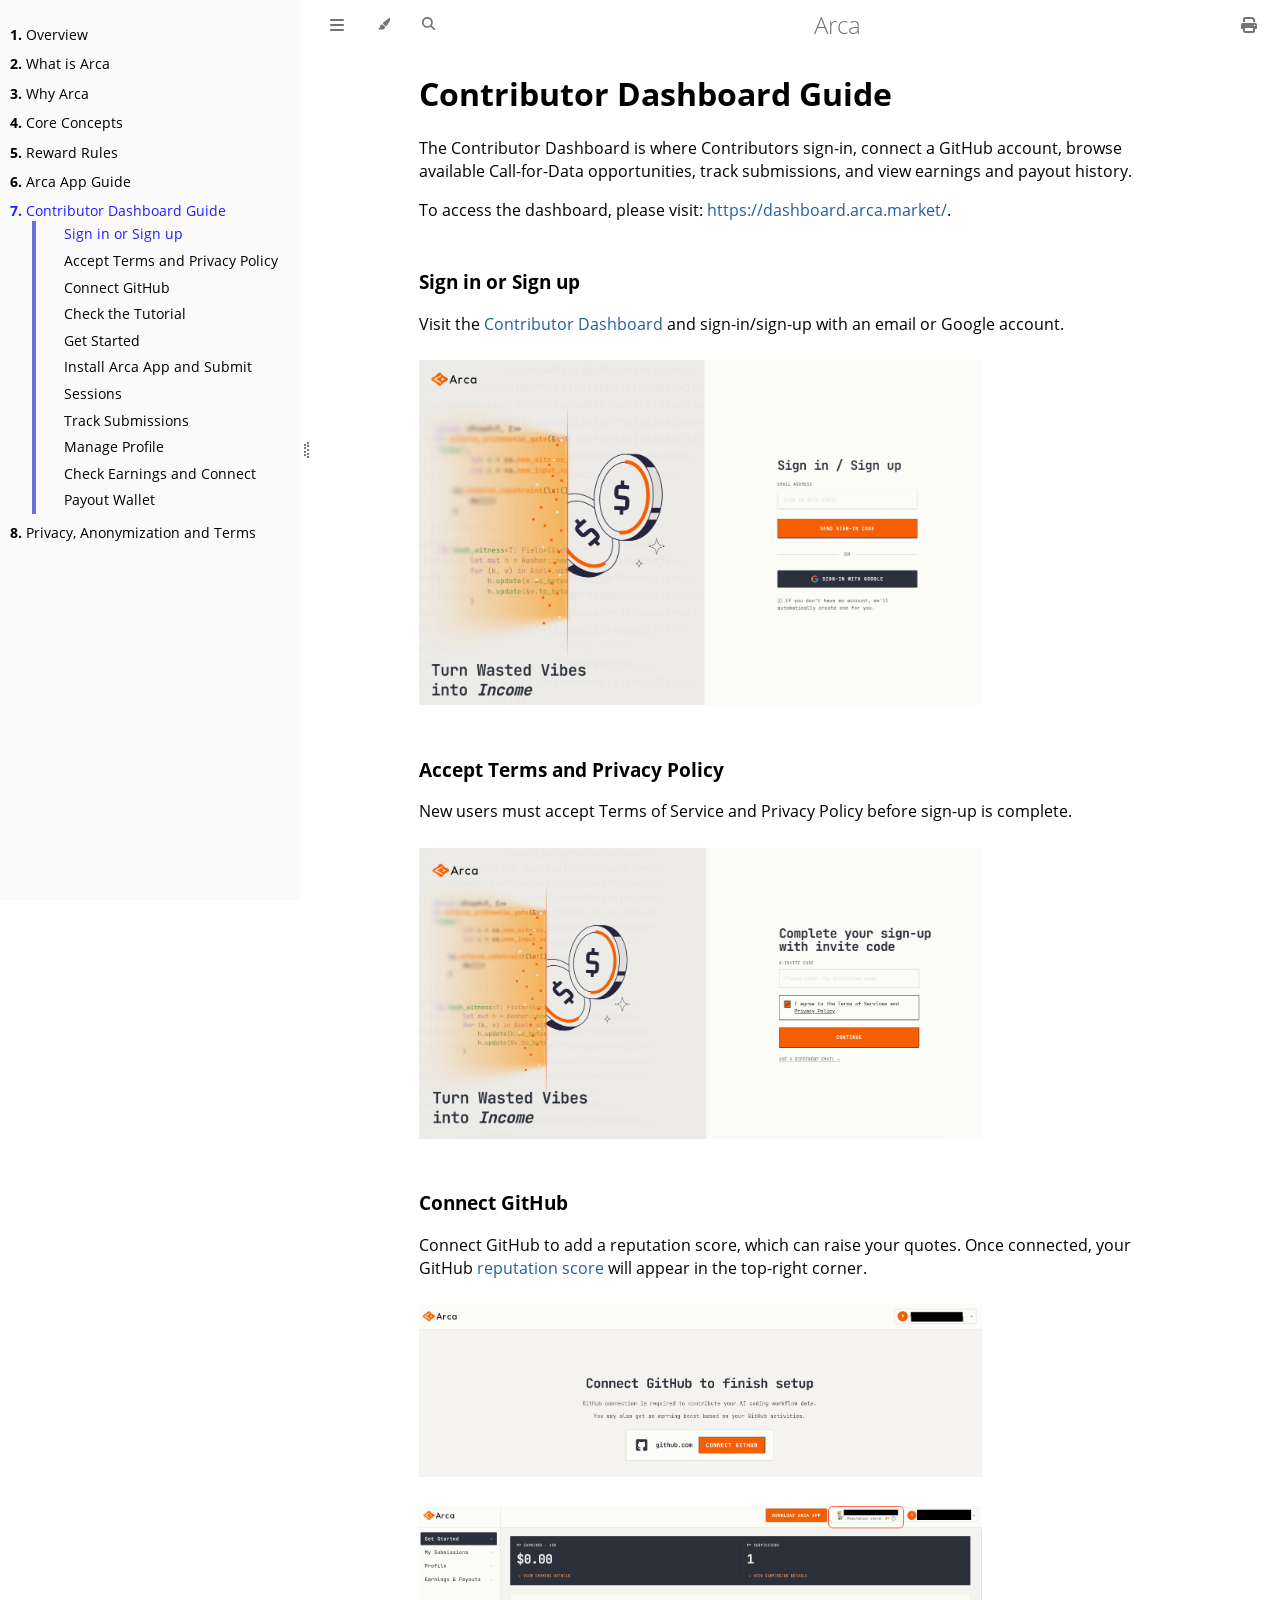
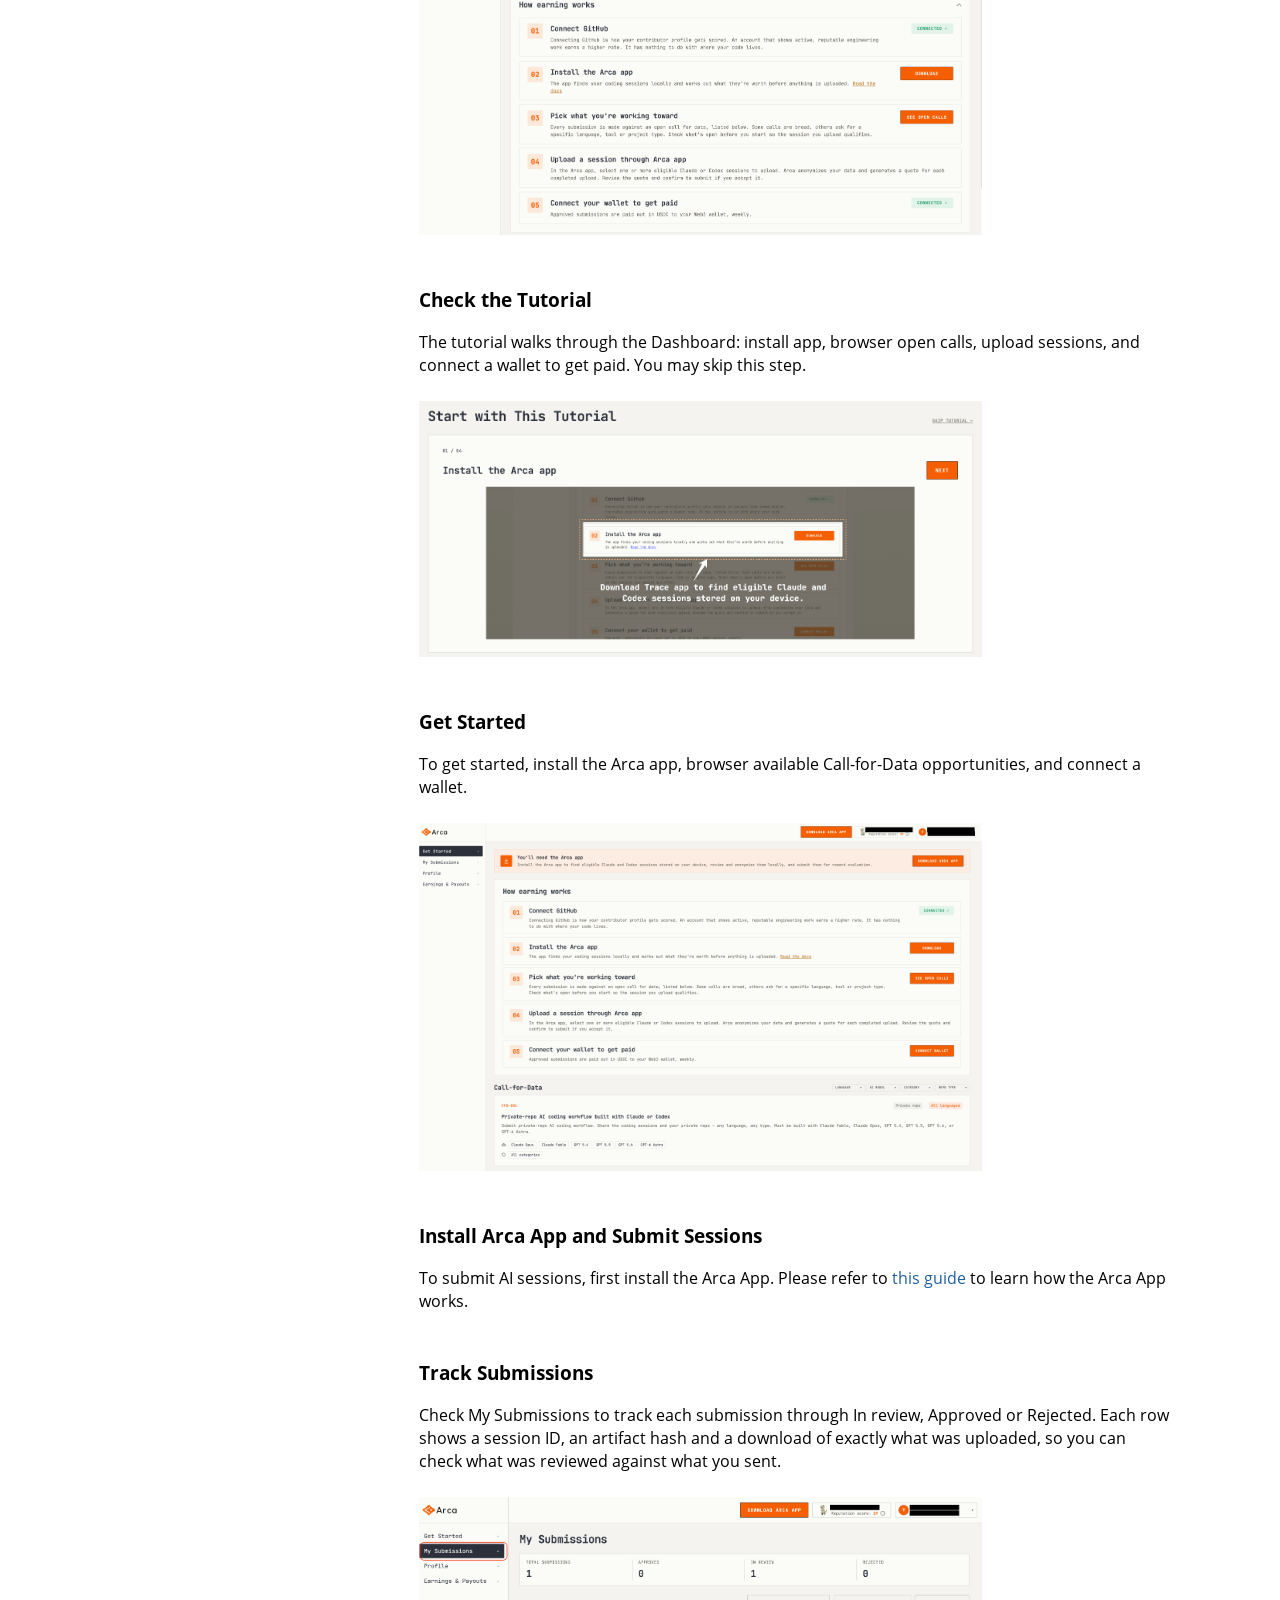
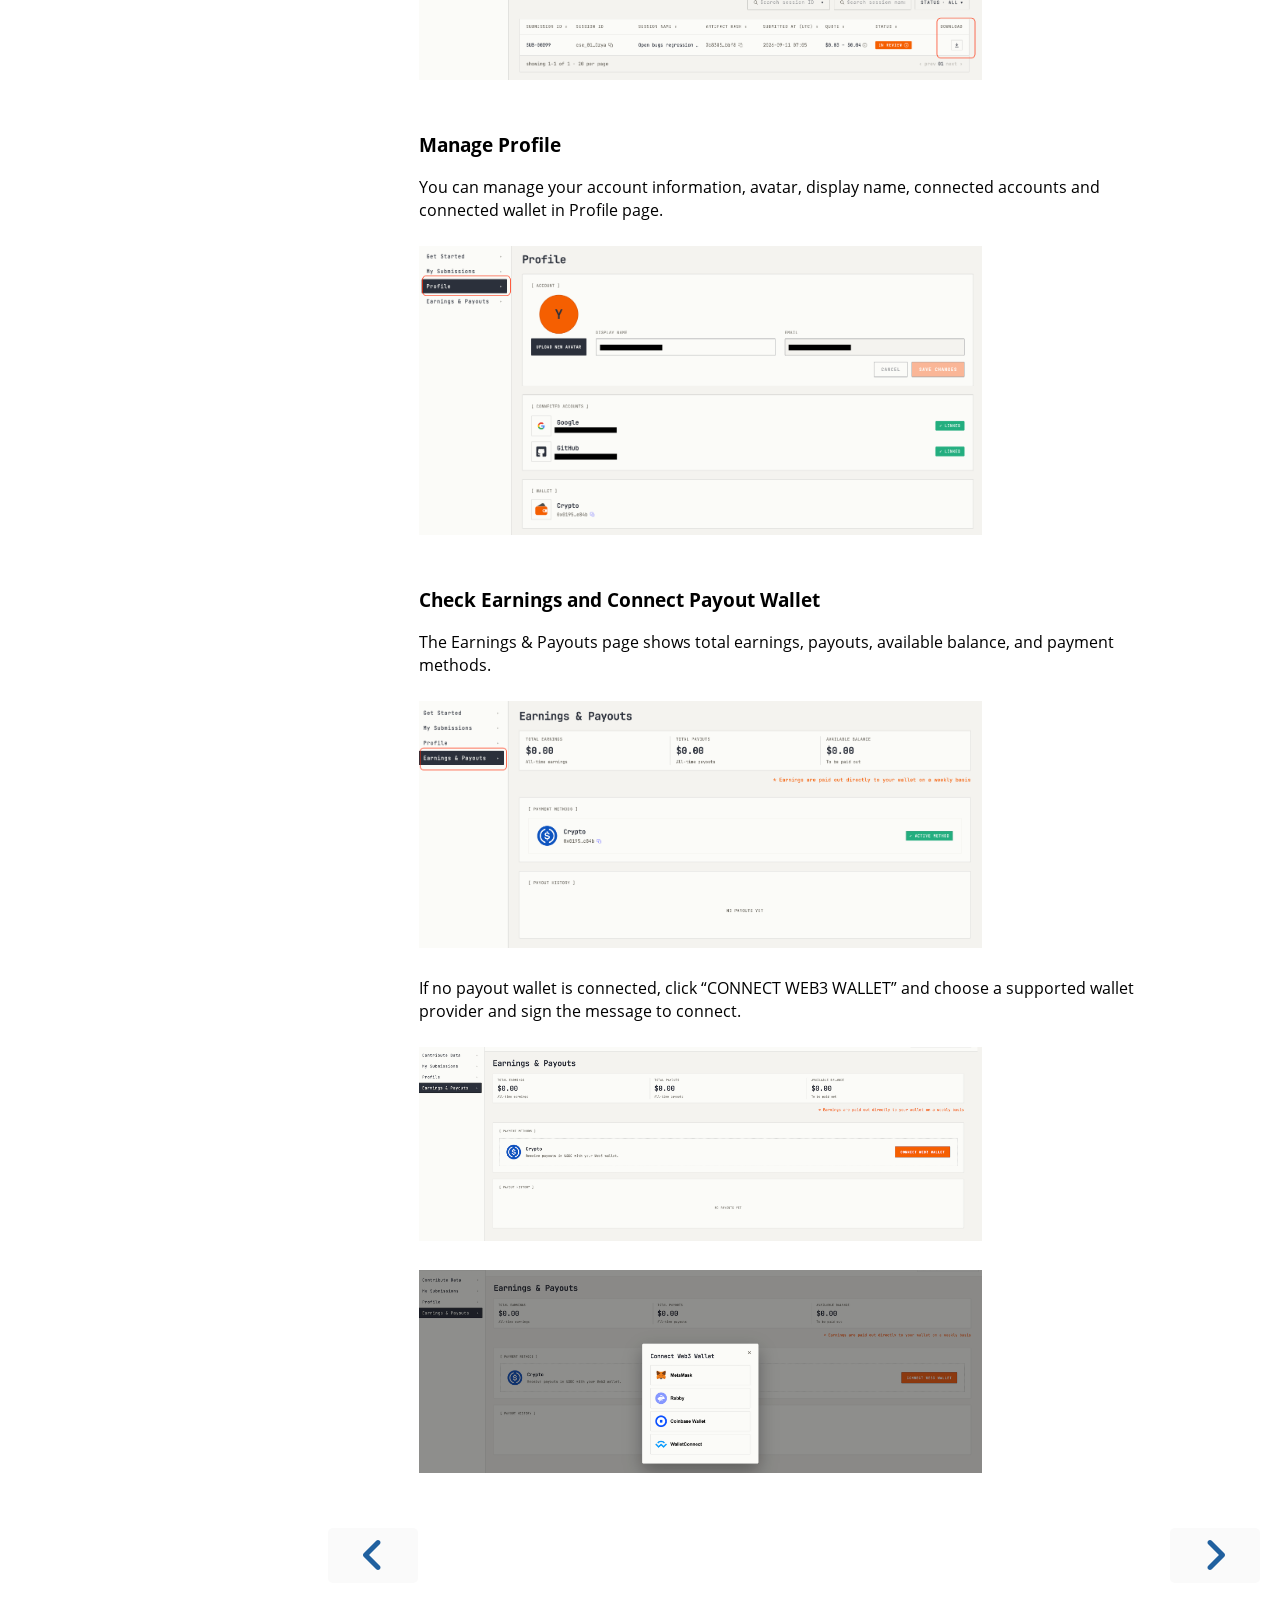
<file: 7.-contributor-dashboard-guide.html>
<!DOCTYPE HTML>
<html lang="en" class="light sidebar-visible" dir="ltr">
    <head>
        <!-- Book generated using mdBook -->
        <meta charset="UTF-8">
        <title>Contributor Dashboard Guide - Arca</title>


        <!-- Custom HTML head -->

        <meta name="description" content="">
        <meta name="viewport" content="width=device-width, initial-scale=1">
        <meta name="theme-color" content="#ffffff">

        <link rel="shortcut icon" href="favicon-ba5fc74e.png">
        <link rel="stylesheet" href="css/variables-8adf115d.css">
        <link rel="stylesheet" href="css/general-2459343d.css">
        <link rel="stylesheet" href="css/chrome-cc69e1fb.css">
        <link rel="stylesheet" href="css/print-9e4910d8.css" media="print">

        <!-- Fonts -->
        <link rel="stylesheet" href="fonts/fonts-9644e21d.css">

        <!-- Highlight.js Stylesheets -->
        <link rel="stylesheet" id="mdbook-highlight-css" href="highlight-493f70e1.css">
        <link rel="stylesheet" id="mdbook-tomorrow-night-css" href="tomorrow-night-4c0ae647.css">
        <link rel="stylesheet" id="mdbook-ayu-highlight-css" href="ayu-highlight-56612340.css">

        <!-- Custom theme stylesheets -->
        <link rel="stylesheet" href="theme/custom-26febc59.css">


        <!-- Provide site root and default themes to javascript -->
        <script>
            const path_to_root = "";
            const default_light_theme = "light";
            const default_dark_theme = "navy";
            window.path_to_searchindex_js = "searchindex-d7a85a05.js";
        </script>
        <!-- Start loading toc.js asap -->
        <script src="toc-8098f96a.js"></script>
    </head>
    <body>
    <div id="mdbook-help-container">
        <div id="mdbook-help-popup">
            <h2 class="mdbook-help-title">Keyboard shortcuts</h2>
            <div>
                <p>Press <kbd>←</kbd> or <kbd>→</kbd> to navigate between chapters</p>
                <p>Press <kbd>S</kbd> or <kbd>/</kbd> to search in the book</p>
                <p>Press <kbd>?</kbd> to show this help</p>
                <p>Press <kbd>Esc</kbd> to hide this help</p>
            </div>
        </div>
    </div>
    <div id="mdbook-body-container">
        <!-- Work around some values being stored in localStorage wrapped in quotes -->
        <script>
            try {
                let theme = localStorage.getItem('mdbook-theme');
                let sidebar = localStorage.getItem('mdbook-sidebar');

                if (theme.startsWith('"') && theme.endsWith('"')) {
                    localStorage.setItem('mdbook-theme', theme.slice(1, theme.length - 1));
                }

                if (sidebar.startsWith('"') && sidebar.endsWith('"')) {
                    localStorage.setItem('mdbook-sidebar', sidebar.slice(1, sidebar.length - 1));
                }
            } catch (e) { }
        </script>

        <!-- Set the theme before any content is loaded, prevents flash -->
        <script>
            const default_theme = window.matchMedia("(prefers-color-scheme: dark)").matches ? default_dark_theme : default_light_theme;
            let theme;
            try { theme = localStorage.getItem('mdbook-theme'); } catch(e) { }
            if (theme === null || theme === undefined) { theme = default_theme; }
            const html = document.documentElement;
            html.classList.remove('light')
            html.classList.add(theme);
            html.classList.add("js");
        </script>

        <input type="checkbox" id="mdbook-sidebar-toggle-anchor" class="hidden">

        <!-- Hide / unhide sidebar before it is displayed -->
        <script>
            let sidebar = null;
            const sidebar_toggle = document.getElementById("mdbook-sidebar-toggle-anchor");
            if (document.body.clientWidth >= 1080) {
                try { sidebar = localStorage.getItem('mdbook-sidebar'); } catch(e) { }
                sidebar = sidebar || 'visible';
            } else {
                sidebar = 'hidden';
                sidebar_toggle.checked = false;
            }
            if (sidebar === 'visible') {
                sidebar_toggle.checked = true;
            } else {
                html.classList.remove('sidebar-visible');
            }
        </script>

        <nav id="mdbook-sidebar" class="sidebar" aria-label="Table of contents">
            <!-- populated by js -->
            <mdbook-sidebar-scrollbox class="sidebar-scrollbox"></mdbook-sidebar-scrollbox>
            <noscript>
                <iframe class="sidebar-iframe-outer" src="toc.html"></iframe>
            </noscript>
            <div id="mdbook-sidebar-resize-handle" class="sidebar-resize-handle">
                <div class="sidebar-resize-indicator"></div>
            </div>
        </nav>

        <div id="mdbook-page-wrapper" class="page-wrapper">

            <div class="page">
                <div id="mdbook-menu-bar-hover-placeholder"></div>
                <div id="mdbook-menu-bar" class="menu-bar sticky">
                    <div class="left-buttons">
                        <label id="mdbook-sidebar-toggle" class="icon-button" for="mdbook-sidebar-toggle-anchor" title="Toggle Table of Contents" aria-label="Toggle Table of Contents" aria-controls="mdbook-sidebar">
                            <span class=fa-svg><svg xmlns="http://www.w3.org/2000/svg" viewBox="0 0 448 512"><!--! Font Awesome Free 6.2.0 by @fontawesome - https://fontawesome.com License - https://fontawesome.com/license/free (Icons: CC BY 4.0, Fonts: SIL OFL 1.1, Code: MIT License) Copyright 2022 Fonticons, Inc. --><path d="M0 96C0 78.3 14.3 64 32 64H416c17.7 0 32 14.3 32 32s-14.3 32-32 32H32C14.3 128 0 113.7 0 96zM0 256c0-17.7 14.3-32 32-32H416c17.7 0 32 14.3 32 32s-14.3 32-32 32H32c-17.7 0-32-14.3-32-32zM448 416c0 17.7-14.3 32-32 32H32c-17.7 0-32-14.3-32-32s14.3-32 32-32H416c17.7 0 32 14.3 32 32z"/></svg></span>
                        </label>
                        <button id="mdbook-theme-toggle" class="icon-button" type="button" title="Change theme" aria-label="Change theme" aria-haspopup="true" aria-expanded="false" aria-controls="mdbook-theme-list">
                            <span class=fa-svg><svg xmlns="http://www.w3.org/2000/svg" viewBox="0 0 576 512"><!--! Font Awesome Free 6.2.0 by @fontawesome - https://fontawesome.com License - https://fontawesome.com/license/free (Icons: CC BY 4.0, Fonts: SIL OFL 1.1, Code: MIT License) Copyright 2022 Fonticons, Inc. --><path d="M371.3 367.1c27.3-3.9 51.9-19.4 67.2-42.9L600.2 74.1c12.6-19.5 9.4-45.3-7.6-61.2S549.7-4.4 531.1 9.6L294.4 187.2c-24 18-38.2 46.1-38.4 76.1L371.3 367.1zm-19.6 25.4l-116-104.4C175.9 290.3 128 339.6 128 400c0 3.9 .2 7.8 .6 11.6c1.8 17.5-10.2 36.4-27.8 36.4H96c-17.7 0-32 14.3-32 32s14.3 32 32 32H240c61.9 0 112-50.1 112-112c0-2.5-.1-5-.2-7.5z"/></svg></span>
                        </button>
                        <ul id="mdbook-theme-list" class="theme-popup" aria-label="Themes" role="menu">
                            <li role="none"><button role="menuitem" class="theme" id="mdbook-theme-default_theme">Auto</button></li>
                            <li role="none"><button role="menuitem" class="theme" id="mdbook-theme-light">Light</button></li>
                            <li role="none"><button role="menuitem" class="theme" id="mdbook-theme-rust">Rust</button></li>
                            <li role="none"><button role="menuitem" class="theme" id="mdbook-theme-coal">Coal</button></li>
                            <li role="none"><button role="menuitem" class="theme" id="mdbook-theme-navy">Navy</button></li>
                            <li role="none"><button role="menuitem" class="theme" id="mdbook-theme-ayu">Ayu</button></li>
                        </ul>
                        <button id="mdbook-search-toggle" class="icon-button" type="button" title="Search (`/`)" aria-label="Toggle Searchbar" aria-expanded="false" aria-keyshortcuts="/ s" aria-controls="mdbook-searchbar">
                            <span class=fa-svg><svg xmlns="http://www.w3.org/2000/svg" viewBox="0 0 512 512"><!--! Font Awesome Free 6.2.0 by @fontawesome - https://fontawesome.com License - https://fontawesome.com/license/free (Icons: CC BY 4.0, Fonts: SIL OFL 1.1, Code: MIT License) Copyright 2022 Fonticons, Inc. --><path d="M416 208c0 45.9-14.9 88.3-40 122.7L502.6 457.4c12.5 12.5 12.5 32.8 0 45.3s-32.8 12.5-45.3 0L330.7 376c-34.4 25.2-76.8 40-122.7 40C93.1 416 0 322.9 0 208S93.1 0 208 0S416 93.1 416 208zM208 352c79.5 0 144-64.5 144-144s-64.5-144-144-144S64 128.5 64 208s64.5 144 144 144z"/></svg></span>
                        </button>
                    </div>

                    <h1 class="menu-title">Arca</h1>

                    <div class="right-buttons">
                        <a href="print.html" title="Print this book" aria-label="Print this book">
                            <span class=fa-svg id="print-button"><svg xmlns="http://www.w3.org/2000/svg" viewBox="0 0 512 512"><!--! Font Awesome Free 6.2.0 by @fontawesome - https://fontawesome.com License - https://fontawesome.com/license/free (Icons: CC BY 4.0, Fonts: SIL OFL 1.1, Code: MIT License) Copyright 2022 Fonticons, Inc. --><path d="M128 0C92.7 0 64 28.7 64 64v96h64V64H354.7L384 93.3V160h64V93.3c0-17-6.7-33.3-18.7-45.3L400 18.7C388 6.7 371.7 0 354.7 0H128zM384 352v32 64H128V384 368 352H384zm64 32h32c17.7 0 32-14.3 32-32V256c0-35.3-28.7-64-64-64H64c-35.3 0-64 28.7-64 64v96c0 17.7 14.3 32 32 32H64v64c0 35.3 28.7 64 64 64H384c35.3 0 64-28.7 64-64V384zm-16-88c-13.3 0-24-10.7-24-24s10.7-24 24-24s24 10.7 24 24s-10.7 24-24 24z"/></svg></span>
                        </a>

                    </div>
                </div>

                <div id="mdbook-search-wrapper" class="hidden">
                    <form id="mdbook-searchbar-outer" class="searchbar-outer">
                        <div class="search-wrapper">
                            <input type="search" id="mdbook-searchbar" name="searchbar" placeholder="Search this book ..." aria-controls="mdbook-searchresults-outer" aria-describedby="searchresults-header">
                            <div class="spinner-wrapper">
                                <span class=fa-svg id="fa-spin"><svg xmlns="http://www.w3.org/2000/svg" viewBox="0 0 512 512"><!--! Font Awesome Free 6.2.0 by @fontawesome - https://fontawesome.com License - https://fontawesome.com/license/free (Icons: CC BY 4.0, Fonts: SIL OFL 1.1, Code: MIT License) Copyright 2022 Fonticons, Inc. --><path d="M304 48c0-26.5-21.5-48-48-48s-48 21.5-48 48s21.5 48 48 48s48-21.5 48-48zm0 416c0-26.5-21.5-48-48-48s-48 21.5-48 48s21.5 48 48 48s48-21.5 48-48zM48 304c26.5 0 48-21.5 48-48s-21.5-48-48-48s-48 21.5-48 48s21.5 48 48 48zm464-48c0-26.5-21.5-48-48-48s-48 21.5-48 48s21.5 48 48 48s48-21.5 48-48zM142.9 437c18.7-18.7 18.7-49.1 0-67.9s-49.1-18.7-67.9 0s-18.7 49.1 0 67.9s49.1 18.7 67.9 0zm0-294.2c18.7-18.7 18.7-49.1 0-67.9S93.7 56.2 75 75s-18.7 49.1 0 67.9s49.1 18.7 67.9 0zM369.1 437c18.7 18.7 49.1 18.7 67.9 0s18.7-49.1 0-67.9s-49.1-18.7-67.9 0s-18.7 49.1 0 67.9z"/></svg></span>
                            </div>
                        </div>
                    </form>
                    <div id="mdbook-searchresults-outer" class="searchresults-outer hidden">
                        <div id="mdbook-searchresults-header" class="searchresults-header"></div>
                        <ul id="mdbook-searchresults">
                        </ul>
                    </div>
                </div>

                <!-- Apply ARIA attributes after the sidebar and the sidebar toggle button are added to the DOM -->
                <script>
                    document.getElementById('mdbook-sidebar-toggle').setAttribute('aria-expanded', sidebar === 'visible');
                    document.getElementById('mdbook-sidebar').setAttribute('aria-hidden', sidebar !== 'visible');
                    Array.from(document.querySelectorAll('#mdbook-sidebar a')).forEach(function(link) {
                        link.setAttribute('tabIndex', sidebar === 'visible' ? 0 : -1);
                    });
                </script>

                <div id="mdbook-content" class="content">
                    <main>
                        <h1 id="contributor-dashboard-guide"><a class="header" href="#contributor-dashboard-guide">Contributor Dashboard Guide</a></h1>
<p>The Contributor Dashboard is where Contributors sign-in, connect a GitHub account, browse available Call-for-Data opportunities, track submissions, and view earnings and payout history.</p>
<p>To access the dashboard, please visit: <a href="https://dashboard.arca.market/">https://dashboard.arca.market/</a>.</p>
<h3 id="sign-in-or-sign-up"><a class="header" href="#sign-in-or-sign-up">Sign in or Sign up</a></h3>
<p>Visit the <a href="https://dashboard.arca.market/">Contributor Dashboard</a> and sign-in/sign-up with an email or Google account.</p>
<figure><img src="assets/Screenshot 2026-09-11 at 14.41.42.png" alt="" width="563"><figcaption></figcaption></figure>
<h3 id="accept-terms-and-privacy-policy"><a class="header" href="#accept-terms-and-privacy-policy">Accept Terms and Privacy Policy</a></h3>
<p>New users must accept Terms of Service and Privacy Policy before sign-up is complete.</p>
<figure><img src="assets/Screenshot 2026-09-11 at 14.45.40.png" alt="" width="563"><figcaption></figcaption></figure>
<h3 id="connect-github"><a class="header" href="#connect-github">Connect GitHub</a></h3>
<p>Connect GitHub to add a reputation score, which can raise your quotes. Once connected, your GitHub <a href="4.-core-concepts.html#contributor-reputation-score">reputation score</a> will appear in the top-right corner.</p>
<figure><img src="assets/Screenshot 2026-09-11 at 14.49.56.png" alt="" width="563"><figcaption></figcaption></figure>
<figure><img src="assets/Screenshot 2026-09-11 at 15.15.57.png" alt="" width="563"><figcaption></figcaption></figure>
<h3 id="check-the-tutorial"><a class="header" href="#check-the-tutorial">Check the Tutorial</a></h3>
<p>The tutorial walks through the Dashboard: install app, browser open calls, upload sessions, and connect a wallet to get paid. You may skip this step.</p>
<figure><img src="assets/Screenshot 2026-09-11 at 14.54.51.png" alt="" width="563"><figcaption></figcaption></figure>
<h3 id="get-started"><a class="header" href="#get-started">Get Started</a></h3>
<p>To get started, install the Arca app, browser available Call-for-Data opportunities, and connect a wallet.</p>
<figure><img src="assets/Screenshot 2026-09-11 at 14.57.01.png" alt="" width="563"><figcaption></figcaption></figure>
<h3 id="install-arca-app-and-submit-sessions"><a class="header" href="#install-arca-app-and-submit-sessions">Install Arca App and Submit Sessions</a></h3>
<p>To submit AI sessions, first install the Arca App. Please refer to <a href="6.-arca-app-guide.html">this guide</a> to learn how the Arca App works.</p>
<h3 id="track-submissions"><a class="header" href="#track-submissions">Track Submissions</a></h3>
<p>Check My Submissions to track each submission through In review, Approved or Rejected. Each row shows a session ID, an artifact hash and a download of exactly what was uploaded, so you can check what was reviewed against what you sent.</p>
<figure><img src="assets/Screenshot 2026-09-11 at 15.06.49 (2).png" alt="" width="563"><figcaption></figcaption></figure>
<h3 id="manage-profile"><a class="header" href="#manage-profile">Manage Profile</a></h3>
<p>You can manage your account information, avatar, display name, connected accounts and connected wallet in Profile page.</p>
<figure><img src="assets/Screenshot 2026-09-11 at 15.09.19 (1).png" alt="" width="563"><figcaption></figcaption></figure>
<h3 id="check-earnings-and-connect-payout-wallet"><a class="header" href="#check-earnings-and-connect-payout-wallet">Check Earnings and Connect Payout Wallet</a></h3>
<p>The Earnings &amp; Payouts page shows total earnings, payouts, available balance, and payment methods.</p>
<figure><img src="assets/Screenshot 2026-09-11 at 15.13.53.png" alt="" width="563"><figcaption></figcaption></figure>
<p>If no payout wallet is connected, click “CONNECT WEB3 WALLET” and choose a supported wallet provider and sign the message to connect.</p>
<figure><img src="assets/Screenshot 2026-07-09 at 16.47.04.png" alt="" width="563"><figcaption></figcaption></figure>
<figure><img src="assets/Screenshot 2026-07-09 at 16.47.26.png" alt="" width="563"><figcaption></figcaption></figure>

                    </main>

                    <nav class="nav-wrapper" aria-label="Page navigation">
                        <!-- Mobile navigation buttons -->
                            <a rel="prev" href="6.-arca-app-guide.html" class="mobile-nav-chapters previous" title="Previous chapter" aria-label="Previous chapter" aria-keyshortcuts="Left">
                                <span class=fa-svg><svg xmlns="http://www.w3.org/2000/svg" viewBox="0 0 320 512"><!--! Font Awesome Free 6.2.0 by @fontawesome - https://fontawesome.com License - https://fontawesome.com/license/free (Icons: CC BY 4.0, Fonts: SIL OFL 1.1, Code: MIT License) Copyright 2022 Fonticons, Inc. --><path d="M41.4 233.4c-12.5 12.5-12.5 32.8 0 45.3l160 160c12.5 12.5 32.8 12.5 45.3 0s12.5-32.8 0-45.3L109.3 256 246.6 118.6c12.5-12.5 12.5-32.8 0-45.3s-32.8-12.5-45.3 0l-160 160z"/></svg></span>
                            </a>

                            <a rel="next prefetch" href="8.-terms-and-privacy.html" class="mobile-nav-chapters next" title="Next chapter" aria-label="Next chapter" aria-keyshortcuts="Right">
                                <span class=fa-svg><svg xmlns="http://www.w3.org/2000/svg" viewBox="0 0 320 512"><!--! Font Awesome Free 6.2.0 by @fontawesome - https://fontawesome.com License - https://fontawesome.com/license/free (Icons: CC BY 4.0, Fonts: SIL OFL 1.1, Code: MIT License) Copyright 2022 Fonticons, Inc. --><path d="M278.6 233.4c12.5 12.5 12.5 32.8 0 45.3l-160 160c-12.5 12.5-32.8 12.5-45.3 0s-12.5-32.8 0-45.3L210.7 256 73.4 118.6c-12.5-12.5-12.5-32.8 0-45.3s32.8-12.5 45.3 0l160 160z"/></svg></span>
                            </a>

                        <div style="clear: both"></div>
                    </nav>
                </div>
            </div>

            <nav class="nav-wide-wrapper" aria-label="Page navigation">
                    <a rel="prev" href="6.-arca-app-guide.html" class="nav-chapters previous" title="Previous chapter" aria-label="Previous chapter" aria-keyshortcuts="Left">
                        <span class=fa-svg><svg xmlns="http://www.w3.org/2000/svg" viewBox="0 0 320 512"><!--! Font Awesome Free 6.2.0 by @fontawesome - https://fontawesome.com License - https://fontawesome.com/license/free (Icons: CC BY 4.0, Fonts: SIL OFL 1.1, Code: MIT License) Copyright 2022 Fonticons, Inc. --><path d="M41.4 233.4c-12.5 12.5-12.5 32.8 0 45.3l160 160c12.5 12.5 32.8 12.5 45.3 0s12.5-32.8 0-45.3L109.3 256 246.6 118.6c12.5-12.5 12.5-32.8 0-45.3s-32.8-12.5-45.3 0l-160 160z"/></svg></span>
                    </a>

                    <a rel="next prefetch" href="8.-terms-and-privacy.html" class="nav-chapters next" title="Next chapter" aria-label="Next chapter" aria-keyshortcuts="Right">
                        <span class=fa-svg><svg xmlns="http://www.w3.org/2000/svg" viewBox="0 0 320 512"><!--! Font Awesome Free 6.2.0 by @fontawesome - https://fontawesome.com License - https://fontawesome.com/license/free (Icons: CC BY 4.0, Fonts: SIL OFL 1.1, Code: MIT License) Copyright 2022 Fonticons, Inc. --><path d="M278.6 233.4c12.5 12.5 12.5 32.8 0 45.3l-160 160c-12.5 12.5-32.8 12.5-45.3 0s-12.5-32.8 0-45.3L210.7 256 73.4 118.6c-12.5-12.5-12.5-32.8 0-45.3s32.8-12.5 45.3 0l160 160z"/></svg></span>
                    </a>
            </nav>

        </div>

        <template id=fa-eye><span class=fa-svg><svg xmlns="http://www.w3.org/2000/svg" viewBox="0 0 576 512"><!--! Font Awesome Free 6.2.0 by @fontawesome - https://fontawesome.com License - https://fontawesome.com/license/free (Icons: CC BY 4.0, Fonts: SIL OFL 1.1, Code: MIT License) Copyright 2022 Fonticons, Inc. --><path d="M288 32c-80.8 0-145.5 36.8-192.6 80.6C48.6 156 17.3 208 2.5 243.7c-3.3 7.9-3.3 16.7 0 24.6C17.3 304 48.6 356 95.4 399.4C142.5 443.2 207.2 480 288 480s145.5-36.8 192.6-80.6c46.8-43.5 78.1-95.4 93-131.1c3.3-7.9 3.3-16.7 0-24.6c-14.9-35.7-46.2-87.7-93-131.1C433.5 68.8 368.8 32 288 32zM432 256c0 79.5-64.5 144-144 144s-144-64.5-144-144s64.5-144 144-144s144 64.5 144 144zM288 192c0 35.3-28.7 64-64 64c-11.5 0-22.3-3-31.6-8.4c-.2 2.8-.4 5.5-.4 8.4c0 53 43 96 96 96s96-43 96-96s-43-96-96-96c-2.8 0-5.6 .1-8.4 .4c5.3 9.3 8.4 20.1 8.4 31.6z"/></svg></span></template>
        <template id=fa-eye-slash><span class=fa-svg><svg xmlns="http://www.w3.org/2000/svg" viewBox="0 0 640 512"><!--! Font Awesome Free 6.2.0 by @fontawesome - https://fontawesome.com License - https://fontawesome.com/license/free (Icons: CC BY 4.0, Fonts: SIL OFL 1.1, Code: MIT License) Copyright 2022 Fonticons, Inc. --><path d="M38.8 5.1C28.4-3.1 13.3-1.2 5.1 9.2S-1.2 34.7 9.2 42.9l592 464c10.4 8.2 25.5 6.3 33.7-4.1s6.3-25.5-4.1-33.7L525.6 386.7c39.6-40.6 66.4-86.1 79.9-118.4c3.3-7.9 3.3-16.7 0-24.6c-14.9-35.7-46.2-87.7-93-131.1C465.5 68.8 400.8 32 320 32c-68.2 0-125 26.3-169.3 60.8L38.8 5.1zM223.1 149.5C248.6 126.2 282.7 112 320 112c79.5 0 144 64.5 144 144c0 24.9-6.3 48.3-17.4 68.7L408 294.5c5.2-11.8 8-24.8 8-38.5c0-53-43-96-96-96c-2.8 0-5.6 .1-8.4 .4c5.3 9.3 8.4 20.1 8.4 31.6c0 10.2-2.4 19.8-6.6 28.3l-90.3-70.8zm223.1 298L373 389.9c-16.4 6.5-34.3 10.1-53 10.1c-79.5 0-144-64.5-144-144c0-6.9 .5-13.6 1.4-20.2L83.1 161.5C60.3 191.2 44 220.8 34.5 243.7c-3.3 7.9-3.3 16.7 0 24.6c14.9 35.7 46.2 87.7 93 131.1C174.5 443.2 239.2 480 320 480c47.8 0 89.9-12.9 126.2-32.5z"/></svg></span></template>
        <template id=fa-copy><span class=fa-svg><svg xmlns="http://www.w3.org/2000/svg" viewBox="0 0 512 512"><!--! Font Awesome Free 6.2.0 by @fontawesome - https://fontawesome.com License - https://fontawesome.com/license/free (Icons: CC BY 4.0, Fonts: SIL OFL 1.1, Code: MIT License) Copyright 2022 Fonticons, Inc. --><path d="M502.6 70.63l-61.25-61.25C435.4 3.371 427.2 0 418.7 0H255.1c-35.35 0-64 28.66-64 64l.0195 256C192 355.4 220.7 384 256 384h192c35.2 0 64-28.8 64-64V93.25C512 84.77 508.6 76.63 502.6 70.63zM464 320c0 8.836-7.164 16-16 16H255.1c-8.838 0-16-7.164-16-16L239.1 64.13c0-8.836 7.164-16 16-16h128L384 96c0 17.67 14.33 32 32 32h47.1V320zM272 448c0 8.836-7.164 16-16 16H63.1c-8.838 0-16-7.164-16-16L47.98 192.1c0-8.836 7.164-16 16-16H160V128H63.99c-35.35 0-64 28.65-64 64l.0098 256C.002 483.3 28.66 512 64 512h192c35.2 0 64-28.8 64-64v-32h-47.1L272 448z"/></svg></span></template>
        <template id=fa-play><span class=fa-svg><svg xmlns="http://www.w3.org/2000/svg" viewBox="0 0 384 512"><!--! Font Awesome Free 6.2.0 by @fontawesome - https://fontawesome.com License - https://fontawesome.com/license/free (Icons: CC BY 4.0, Fonts: SIL OFL 1.1, Code: MIT License) Copyright 2022 Fonticons, Inc. --><path d="M73 39c-14.8-9.1-33.4-9.4-48.5-.9S0 62.6 0 80V432c0 17.4 9.4 33.4 24.5 41.9s33.7 8.1 48.5-.9L361 297c14.3-8.7 23-24.2 23-41s-8.7-32.2-23-41L73 39z"/></svg></span></template>
        <template id=fa-clock-rotate-left><span class=fa-svg><svg xmlns="http://www.w3.org/2000/svg" viewBox="0 0 512 512"><!--! Font Awesome Free 6.2.0 by @fontawesome - https://fontawesome.com License - https://fontawesome.com/license/free (Icons: CC BY 4.0, Fonts: SIL OFL 1.1, Code: MIT License) Copyright 2022 Fonticons, Inc. --><path d="M75 75L41 41C25.9 25.9 0 36.6 0 57.9V168c0 13.3 10.7 24 24 24H134.1c21.4 0 32.1-25.9 17-41l-30.8-30.8C155 85.5 203 64 256 64c106 0 192 86 192 192s-86 192-192 192c-40.8 0-78.6-12.7-109.7-34.4c-14.5-10.1-34.4-6.6-44.6 7.9s-6.6 34.4 7.9 44.6C151.2 495 201.7 512 256 512c141.4 0 256-114.6 256-256S397.4 0 256 0C185.3 0 121.3 28.7 75 75zm181 53c-13.3 0-24 10.7-24 24V256c0 6.4 2.5 12.5 7 17l72 72c9.4 9.4 24.6 9.4 33.9 0s9.4-24.6 0-33.9l-65-65V152c0-13.3-10.7-24-24-24z"/></svg></span></template>



        <script>
            window.playground_copyable = true;
        </script>


        <script src="elasticlunr-ef4e11c1.min.js"></script>
        <script src="mark-09e88c2c.min.js"></script>
        <script src="searcher-c2a407aa.js"></script>

        <script src="clipboard-1626706a.min.js"></script>
        <script src="highlight-abc7f01d.js"></script>
        <script src="book-a0b12cfe.js"></script>

        <!-- Custom JS scripts -->
        <script src="theme/mermaid-216156ec.js"></script>



    </div>
    </body>
</html>
</file>
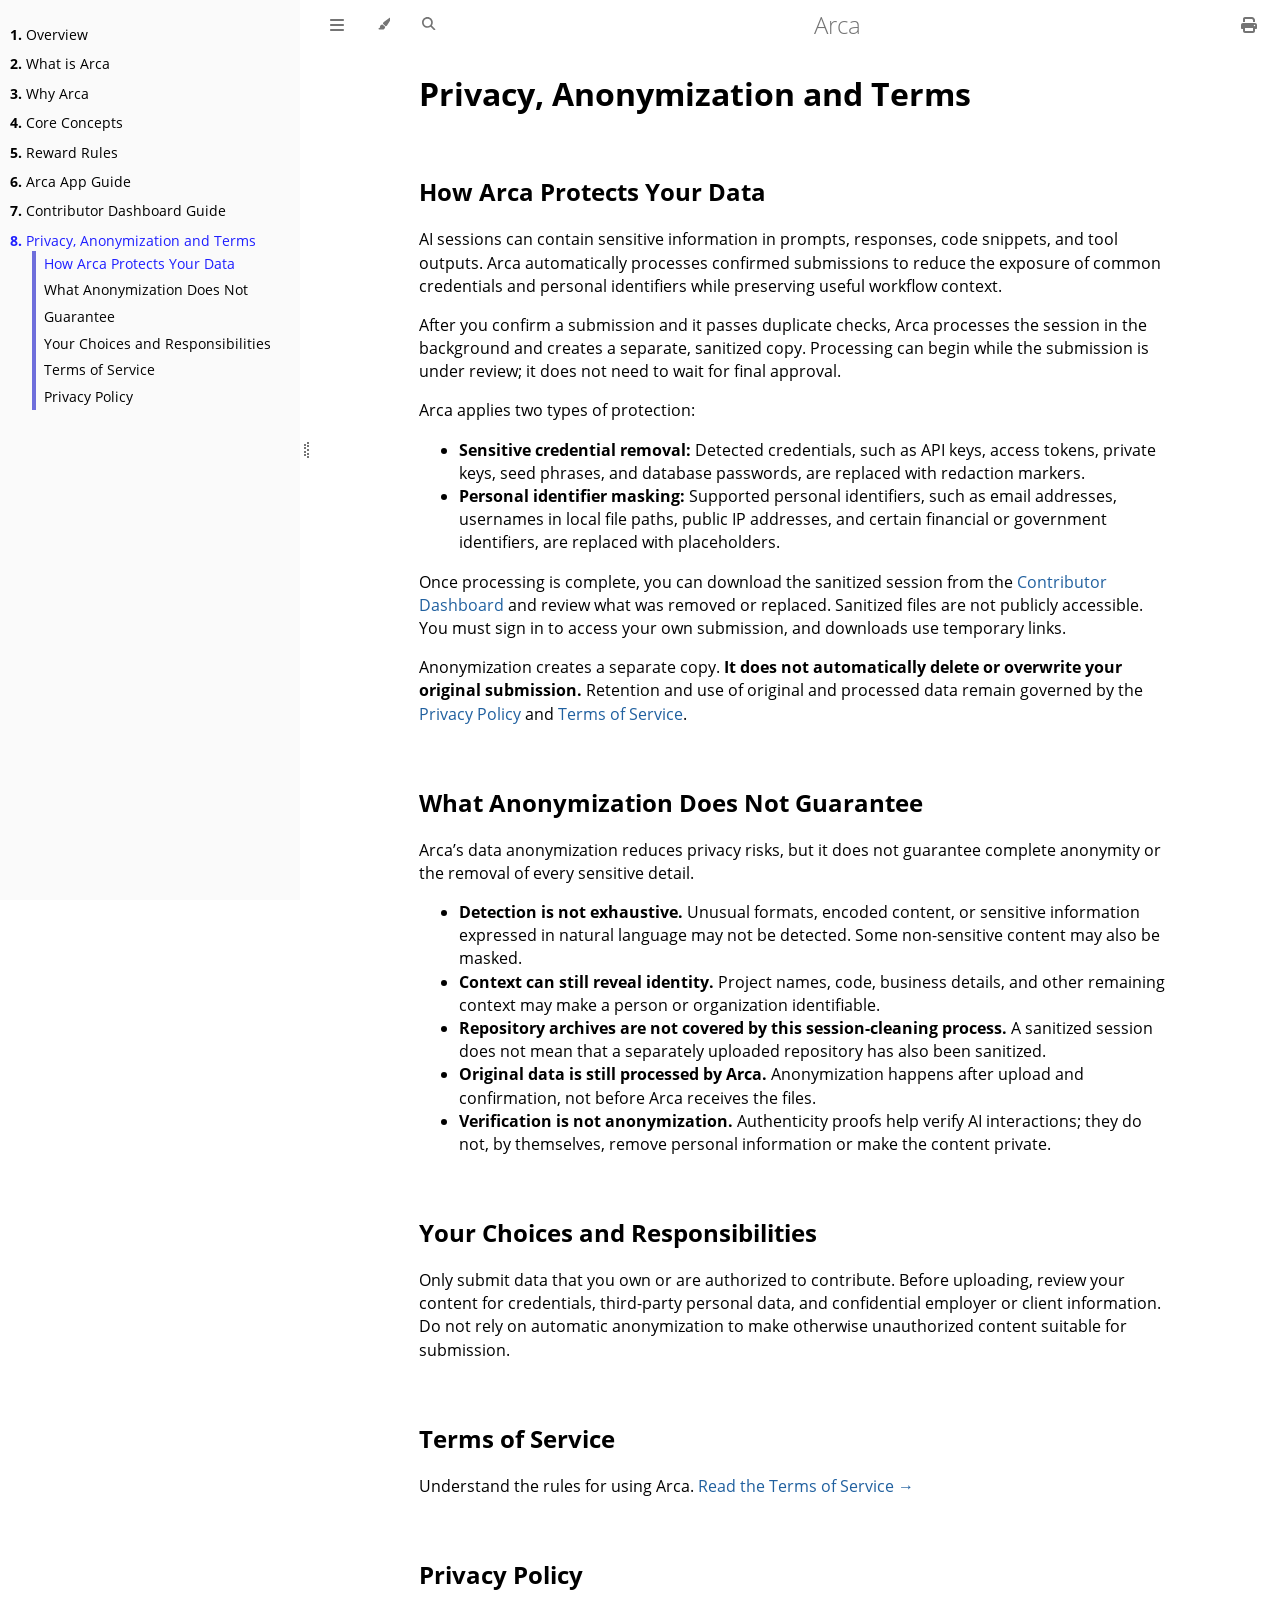
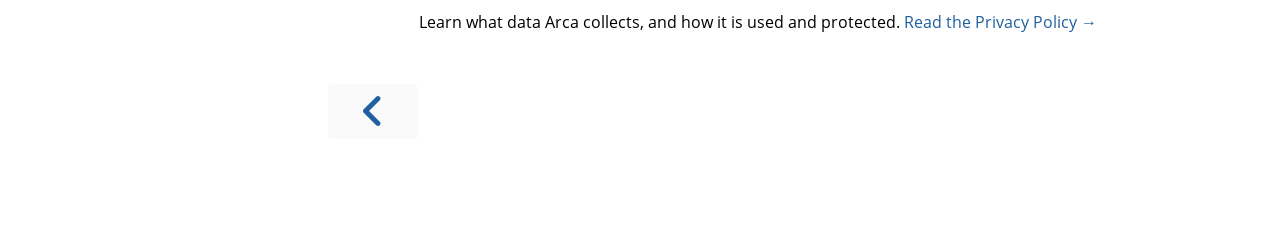
<file: 8.-terms-and-privacy.html>
<!DOCTYPE HTML>
<html lang="en" class="light sidebar-visible" dir="ltr">
    <head>
        <!-- Book generated using mdBook -->
        <meta charset="UTF-8">
        <title>Privacy, Anonymization and Terms - Arca</title>


        <!-- Custom HTML head -->

        <meta name="description" content="">
        <meta name="viewport" content="width=device-width, initial-scale=1">
        <meta name="theme-color" content="#ffffff">

        <link rel="shortcut icon" href="favicon-ba5fc74e.png">
        <link rel="stylesheet" href="css/variables-8adf115d.css">
        <link rel="stylesheet" href="css/general-2459343d.css">
        <link rel="stylesheet" href="css/chrome-cc69e1fb.css">
        <link rel="stylesheet" href="css/print-9e4910d8.css" media="print">

        <!-- Fonts -->
        <link rel="stylesheet" href="fonts/fonts-9644e21d.css">

        <!-- Highlight.js Stylesheets -->
        <link rel="stylesheet" id="mdbook-highlight-css" href="highlight-493f70e1.css">
        <link rel="stylesheet" id="mdbook-tomorrow-night-css" href="tomorrow-night-4c0ae647.css">
        <link rel="stylesheet" id="mdbook-ayu-highlight-css" href="ayu-highlight-56612340.css">

        <!-- Custom theme stylesheets -->
        <link rel="stylesheet" href="theme/custom-26febc59.css">


        <!-- Provide site root and default themes to javascript -->
        <script>
            const path_to_root = "";
            const default_light_theme = "light";
            const default_dark_theme = "navy";
            window.path_to_searchindex_js = "searchindex-d7a85a05.js";
        </script>
        <!-- Start loading toc.js asap -->
        <script src="toc-8098f96a.js"></script>
    </head>
    <body>
    <div id="mdbook-help-container">
        <div id="mdbook-help-popup">
            <h2 class="mdbook-help-title">Keyboard shortcuts</h2>
            <div>
                <p>Press <kbd>←</kbd> or <kbd>→</kbd> to navigate between chapters</p>
                <p>Press <kbd>S</kbd> or <kbd>/</kbd> to search in the book</p>
                <p>Press <kbd>?</kbd> to show this help</p>
                <p>Press <kbd>Esc</kbd> to hide this help</p>
            </div>
        </div>
    </div>
    <div id="mdbook-body-container">
        <!-- Work around some values being stored in localStorage wrapped in quotes -->
        <script>
            try {
                let theme = localStorage.getItem('mdbook-theme');
                let sidebar = localStorage.getItem('mdbook-sidebar');

                if (theme.startsWith('"') && theme.endsWith('"')) {
                    localStorage.setItem('mdbook-theme', theme.slice(1, theme.length - 1));
                }

                if (sidebar.startsWith('"') && sidebar.endsWith('"')) {
                    localStorage.setItem('mdbook-sidebar', sidebar.slice(1, sidebar.length - 1));
                }
            } catch (e) { }
        </script>

        <!-- Set the theme before any content is loaded, prevents flash -->
        <script>
            const default_theme = window.matchMedia("(prefers-color-scheme: dark)").matches ? default_dark_theme : default_light_theme;
            let theme;
            try { theme = localStorage.getItem('mdbook-theme'); } catch(e) { }
            if (theme === null || theme === undefined) { theme = default_theme; }
            const html = document.documentElement;
            html.classList.remove('light')
            html.classList.add(theme);
            html.classList.add("js");
        </script>

        <input type="checkbox" id="mdbook-sidebar-toggle-anchor" class="hidden">

        <!-- Hide / unhide sidebar before it is displayed -->
        <script>
            let sidebar = null;
            const sidebar_toggle = document.getElementById("mdbook-sidebar-toggle-anchor");
            if (document.body.clientWidth >= 1080) {
                try { sidebar = localStorage.getItem('mdbook-sidebar'); } catch(e) { }
                sidebar = sidebar || 'visible';
            } else {
                sidebar = 'hidden';
                sidebar_toggle.checked = false;
            }
            if (sidebar === 'visible') {
                sidebar_toggle.checked = true;
            } else {
                html.classList.remove('sidebar-visible');
            }
        </script>

        <nav id="mdbook-sidebar" class="sidebar" aria-label="Table of contents">
            <!-- populated by js -->
            <mdbook-sidebar-scrollbox class="sidebar-scrollbox"></mdbook-sidebar-scrollbox>
            <noscript>
                <iframe class="sidebar-iframe-outer" src="toc.html"></iframe>
            </noscript>
            <div id="mdbook-sidebar-resize-handle" class="sidebar-resize-handle">
                <div class="sidebar-resize-indicator"></div>
            </div>
        </nav>

        <div id="mdbook-page-wrapper" class="page-wrapper">

            <div class="page">
                <div id="mdbook-menu-bar-hover-placeholder"></div>
                <div id="mdbook-menu-bar" class="menu-bar sticky">
                    <div class="left-buttons">
                        <label id="mdbook-sidebar-toggle" class="icon-button" for="mdbook-sidebar-toggle-anchor" title="Toggle Table of Contents" aria-label="Toggle Table of Contents" aria-controls="mdbook-sidebar">
                            <span class=fa-svg><svg xmlns="http://www.w3.org/2000/svg" viewBox="0 0 448 512"><!--! Font Awesome Free 6.2.0 by @fontawesome - https://fontawesome.com License - https://fontawesome.com/license/free (Icons: CC BY 4.0, Fonts: SIL OFL 1.1, Code: MIT License) Copyright 2022 Fonticons, Inc. --><path d="M0 96C0 78.3 14.3 64 32 64H416c17.7 0 32 14.3 32 32s-14.3 32-32 32H32C14.3 128 0 113.7 0 96zM0 256c0-17.7 14.3-32 32-32H416c17.7 0 32 14.3 32 32s-14.3 32-32 32H32c-17.7 0-32-14.3-32-32zM448 416c0 17.7-14.3 32-32 32H32c-17.7 0-32-14.3-32-32s14.3-32 32-32H416c17.7 0 32 14.3 32 32z"/></svg></span>
                        </label>
                        <button id="mdbook-theme-toggle" class="icon-button" type="button" title="Change theme" aria-label="Change theme" aria-haspopup="true" aria-expanded="false" aria-controls="mdbook-theme-list">
                            <span class=fa-svg><svg xmlns="http://www.w3.org/2000/svg" viewBox="0 0 576 512"><!--! Font Awesome Free 6.2.0 by @fontawesome - https://fontawesome.com License - https://fontawesome.com/license/free (Icons: CC BY 4.0, Fonts: SIL OFL 1.1, Code: MIT License) Copyright 2022 Fonticons, Inc. --><path d="M371.3 367.1c27.3-3.9 51.9-19.4 67.2-42.9L600.2 74.1c12.6-19.5 9.4-45.3-7.6-61.2S549.7-4.4 531.1 9.6L294.4 187.2c-24 18-38.2 46.1-38.4 76.1L371.3 367.1zm-19.6 25.4l-116-104.4C175.9 290.3 128 339.6 128 400c0 3.9 .2 7.8 .6 11.6c1.8 17.5-10.2 36.4-27.8 36.4H96c-17.7 0-32 14.3-32 32s14.3 32 32 32H240c61.9 0 112-50.1 112-112c0-2.5-.1-5-.2-7.5z"/></svg></span>
                        </button>
                        <ul id="mdbook-theme-list" class="theme-popup" aria-label="Themes" role="menu">
                            <li role="none"><button role="menuitem" class="theme" id="mdbook-theme-default_theme">Auto</button></li>
                            <li role="none"><button role="menuitem" class="theme" id="mdbook-theme-light">Light</button></li>
                            <li role="none"><button role="menuitem" class="theme" id="mdbook-theme-rust">Rust</button></li>
                            <li role="none"><button role="menuitem" class="theme" id="mdbook-theme-coal">Coal</button></li>
                            <li role="none"><button role="menuitem" class="theme" id="mdbook-theme-navy">Navy</button></li>
                            <li role="none"><button role="menuitem" class="theme" id="mdbook-theme-ayu">Ayu</button></li>
                        </ul>
                        <button id="mdbook-search-toggle" class="icon-button" type="button" title="Search (`/`)" aria-label="Toggle Searchbar" aria-expanded="false" aria-keyshortcuts="/ s" aria-controls="mdbook-searchbar">
                            <span class=fa-svg><svg xmlns="http://www.w3.org/2000/svg" viewBox="0 0 512 512"><!--! Font Awesome Free 6.2.0 by @fontawesome - https://fontawesome.com License - https://fontawesome.com/license/free (Icons: CC BY 4.0, Fonts: SIL OFL 1.1, Code: MIT License) Copyright 2022 Fonticons, Inc. --><path d="M416 208c0 45.9-14.9 88.3-40 122.7L502.6 457.4c12.5 12.5 12.5 32.8 0 45.3s-32.8 12.5-45.3 0L330.7 376c-34.4 25.2-76.8 40-122.7 40C93.1 416 0 322.9 0 208S93.1 0 208 0S416 93.1 416 208zM208 352c79.5 0 144-64.5 144-144s-64.5-144-144-144S64 128.5 64 208s64.5 144 144 144z"/></svg></span>
                        </button>
                    </div>

                    <h1 class="menu-title">Arca</h1>

                    <div class="right-buttons">
                        <a href="print.html" title="Print this book" aria-label="Print this book">
                            <span class=fa-svg id="print-button"><svg xmlns="http://www.w3.org/2000/svg" viewBox="0 0 512 512"><!--! Font Awesome Free 6.2.0 by @fontawesome - https://fontawesome.com License - https://fontawesome.com/license/free (Icons: CC BY 4.0, Fonts: SIL OFL 1.1, Code: MIT License) Copyright 2022 Fonticons, Inc. --><path d="M128 0C92.7 0 64 28.7 64 64v96h64V64H354.7L384 93.3V160h64V93.3c0-17-6.7-33.3-18.7-45.3L400 18.7C388 6.7 371.7 0 354.7 0H128zM384 352v32 64H128V384 368 352H384zm64 32h32c17.7 0 32-14.3 32-32V256c0-35.3-28.7-64-64-64H64c-35.3 0-64 28.7-64 64v96c0 17.7 14.3 32 32 32H64v64c0 35.3 28.7 64 64 64H384c35.3 0 64-28.7 64-64V384zm-16-88c-13.3 0-24-10.7-24-24s10.7-24 24-24s24 10.7 24 24s-10.7 24-24 24z"/></svg></span>
                        </a>

                    </div>
                </div>

                <div id="mdbook-search-wrapper" class="hidden">
                    <form id="mdbook-searchbar-outer" class="searchbar-outer">
                        <div class="search-wrapper">
                            <input type="search" id="mdbook-searchbar" name="searchbar" placeholder="Search this book ..." aria-controls="mdbook-searchresults-outer" aria-describedby="searchresults-header">
                            <div class="spinner-wrapper">
                                <span class=fa-svg id="fa-spin"><svg xmlns="http://www.w3.org/2000/svg" viewBox="0 0 512 512"><!--! Font Awesome Free 6.2.0 by @fontawesome - https://fontawesome.com License - https://fontawesome.com/license/free (Icons: CC BY 4.0, Fonts: SIL OFL 1.1, Code: MIT License) Copyright 2022 Fonticons, Inc. --><path d="M304 48c0-26.5-21.5-48-48-48s-48 21.5-48 48s21.5 48 48 48s48-21.5 48-48zm0 416c0-26.5-21.5-48-48-48s-48 21.5-48 48s21.5 48 48 48s48-21.5 48-48zM48 304c26.5 0 48-21.5 48-48s-21.5-48-48-48s-48 21.5-48 48s21.5 48 48 48zm464-48c0-26.5-21.5-48-48-48s-48 21.5-48 48s21.5 48 48 48s48-21.5 48-48zM142.9 437c18.7-18.7 18.7-49.1 0-67.9s-49.1-18.7-67.9 0s-18.7 49.1 0 67.9s49.1 18.7 67.9 0zm0-294.2c18.7-18.7 18.7-49.1 0-67.9S93.7 56.2 75 75s-18.7 49.1 0 67.9s49.1 18.7 67.9 0zM369.1 437c18.7 18.7 49.1 18.7 67.9 0s18.7-49.1 0-67.9s-49.1-18.7-67.9 0s-18.7 49.1 0 67.9z"/></svg></span>
                            </div>
                        </div>
                    </form>
                    <div id="mdbook-searchresults-outer" class="searchresults-outer hidden">
                        <div id="mdbook-searchresults-header" class="searchresults-header"></div>
                        <ul id="mdbook-searchresults">
                        </ul>
                    </div>
                </div>

                <!-- Apply ARIA attributes after the sidebar and the sidebar toggle button are added to the DOM -->
                <script>
                    document.getElementById('mdbook-sidebar-toggle').setAttribute('aria-expanded', sidebar === 'visible');
                    document.getElementById('mdbook-sidebar').setAttribute('aria-hidden', sidebar !== 'visible');
                    Array.from(document.querySelectorAll('#mdbook-sidebar a')).forEach(function(link) {
                        link.setAttribute('tabIndex', sidebar === 'visible' ? 0 : -1);
                    });
                </script>

                <div id="mdbook-content" class="content">
                    <main>
                        <h1 id="privacy-anonymization-and-terms"><a class="header" href="#privacy-anonymization-and-terms">Privacy, Anonymization and Terms</a></h1>
<h2 id="how-arca-protects-your-data"><a class="header" href="#how-arca-protects-your-data">How Arca Protects Your Data</a></h2>
<p>AI sessions can contain sensitive information in prompts, responses, code snippets, and tool outputs. Arca automatically processes confirmed submissions to reduce the exposure of common credentials and personal identifiers while preserving useful workflow context.</p>
<p>After you confirm a submission and it passes duplicate checks, Arca processes the session in the background and creates a separate, sanitized copy. Processing can begin while the submission is under review; it does not need to wait for final approval.</p>
<p>Arca applies two types of protection:</p>
<ul>
<li><strong>Sensitive credential removal:</strong> Detected credentials, such as API keys, access tokens, private keys, seed phrases, and database passwords, are replaced with redaction markers.</li>
<li><strong>Personal identifier masking:</strong> Supported personal identifiers, such as email addresses, usernames in local file paths, public IP addresses, and certain financial or government identifiers, are replaced with placeholders.</li>
</ul>
<p>Once processing is complete, you can download the sanitized session from the <a href="7.-contributor-dashboard-guide.html#track-submissions">Contributor Dashboard</a> and review what was removed or replaced. Sanitized files are not publicly accessible. You must sign in to access your own submission, and downloads use temporary links.</p>
<p>Anonymization creates a separate copy. <strong>It does not automatically delete or overwrite your original submission.</strong> Retention and use of original and processed data remain governed by the <a href="https://arca.market/privacy_policy.pdf">Privacy Policy</a> and <a href="https://arca.market/tos.pdf">Terms of Service</a>.</p>
<h2 id="what-anonymization-does-not-guarantee"><a class="header" href="#what-anonymization-does-not-guarantee">What Anonymization Does Not Guarantee</a></h2>
<p>Arca’s data anonymization reduces privacy risks, but it does not guarantee complete anonymity or the removal of every sensitive detail.</p>
<ul>
<li><strong>Detection is not exhaustive.</strong> Unusual formats, encoded content, or sensitive information expressed in natural language may not be detected. Some non-sensitive content may also be masked.</li>
<li><strong>Context can still reveal identity.</strong> Project names, code, business details, and other remaining context may make a person or organization identifiable.</li>
<li><strong>Repository archives are not covered by this session-cleaning process.</strong> A sanitized session does not mean that a separately uploaded repository has also been sanitized.</li>
<li><strong>Original data is still processed by Arca.</strong> Anonymization happens after upload and confirmation, not before Arca receives the files.</li>
<li><strong>Verification is not anonymization.</strong> Authenticity proofs help verify AI interactions; they do not, by themselves, remove personal information or make the content private.</li>
</ul>
<h2 id="your-choices-and-responsibilities"><a class="header" href="#your-choices-and-responsibilities">Your Choices and Responsibilities</a></h2>
<p>Only submit data that you own or are authorized to contribute. Before uploading, review your content for credentials, third-party personal data, and confidential employer or client information. Do not rely on automatic anonymization to make otherwise unauthorized content suitable for submission.</p>
<h2 id="terms-of-service"><a class="header" href="#terms-of-service">Terms of Service</a></h2>
<p>Understand the rules for using Arca. <a href="https://arca.market/tos.pdf">Read the Terms of Service →</a></p>
<h2 id="privacy-policy"><a class="header" href="#privacy-policy">Privacy Policy</a></h2>
<p>Learn what data Arca collects, and how it is used and protected. <a href="https://arca.market/privacy_policy.pdf">Read the Privacy Policy →</a></p>

                    </main>

                    <nav class="nav-wrapper" aria-label="Page navigation">
                        <!-- Mobile navigation buttons -->
                            <a rel="prev" href="7.-contributor-dashboard-guide.html" class="mobile-nav-chapters previous" title="Previous chapter" aria-label="Previous chapter" aria-keyshortcuts="Left">
                                <span class=fa-svg><svg xmlns="http://www.w3.org/2000/svg" viewBox="0 0 320 512"><!--! Font Awesome Free 6.2.0 by @fontawesome - https://fontawesome.com License - https://fontawesome.com/license/free (Icons: CC BY 4.0, Fonts: SIL OFL 1.1, Code: MIT License) Copyright 2022 Fonticons, Inc. --><path d="M41.4 233.4c-12.5 12.5-12.5 32.8 0 45.3l160 160c12.5 12.5 32.8 12.5 45.3 0s12.5-32.8 0-45.3L109.3 256 246.6 118.6c12.5-12.5 12.5-32.8 0-45.3s-32.8-12.5-45.3 0l-160 160z"/></svg></span>
                            </a>


                        <div style="clear: both"></div>
                    </nav>
                </div>
            </div>

            <nav class="nav-wide-wrapper" aria-label="Page navigation">
                    <a rel="prev" href="7.-contributor-dashboard-guide.html" class="nav-chapters previous" title="Previous chapter" aria-label="Previous chapter" aria-keyshortcuts="Left">
                        <span class=fa-svg><svg xmlns="http://www.w3.org/2000/svg" viewBox="0 0 320 512"><!--! Font Awesome Free 6.2.0 by @fontawesome - https://fontawesome.com License - https://fontawesome.com/license/free (Icons: CC BY 4.0, Fonts: SIL OFL 1.1, Code: MIT License) Copyright 2022 Fonticons, Inc. --><path d="M41.4 233.4c-12.5 12.5-12.5 32.8 0 45.3l160 160c12.5 12.5 32.8 12.5 45.3 0s12.5-32.8 0-45.3L109.3 256 246.6 118.6c12.5-12.5 12.5-32.8 0-45.3s-32.8-12.5-45.3 0l-160 160z"/></svg></span>
                    </a>

            </nav>

        </div>

        <template id=fa-eye><span class=fa-svg><svg xmlns="http://www.w3.org/2000/svg" viewBox="0 0 576 512"><!--! Font Awesome Free 6.2.0 by @fontawesome - https://fontawesome.com License - https://fontawesome.com/license/free (Icons: CC BY 4.0, Fonts: SIL OFL 1.1, Code: MIT License) Copyright 2022 Fonticons, Inc. --><path d="M288 32c-80.8 0-145.5 36.8-192.6 80.6C48.6 156 17.3 208 2.5 243.7c-3.3 7.9-3.3 16.7 0 24.6C17.3 304 48.6 356 95.4 399.4C142.5 443.2 207.2 480 288 480s145.5-36.8 192.6-80.6c46.8-43.5 78.1-95.4 93-131.1c3.3-7.9 3.3-16.7 0-24.6c-14.9-35.7-46.2-87.7-93-131.1C433.5 68.8 368.8 32 288 32zM432 256c0 79.5-64.5 144-144 144s-144-64.5-144-144s64.5-144 144-144s144 64.5 144 144zM288 192c0 35.3-28.7 64-64 64c-11.5 0-22.3-3-31.6-8.4c-.2 2.8-.4 5.5-.4 8.4c0 53 43 96 96 96s96-43 96-96s-43-96-96-96c-2.8 0-5.6 .1-8.4 .4c5.3 9.3 8.4 20.1 8.4 31.6z"/></svg></span></template>
        <template id=fa-eye-slash><span class=fa-svg><svg xmlns="http://www.w3.org/2000/svg" viewBox="0 0 640 512"><!--! Font Awesome Free 6.2.0 by @fontawesome - https://fontawesome.com License - https://fontawesome.com/license/free (Icons: CC BY 4.0, Fonts: SIL OFL 1.1, Code: MIT License) Copyright 2022 Fonticons, Inc. --><path d="M38.8 5.1C28.4-3.1 13.3-1.2 5.1 9.2S-1.2 34.7 9.2 42.9l592 464c10.4 8.2 25.5 6.3 33.7-4.1s6.3-25.5-4.1-33.7L525.6 386.7c39.6-40.6 66.4-86.1 79.9-118.4c3.3-7.9 3.3-16.7 0-24.6c-14.9-35.7-46.2-87.7-93-131.1C465.5 68.8 400.8 32 320 32c-68.2 0-125 26.3-169.3 60.8L38.8 5.1zM223.1 149.5C248.6 126.2 282.7 112 320 112c79.5 0 144 64.5 144 144c0 24.9-6.3 48.3-17.4 68.7L408 294.5c5.2-11.8 8-24.8 8-38.5c0-53-43-96-96-96c-2.8 0-5.6 .1-8.4 .4c5.3 9.3 8.4 20.1 8.4 31.6c0 10.2-2.4 19.8-6.6 28.3l-90.3-70.8zm223.1 298L373 389.9c-16.4 6.5-34.3 10.1-53 10.1c-79.5 0-144-64.5-144-144c0-6.9 .5-13.6 1.4-20.2L83.1 161.5C60.3 191.2 44 220.8 34.5 243.7c-3.3 7.9-3.3 16.7 0 24.6c14.9 35.7 46.2 87.7 93 131.1C174.5 443.2 239.2 480 320 480c47.8 0 89.9-12.9 126.2-32.5z"/></svg></span></template>
        <template id=fa-copy><span class=fa-svg><svg xmlns="http://www.w3.org/2000/svg" viewBox="0 0 512 512"><!--! Font Awesome Free 6.2.0 by @fontawesome - https://fontawesome.com License - https://fontawesome.com/license/free (Icons: CC BY 4.0, Fonts: SIL OFL 1.1, Code: MIT License) Copyright 2022 Fonticons, Inc. --><path d="M502.6 70.63l-61.25-61.25C435.4 3.371 427.2 0 418.7 0H255.1c-35.35 0-64 28.66-64 64l.0195 256C192 355.4 220.7 384 256 384h192c35.2 0 64-28.8 64-64V93.25C512 84.77 508.6 76.63 502.6 70.63zM464 320c0 8.836-7.164 16-16 16H255.1c-8.838 0-16-7.164-16-16L239.1 64.13c0-8.836 7.164-16 16-16h128L384 96c0 17.67 14.33 32 32 32h47.1V320zM272 448c0 8.836-7.164 16-16 16H63.1c-8.838 0-16-7.164-16-16L47.98 192.1c0-8.836 7.164-16 16-16H160V128H63.99c-35.35 0-64 28.65-64 64l.0098 256C.002 483.3 28.66 512 64 512h192c35.2 0 64-28.8 64-64v-32h-47.1L272 448z"/></svg></span></template>
        <template id=fa-play><span class=fa-svg><svg xmlns="http://www.w3.org/2000/svg" viewBox="0 0 384 512"><!--! Font Awesome Free 6.2.0 by @fontawesome - https://fontawesome.com License - https://fontawesome.com/license/free (Icons: CC BY 4.0, Fonts: SIL OFL 1.1, Code: MIT License) Copyright 2022 Fonticons, Inc. --><path d="M73 39c-14.8-9.1-33.4-9.4-48.5-.9S0 62.6 0 80V432c0 17.4 9.4 33.4 24.5 41.9s33.7 8.1 48.5-.9L361 297c14.3-8.7 23-24.2 23-41s-8.7-32.2-23-41L73 39z"/></svg></span></template>
        <template id=fa-clock-rotate-left><span class=fa-svg><svg xmlns="http://www.w3.org/2000/svg" viewBox="0 0 512 512"><!--! Font Awesome Free 6.2.0 by @fontawesome - https://fontawesome.com License - https://fontawesome.com/license/free (Icons: CC BY 4.0, Fonts: SIL OFL 1.1, Code: MIT License) Copyright 2022 Fonticons, Inc. --><path d="M75 75L41 41C25.9 25.9 0 36.6 0 57.9V168c0 13.3 10.7 24 24 24H134.1c21.4 0 32.1-25.9 17-41l-30.8-30.8C155 85.5 203 64 256 64c106 0 192 86 192 192s-86 192-192 192c-40.8 0-78.6-12.7-109.7-34.4c-14.5-10.1-34.4-6.6-44.6 7.9s-6.6 34.4 7.9 44.6C151.2 495 201.7 512 256 512c141.4 0 256-114.6 256-256S397.4 0 256 0C185.3 0 121.3 28.7 75 75zm181 53c-13.3 0-24 10.7-24 24V256c0 6.4 2.5 12.5 7 17l72 72c9.4 9.4 24.6 9.4 33.9 0s9.4-24.6 0-33.9l-65-65V152c0-13.3-10.7-24-24-24z"/></svg></span></template>



        <script>
            window.playground_copyable = true;
        </script>


        <script src="elasticlunr-ef4e11c1.min.js"></script>
        <script src="mark-09e88c2c.min.js"></script>
        <script src="searcher-c2a407aa.js"></script>

        <script src="clipboard-1626706a.min.js"></script>
        <script src="highlight-abc7f01d.js"></script>
        <script src="book-a0b12cfe.js"></script>

        <!-- Custom JS scripts -->
        <script src="theme/mermaid-216156ec.js"></script>



    </div>
    </body>
</html>
</file>
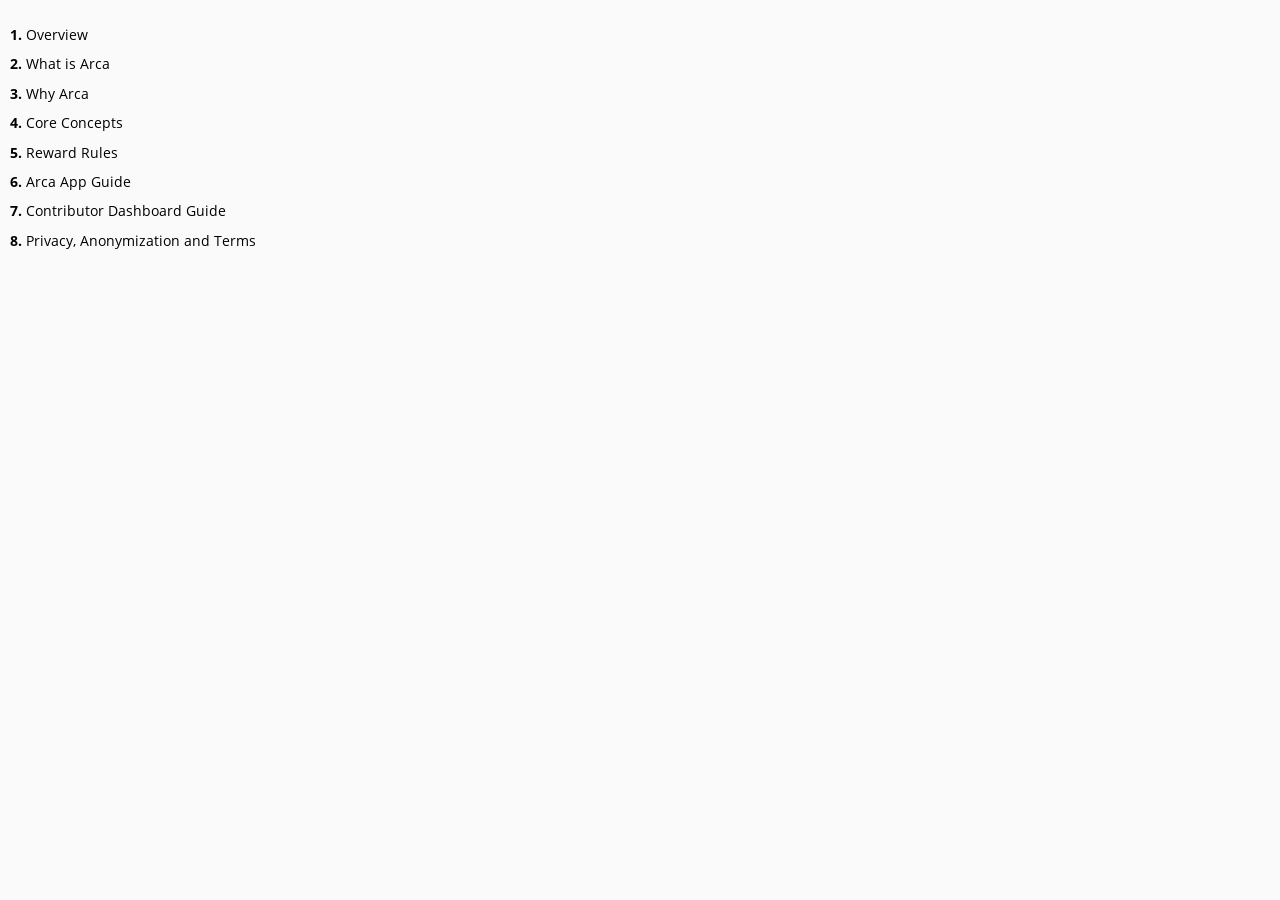
<file: toc.html>
<!DOCTYPE HTML>
<html lang="en" class="light" dir="ltr">
    <head>
        <!-- sidebar iframe generated using mdBook

        This is a frame, and not included directly in the page, to control the total size of the
        book. The TOC contains an entry for each page, so if each page includes a copy of the TOC,
        the total size of the page becomes O(n**2).

        The frame is only used as a fallback when JS is turned off. When it's on, the sidebar is
        instead added to the main page by `toc.js` instead. The JavaScript mode is better
        because, when running in a `file:///` URL, the iframed page would not be Same-Origin as
        the rest of the page, so the sidebar and the main page theme would fall out of sync.
        -->
        <meta charset="UTF-8">
        <meta name="robots" content="noindex">
        <!-- Custom HTML head -->
        <meta name="viewport" content="width=device-width, initial-scale=1">
        <meta name="theme-color" content="#ffffff">
        <link rel="stylesheet" href="css/variables-8adf115d.css">
        <link rel="stylesheet" href="css/general-2459343d.css">
        <link rel="stylesheet" href="css/chrome-cc69e1fb.css">
        <link rel="stylesheet" href="css/print-9e4910d8.css" media="print">
        <!-- Fonts -->
        <link rel="stylesheet" href="fonts/fonts-9644e21d.css">
        <!-- Custom theme stylesheets -->
        <link rel="stylesheet" href="theme/custom-26febc59.css">
    </head>
    <body class="sidebar-iframe-inner">
        <ol class="chapter"><li class="chapter-item expanded "><span class="chapter-link-wrapper"><a href="index.html" target="_parent"><strong aria-hidden="true">1.</strong> Overview</a></span></li><li class="chapter-item expanded "><span class="chapter-link-wrapper"><a href="2.-what-is-arca.html" target="_parent"><strong aria-hidden="true">2.</strong> What is Arca</a></span></li><li class="chapter-item expanded "><span class="chapter-link-wrapper"><a href="3.-why-arca.html" target="_parent"><strong aria-hidden="true">3.</strong> Why Arca</a></span></li><li class="chapter-item expanded "><span class="chapter-link-wrapper"><a href="4.-core-concepts.html" target="_parent"><strong aria-hidden="true">4.</strong> Core Concepts</a></span></li><li class="chapter-item expanded "><span class="chapter-link-wrapper"><a href="5.-reward-rules.html" target="_parent"><strong aria-hidden="true">5.</strong> Reward Rules</a></span></li><li class="chapter-item expanded "><span class="chapter-link-wrapper"><a href="6.-arca-app-guide.html" target="_parent"><strong aria-hidden="true">6.</strong> Arca App Guide</a></span></li><li class="chapter-item expanded "><span class="chapter-link-wrapper"><a href="7.-contributor-dashboard-guide.html" target="_parent"><strong aria-hidden="true">7.</strong> Contributor Dashboard Guide</a></span></li><li class="chapter-item expanded "><span class="chapter-link-wrapper"><a href="8.-terms-and-privacy.html" target="_parent"><strong aria-hidden="true">8.</strong> Privacy, Anonymization and Terms</a></span></li></ol>
    </body>
</html>
</file>
<file: css/variables-8adf115d.css>
/* Globals */

:root {
    --sidebar-target-width: 300px;
    --sidebar-width: min(var(--sidebar-target-width), 80vw);
    --sidebar-resize-indicator-width: 8px;
    --sidebar-resize-indicator-space: 2px;
    --page-padding: 15px;
    --content-max-width: 750px;
    --menu-bar-height: 50px;
    --mono-font: "Source Code Pro", Consolas, "Ubuntu Mono", Menlo, "DejaVu Sans Mono", monospace, monospace;
    --code-font-size: 0.875em; /* please adjust the ace font size accordingly in editor.js */
    --searchbar-margin-block-start: 5px;
}

/* Themes */

.ayu {
    --bg: hsl(210, 25%, 8%);
    --fg: #c5c5c5;

    --sidebar-bg: #14191f;
    --sidebar-fg: #c8c9db;
    --sidebar-non-existant: #5c6773;
    --sidebar-active: #ffb454;
    --sidebar-spacer: #2d334f;

    --scrollbar: var(--sidebar-fg);

    --icons: #737480;
    --icons-hover: #b7b9cc;

    --links: #0096cf;

    --inline-code-color: #ffb454;

    --theme-popup-bg: #14191f;
    --theme-popup-border: #5c6773;
    --theme-hover: #191f26;

    --quote-bg: hsl(226, 15%, 17%);
    --quote-border: hsl(226, 15%, 22%);

    --warning-border: #ff8e00;

    --table-border-color: hsl(210, 25%, 13%);
    --table-header-bg: hsl(210, 25%, 28%);
    --table-alternate-bg: hsl(210, 25%, 11%);

    --searchbar-border-color: #848484;
    --searchbar-bg: #424242;
    --searchbar-fg: #fff;
    --searchbar-shadow-color: #d4c89f;
    --searchresults-header-fg: #666;
    --searchresults-border-color: #888;
    --searchresults-li-bg: #252932;
    --search-mark-bg: #e3b171;

    --color-scheme: dark;

    /* Same as `--icons` */
    --copy-button-filter: invert(45%) sepia(6%) saturate(621%) hue-rotate(198deg) brightness(99%) contrast(85%);
    /* Same as `--sidebar-active` */
    --copy-button-filter-hover: invert(68%) sepia(55%) saturate(531%) hue-rotate(341deg) brightness(104%) contrast(101%);

    --footnote-highlight: #2668a6;

    --overlay-bg: rgba(33, 40, 48, 0.4);

    --blockquote-note-color: #74b9ff;
    --blockquote-tip-color: #09ca09;
    --blockquote-important-color: #d3abff;
    --blockquote-warning-color: #f0b72f;
    --blockquote-caution-color: #f21424;

    --sidebar-header-border-color: #c18639;
}

.coal {
    --bg: hsl(200, 7%, 8%);
    --fg: #98a3ad;

    --sidebar-bg: #292c2f;
    --sidebar-fg: #a1adb8;
    --sidebar-non-existant: #505254;
    --sidebar-active: #3473ad;
    --sidebar-spacer: #393939;

    --scrollbar: var(--sidebar-fg);

    --icons: #43484d;
    --icons-hover: #b3c0cc;

    --links: #2b79a2;

    --inline-code-color: #c5c8c6;

    --theme-popup-bg: #141617;
    --theme-popup-border: #43484d;
    --theme-hover: #1f2124;

    --quote-bg: hsl(234, 21%, 18%);
    --quote-border: hsl(234, 21%, 23%);

    --warning-border: #ff8e00;

    --table-border-color: hsl(200, 7%, 13%);
    --table-header-bg: hsl(200, 7%, 28%);
    --table-alternate-bg: hsl(200, 7%, 11%);

    --searchbar-border-color: #aaa;
    --searchbar-bg: #b7b7b7;
    --searchbar-fg: #000;
    --searchbar-shadow-color: #aaa;
    --searchresults-header-fg: #666;
    --searchresults-border-color: #98a3ad;
    --searchresults-li-bg: #2b2b2f;
    --search-mark-bg: #355c7d;

    --color-scheme: dark;

    /* Same as `--icons` */
    --copy-button-filter: invert(26%) sepia(8%) saturate(575%) hue-rotate(169deg) brightness(87%) contrast(82%);
    /* Same as `--sidebar-active` */
    --copy-button-filter-hover: invert(36%) sepia(70%) saturate(503%) hue-rotate(167deg) brightness(98%) contrast(89%);

    --footnote-highlight: #4079ae;

    --overlay-bg: rgba(33, 40, 48, 0.4);

    --blockquote-note-color: #4493f8;
    --blockquote-tip-color: #08ae08;
    --blockquote-important-color: #ab7df8;
    --blockquote-warning-color: #d29922;
    --blockquote-caution-color: #d91b29;

    --sidebar-header-border-color: #3473ad;
}

.light, html:not(.js) {
    --bg: hsl(0, 0%, 100%);
    --fg: hsl(0, 0%, 0%);

    --sidebar-bg: #fafafa;
    --sidebar-fg: hsl(0, 0%, 0%);
    --sidebar-non-existant: #aaaaaa;
    --sidebar-active: #1f1fff;
    --sidebar-spacer: #f4f4f4;

    --scrollbar: #8F8F8F;

    --icons: #747474;
    --icons-hover: #000000;

    --links: #20609f;

    --inline-code-color: #301900;

    --theme-popup-bg: #fafafa;
    --theme-popup-border: #cccccc;
    --theme-hover: #e6e6e6;

    --quote-bg: hsl(197, 37%, 96%);
    --quote-border: hsl(197, 37%, 91%);

    --warning-border: #ff8e00;

    --table-border-color: hsl(0, 0%, 95%);
    --table-header-bg: hsl(0, 0%, 80%);
    --table-alternate-bg: hsl(0, 0%, 97%);

    --searchbar-border-color: #aaa;
    --searchbar-bg: #fafafa;
    --searchbar-fg: #000;
    --searchbar-shadow-color: #aaa;
    --searchresults-header-fg: #666;
    --searchresults-border-color: #888;
    --searchresults-li-bg: #e4f2fe;
    --search-mark-bg: #a2cff5;

    --color-scheme: light;

    /* Same as `--icons` */
    --copy-button-filter: invert(45.49%);
    /* Same as `--sidebar-active` */
    --copy-button-filter-hover: invert(14%) sepia(93%) saturate(4250%) hue-rotate(243deg) brightness(99%) contrast(130%);

    --footnote-highlight: #7e7eff;

    --overlay-bg: rgba(200, 200, 205, 0.4);

    --blockquote-note-color: #0969da;
    --blockquote-tip-color: #008000;
    --blockquote-important-color: #8250df;
    --blockquote-warning-color: #9a6700;
    --blockquote-caution-color: #b52731;

    --sidebar-header-border-color: #6e6edb;
}

.navy {
    --bg: hsl(226, 23%, 11%);
    --fg: #bcbdd0;

    --sidebar-bg: #282d3f;
    --sidebar-fg: #c8c9db;
    --sidebar-non-existant: #505274;
    --sidebar-active: #2b79a2;
    --sidebar-spacer: #2d334f;

    --scrollbar: var(--sidebar-fg);

    --icons: #737480;
    --icons-hover: #b7b9cc;

    --links: #2b79a2;

    --inline-code-color: #c5c8c6;

    --theme-popup-bg: #161923;
    --theme-popup-border: #737480;
    --theme-hover: #282e40;

    --quote-bg: hsl(226, 15%, 17%);
    --quote-border: hsl(226, 15%, 22%);

    --warning-border: #ff8e00;

    --table-border-color: hsl(226, 23%, 16%);
    --table-header-bg: hsl(226, 23%, 31%);
    --table-alternate-bg: hsl(226, 23%, 14%);

    --searchbar-border-color: #aaa;
    --searchbar-bg: #aeaec6;
    --searchbar-fg: #000;
    --searchbar-shadow-color: #aaa;
    --searchresults-header-fg: #5f5f71;
    --searchresults-border-color: #5c5c68;
    --searchresults-li-bg: #242430;
    --search-mark-bg: #a2cff5;

    --color-scheme: dark;

    /* Same as `--icons` */
    --copy-button-filter: invert(51%) sepia(10%) saturate(393%) hue-rotate(198deg) brightness(86%) contrast(87%);
    /* Same as `--sidebar-active` */
    --copy-button-filter-hover: invert(46%) sepia(20%) saturate(1537%) hue-rotate(156deg) brightness(85%) contrast(90%);

    --footnote-highlight: #4079ae;

    --overlay-bg: rgba(33, 40, 48, 0.4);

    --blockquote-note-color: #4493f8;
    --blockquote-tip-color: #09ca09;
    --blockquote-important-color: #ab7df8;
    --blockquote-warning-color: #d29922;
    --blockquote-caution-color: #f21424;

    --sidebar-header-border-color: #2f6ab5;
}

.rust {
    --bg: hsl(60, 9%, 87%);
    --fg: #262625;

    --sidebar-bg: #3b2e2a;
    --sidebar-fg: #c8c9db;
    --sidebar-non-existant: #505254;
    --sidebar-active: #e69f67;
    --sidebar-spacer: #45373a;

    --scrollbar: var(--sidebar-fg);

    --icons: #737480;
    --icons-hover: #262625;

    --links: #2b79a2;

    --inline-code-color: #6e6b5e;

    --theme-popup-bg: #e1e1db;
    --theme-popup-border: #b38f6b;
    --theme-hover: #99908a;

    --quote-bg: hsl(60, 5%, 75%);
    --quote-border: hsl(60, 5%, 70%);

    --warning-border: #ff8e00;

    --table-border-color: hsl(60, 9%, 82%);
    --table-header-bg: #b3a497;
    --table-alternate-bg: hsl(60, 9%, 84%);

    --searchbar-border-color: #aaa;
    --searchbar-bg: #fafafa;
    --searchbar-fg: #000;
    --searchbar-shadow-color: #aaa;
    --searchresults-header-fg: #666;
    --searchresults-border-color: #888;
    --searchresults-li-bg: #dec2a2;
    --search-mark-bg: #e69f67;

    /* Same as `--icons` */
    --copy-button-filter: invert(51%) sepia(10%) saturate(393%) hue-rotate(198deg) brightness(86%) contrast(87%);
    /* Same as `--sidebar-active` */
    --copy-button-filter-hover: invert(77%) sepia(16%) saturate(1798%) hue-rotate(328deg) brightness(98%) contrast(83%);

    --footnote-highlight: #d3a17a;

    --overlay-bg: rgba(150, 150, 150, 0.25);

    --blockquote-note-color: #023b95;
    --blockquote-tip-color: #007700;
    --blockquote-important-color: #8250df;
    --blockquote-warning-color: #603700;
    --blockquote-caution-color: #aa1721;

    --sidebar-header-border-color: #8c391f;
}

@media (prefers-color-scheme: dark) {
    html:not(.js) {
        --bg: hsl(200, 7%, 8%);
        --fg: #98a3ad;

        --sidebar-bg: #292c2f;
        --sidebar-fg: #a1adb8;
        --sidebar-non-existant: #505254;
        --sidebar-active: #3473ad;
        --sidebar-spacer: #393939;

        --scrollbar: var(--sidebar-fg);

        --icons: #43484d;
        --icons-hover: #b3c0cc;

        --links: #2b79a2;

        --inline-code-color: #c5c8c6;

        --theme-popup-bg: #141617;
        --theme-popup-border: #43484d;
        --theme-hover: #1f2124;

        --quote-bg: hsl(234, 21%, 18%);
        --quote-border: hsl(234, 21%, 23%);

        --warning-border: #ff8e00;

        --table-border-color: hsl(200, 7%, 13%);
        --table-header-bg: hsl(200, 7%, 28%);
        --table-alternate-bg: hsl(200, 7%, 11%);

        --searchbar-border-color: #aaa;
        --searchbar-bg: #b7b7b7;
        --searchbar-fg: #000;
        --searchbar-shadow-color: #aaa;
        --searchresults-header-fg: #666;
        --searchresults-border-color: #98a3ad;
        --searchresults-li-bg: #2b2b2f;
        --search-mark-bg: #355c7d;

        --color-scheme: dark;

        /* Same as `--icons` */
        --copy-button-filter: invert(26%) sepia(8%) saturate(575%) hue-rotate(169deg) brightness(87%) contrast(82%);
        /* Same as `--sidebar-active` */
        --copy-button-filter-hover: invert(36%) sepia(70%) saturate(503%) hue-rotate(167deg) brightness(98%) contrast(89%);

        --footnote-highlight: #4079ae;

        --overlay-bg: rgba(33, 40, 48, 0.4);

        --blockquote-note-color: #4493f8;
        --blockquote-tip-color: #08ae08;
        --blockquote-important-color: #ab7df8;
        --blockquote-warning-color: #d29922;
        --blockquote-caution-color: #d91b29;

        --sidebar-header-border-color: #3473ad;
    }
}
</file>
<file: css/general-2459343d.css>
/* Base styles and content styles */

:root {
    /* Browser default font-size is 16px, this way 1 rem = 10px */
    font-size: 62.5%;
    color-scheme: var(--color-scheme);
}

html {
    font-family: "Open Sans", sans-serif;
    color: var(--fg);
    background-color: var(--bg);
    text-size-adjust: none;
    -webkit-text-size-adjust: none;
}

body {
    margin: 0;
    font-size: 1.6rem;
    overflow-x: hidden;
}

code {
    font-family: var(--mono-font) !important;
    font-size: var(--code-font-size);
    direction: ltr !important;
}

/* make long words/inline code not x overflow */
main {
    overflow-wrap: break-word;
}

/* make wide tables scroll if they overflow */
.table-wrapper {
    overflow-x: auto;
}

/* Don't change font size in headers. */
h1 code, h2 code, h3 code, h4 code, h5 code, h6 code {
    font-size: unset;
}

.left { float: left; }
.right { float: right; }
.boring { opacity: 0.6; }
.hide-boring .boring { display: none; }
.hidden { display: none !important; }

h2, h3 { margin-block-start: 2.5em; }
h4, h5 { margin-block-start: 2em; }

.header + .header h3,
.header + .header h4,
.header + .header h5 {
    margin-block-start: 1em;
}

h1:target::before,
h2:target::before,
h3:target::before,
h4:target::before,
h5:target::before,
h6:target::before,
dt:target::before {
    display: inline-block;
    content: "»";
    margin-inline-start: -30px;
    width: 30px;
}

/* This is broken on Safari as of version 14, but is fixed
   in Safari Technology Preview 117 which I think will be Safari 14.2.
   https://bugs.webkit.org/show_bug.cgi?id=218076
*/
:target {
    /* Safari does not support logical properties */
    scroll-margin-top: calc(var(--menu-bar-height) + 0.5em);
}

.page {
    outline: 0;
    padding: 0 var(--page-padding);
    margin-block-start: calc(0px - var(--menu-bar-height)); /* Compensate for the #mdbook-menu-bar-hover-placeholder */
}
.page-wrapper {
    box-sizing: border-box;
    background-color: var(--bg);
}
html:not(.js) .page-wrapper,
.js:not(.sidebar-resizing) .page-wrapper {
    transition: margin-left 0.3s ease, transform 0.3s ease; /* Animation: slide away */
}
[dir=rtl]:not(.js) .page-wrapper,
[dir=rtl].js:not(.sidebar-resizing) .page-wrapper {
    transition: margin-right 0.3s ease, transform 0.3s ease; /* Animation: slide away */
}

.content {
    overflow-y: auto;
    padding: 0 5px 50px 5px;
}
.content main {
    margin-inline-start: auto;
    margin-inline-end: auto;
    max-width: var(--content-max-width);
}
.content p { line-height: 1.45em; }
.content ol { line-height: 1.45em; }
.content ul { line-height: 1.45em; }
.content a { text-decoration: none; }
.content a:hover { text-decoration: underline; }
.content img, .content video { max-width: 100%; }
.content .header:link,
.content .header:visited {
    color: var(--fg);
}
.content .header:link,
.content .header:visited:hover {
    text-decoration: none;
}

table {
    margin: 0 auto;
    border-collapse: collapse;
}
table td {
    padding: 3px 20px;
    border: 1px var(--table-border-color) solid;
}
table thead {
    background: var(--table-header-bg);
}
table thead td {
    font-weight: 700;
    border: none;
}
table thead th {
    padding: 3px 20px;
}
table thead tr {
    border: 1px var(--table-header-bg) solid;
}
/* Alternate background colors for rows */
table tbody tr:nth-child(2n) {
    background: var(--table-alternate-bg);
}


blockquote {
    margin: 20px 0;
    padding: 0 20px;
    color: var(--fg);
    background-color: var(--quote-bg);
    border-block-start: .1em solid var(--quote-border);
    border-block-end: .1em solid var(--quote-border);
}

/* TODO: Remove .warning in a future version of mdbook, it is replaced by
blockquote tags. */
.warning {
    margin: 20px;
    padding: 0 20px;
    border-inline-start: 2px solid var(--warning-border);
}

.warning:before {
    position: absolute;
    width: 3rem;
    height: 3rem;
    margin-inline-start: calc(-1.5rem - 21px);
    content: "ⓘ";
    text-align: center;
    background-color: var(--bg);
    color: var(--warning-border);
    font-weight: bold;
    font-size: 2rem;
}

blockquote .warning:before {
    background-color: var(--quote-bg);
}

kbd {
    background-color: var(--table-border-color);
    border-radius: 4px;
    border: solid 1px var(--theme-popup-border);
    box-shadow: inset 0 -1px 0 var(--theme-hover);
    display: inline-block;
    font-size: var(--code-font-size);
    font-family: var(--mono-font);
    line-height: 10px;
    padding: 4px 5px;
    vertical-align: middle;
}

sup {
    /* Set the line-height for superscript and footnote references so that there
       isn't an awkward space appearing above lines that contain the footnote.

       See https://github.com/rust-lang/mdBook/pull/2443#discussion_r1813773583
       for an explanation.
    */
    line-height: 0;
}

.footnote-definition {
    font-size: 0.9em;
}
/* The default spacing for a list is a little too large. */
.footnote-definition ul,
.footnote-definition ol {
    padding-left: 20px;
}
.footnote-definition > li {
    /* Required to position the ::before target */
    position: relative;
}
.footnote-definition > li:target {
    scroll-margin-top: 50vh;
}
.footnote-reference:target {
    scroll-margin-top: 50vh;
}
/* Draws a border around the footnote (including the marker) when it is selected.
   TODO: If there are multiple linkbacks, highlight which one you just came
   from so you know which one to click.
*/
.footnote-definition > li:target::before {
    border: 2px solid var(--footnote-highlight);
    border-radius: 6px;
    position: absolute;
    top: -8px;
    right: -8px;
    bottom: -8px;
    left: -32px;
    pointer-events: none;
    content: "";
}
/* Pulses the footnote reference so you can quickly see where you left off reading.
   This could use some improvement.
*/
@media not (prefers-reduced-motion) {
    .footnote-reference:target  {
        animation: fn-highlight 0.8s;
        border-radius: 2px;
    }

    @keyframes fn-highlight {
        from {
            background-color: var(--footnote-highlight);
        }
    }
}

.tooltiptext {
    position: absolute;
    visibility: hidden;
    color: #fff;
    background-color: #333;
    transform: translateX(-50%); /* Center by moving tooltip 50% of its width left */
    left: -8px; /* Half of the width of the icon */
    top: -35px;
    font-size: 0.8em;
    text-align: center;
    border-radius: 6px;
    padding: 5px 8px;
    margin: 5px;
    z-index: 1000;
}
.tooltipped .tooltiptext {
    visibility: visible;
}

.chapter li.part-title {
    color: var(--sidebar-fg);
    margin: 5px 0px;
    font-weight: bold;
}

.result-no-output {
    font-style: italic;
}

.fa-svg svg {
    width: 1em;
    height: 1em;
    fill: currentColor;
    margin-bottom: -0.1em;
}

dt {
    font-weight: bold;
    margin-top: 0.5em;
    margin-bottom: 0.1em;
}

/* This uses a CSS counter to add numbers to definitions, but only if there is
 more than one definition. */
dl, dt {
    counter-reset: dd-counter;
}

/* When there is more than one definition, increment the counter. The first
selector selects the first definition, and the second one selects definitions
2 and beyond.*/
dd:has(+ dd), dd + dd {
    counter-increment: dd-counter;
    /* Use flex display to help with positioning the numbers when there is a p
    tag inside the definition. */
    display: flex;
    align-items: flex-start;
}

/* Shows the counter for definitions. The first selector selects the first
definition, and the second one selections definitions 2 and beyond.*/
dd:has(+ dd)::before, dd + dd::before  {
    content: counter(dd-counter) ". ";
    font-weight: 600;
    display: inline-block;
    margin-right: 0.5em;
}

dd > p {
    /* For loose definitions that have a p tag inside, don't add a bunch of
    space before the definition. */
    margin-top: 0;
}

/* Remove some excess space from the bottom. */
.blockquote-tag p:last-child {
    margin-bottom: 2px;
}

.blockquote-tag {
    /* Add some padding to make the vertical bar a little taller than the text.*/
    padding: 2px 0px 2px 20px;
    /* Add a solid color bar on the left side. */
    border-inline-start-style: solid;
    border-inline-start-width: 4px;
    /* Disable the background color from normal blockquotes . */
    background-color: inherit;
    /* Disable border blocks from blockquotes. */
    border-block-start: none;
    border-block-end: none;
}

.blockquote-tag-title svg {
    fill: currentColor;
    /* Add space between the icon and the title. */
    margin-right: 8px;
}

.blockquote-tag-note {
    border-inline-start-color: var(--blockquote-note-color);
}

.blockquote-tag-tip {
    border-inline-start-color: var(--blockquote-tip-color);
}

.blockquote-tag-important {
    border-inline-start-color: var(--blockquote-important-color);
}

.blockquote-tag-warning {
    border-inline-start-color: var(--blockquote-warning-color);
}

.blockquote-tag-caution {
    border-inline-start-color: var(--blockquote-caution-color);
}

.blockquote-tag-note .blockquote-tag-title {
    color: var(--blockquote-note-color);
}

.blockquote-tag-tip .blockquote-tag-title {
    color: var(--blockquote-tip-color);
}

.blockquote-tag-important .blockquote-tag-title {
    color: var(--blockquote-important-color);
}

.blockquote-tag-warning .blockquote-tag-title {
    color: var(--blockquote-warning-color);
}

.blockquote-tag-caution .blockquote-tag-title {
    color: var(--blockquote-caution-color);
}

.blockquote-tag-title {
    /* Slightly increase the weight for more emphasis. */
    font-weight: 600;
    /* Vertically center the icon with the text. */
    display: flex;
    align-items: center;
    /* Remove default large margins for a more compact display. */
    margin: 2px 0 8px 0;
}

.blockquote-tag-title .fa-svg {
    fill: currentColor;
    /* Add some space between the icon and the text. */
    margin-right: 8px;
}
</file>
<file: css/chrome-cc69e1fb.css>
/* CSS for UI elements (a.k.a. chrome) */

html {
    scrollbar-color: var(--scrollbar) var(--bg);
}
#mdbook-searchresults a,
.content a:link,
a:visited,
a > .hljs {
    color: var(--links);
}

/*
    mdbook-body-container is necessary because mobile browsers don't seem to like
    overflow-x on the body tag when there is a <meta name="viewport"> tag.
*/
#mdbook-body-container {
    /*
        This is used when the sidebar pushes the body content off the side of
        the screen on small screens. Without it, dragging on mobile Safari
        will want to reposition the viewport in a weird way.
    */
    overflow-x: clip;
}

/* Menu Bar */

#mdbook-menu-bar,
#mdbook-menu-bar-hover-placeholder {
    z-index: 101;
    margin: auto calc(0px - var(--page-padding));
}
#mdbook-menu-bar {
    position: relative;
    display: flex;
    flex-wrap: wrap;
    background-color: var(--bg);
    border-block-end-color: var(--bg);
    border-block-end-width: 1px;
    border-block-end-style: solid;
}
#mdbook-menu-bar.sticky,
#mdbook-menu-bar-hover-placeholder:hover + #mdbook-menu-bar,
#mdbook-menu-bar:hover,
html.sidebar-visible #mdbook-menu-bar {
    position: -webkit-sticky;
    position: sticky;
    top: 0 !important;
}
#mdbook-menu-bar-hover-placeholder {
    position: sticky;
    position: -webkit-sticky;
    top: 0;
    height: var(--menu-bar-height);
}
#mdbook-menu-bar.bordered {
    border-block-end-color: var(--table-border-color);
}
#mdbook-menu-bar .fa-svg, #mdbook-menu-bar .icon-button {
    position: relative;
    padding: 0 8px;
    z-index: 10;
    line-height: var(--menu-bar-height);
    cursor: pointer;
    transition: color 0.5s;
}
@media only screen and (max-width: 420px) {
    #mdbook-menu-bar .fa-svg, #mdbook-menu-bar .icon-button {
        padding: 0 5px;
    }
}

.icon-button {
    border: none;
    background: none;
    padding: 0;
    color: inherit;
}
.icon-button .fa-svg {
    margin: 0;
}

.right-buttons {
    margin: 0 15px;
}
.right-buttons a {
    text-decoration: none;
}

.left-buttons {
    display: flex;
    margin: 0 5px;
}
html:not(.js) .left-buttons button {
    display: none;
}

.menu-title {
    display: inline-block;
    font-weight: 200;
    font-size: 2.4rem;
    line-height: var(--menu-bar-height);
    text-align: center;
    margin: 0;
    flex: 1;
    white-space: nowrap;
    overflow: hidden;
    text-overflow: ellipsis;
}
.menu-title {
    cursor: pointer;
}

.menu-bar,
.menu-bar:visited,
.nav-chapters,
.nav-chapters:visited,
.mobile-nav-chapters,
.mobile-nav-chapters:visited,
.menu-bar .icon-button,
.menu-bar a .fa-svg {
    color: var(--icons);
}

.menu-bar .fa-svg:hover,
.menu-bar .icon-button:hover,
.nav-chapters:hover,
.mobile-nav-chapters .fa-svg:hover {
    color: var(--icons-hover);
}

/* Nav Icons */

.nav-chapters {
    font-size: 2.5em;
    text-align: center;
    text-decoration: none;

    position: fixed;
    top: 0;
    bottom: 0;
    margin: 0;
    max-width: 150px;
    min-width: 90px;

    display: flex;
    justify-content: center;
    align-content: center;
    flex-direction: column;

    transition: color 0.5s, background-color 0.5s;
}

.nav-chapters:hover {
    text-decoration: none;
    background-color: var(--theme-hover);
    transition: background-color 0.15s, color 0.15s;
}

.nav-wrapper {
    margin-block-start: 50px;
    display: none;
}

.mobile-nav-chapters {
    font-size: 2.5em;
    text-align: center;
    text-decoration: none;
    width: 90px;
    border-radius: 5px;
    background-color: var(--sidebar-bg);
}

/* Only Firefox supports flow-relative values */
.previous { float: left; }
[dir=rtl] .previous { float: right; }

/* Only Firefox supports flow-relative values */
.next {
    float: right;
    right: var(--page-padding);
}
[dir=rtl] .next {
    float: left;
    right: unset;
    left: var(--page-padding);
}

@media only screen and (max-width: 1080px) {
    .nav-wide-wrapper { display: none; }
    .nav-wrapper { display: block; }
}

/* sidebar-visible */
@media only screen and (max-width: 1380px) {
    #mdbook-sidebar-toggle-anchor:checked ~ .page-wrapper .nav-wide-wrapper { display: none; }
    #mdbook-sidebar-toggle-anchor:checked ~ .page-wrapper .nav-wrapper { display: block; }
}

/* Inline code */

:not(pre) > .hljs {
    display: inline;
    padding: 0.1em 0.3em;
    border-radius: 3px;
}

:not(pre):not(a) > .hljs {
    color: var(--inline-code-color);
    overflow-x: initial;
}

a:hover > .hljs {
    text-decoration: underline;
}

pre {
    position: relative;
}
pre > .buttons {
    position: absolute;
    z-index: 100;
    right: 0px;
    top: 2px;
    margin: 0px;
    padding: 2px 0px;

    color: var(--sidebar-fg);
    cursor: pointer;
    visibility: hidden;
    opacity: 0;
    transition: visibility 0.1s linear, opacity 0.1s linear;
}
pre:hover > .buttons {
    visibility: visible;
    opacity: 1
}
pre > .buttons :hover {
    color: var(--sidebar-active);
    border-color: var(--icons-hover);
    background-color: var(--theme-hover);
}
pre > .buttons button {
    cursor: inherit;
    margin: 0px 5px;
    padding: 2px 3px 0px 4px;
    font-size: 23px;

    border-style: solid;
    border-width: 1px;
    border-radius: 4px;
    border-color: var(--icons);
    background-color: var(--theme-popup-bg);
    transition: 100ms;
    transition-property: color,border-color,background-color;
    color: var(--icons);
}

pre > .buttons button.clip-button {
    padding: 2px 4px 0px 6px;
}
pre > .buttons button.clip-button::before {
    /* clipboard image from octicons (https://github.com/primer/octicons/tree/v2.0.0) MIT license
     */
    content: url('data:image/svg+xml,<svg width="21" height="20" viewBox="0 0 24 25" \
xmlns="http://www.w3.org/2000/svg" aria-label="Copy to clipboard">\
<path d="M18 20h2v3c0 1-1 2-2 2H2c-.998 0-2-1-2-2V5c0-.911.755-1.667 1.667-1.667h5A3.323 3.323 0 \
0110 0a3.323 3.323 0 013.333 3.333h5C19.245 3.333 20 4.09 20 5v8.333h-2V9H2v14h16v-3zM3 \
7h14c0-.911-.793-1.667-1.75-1.667H13.5c-.957 0-1.75-.755-1.75-1.666C11.75 2.755 10.957 2 10 \
2s-1.75.755-1.75 1.667c0 .911-.793 1.666-1.75 1.666H4.75C3.793 5.333 3 6.09 3 7z"/>\
<path d="M4 19h6v2H4zM12 11H4v2h8zM4 17h4v-2H4zM15 15v-3l-4.5 4.5L15 21v-3l8.027-.032L23 15z"/>\
</svg>');
    filter: var(--copy-button-filter);
}
pre > .buttons button.clip-button:hover::before {
    filter: var(--copy-button-filter-hover);
}

@media (pointer: coarse) {
    pre > .buttons button {
        /* On mobile, make it easier to tap buttons. */
        padding: 0.3rem 1rem;
    }

    .sidebar-resize-indicator {
        /* Hide resize indicator on devices with limited accuracy */
        display: none;
    }
}
pre > code {
    display: block;
    padding: 1rem;
}

/* FIXME: ACE editors overlap their buttons because ACE does absolute
   positioning within the code block which breaks padding. The only solution I
   can think of is to move the padding to the outer pre tag (or insert a div
   wrapper), but that would require fixing a whole bunch of CSS rules.
*/
.hljs.ace_editor {
  padding: 0rem 0rem;
}

pre > .result {
    margin-block-start: 10px;
}

/* Search */

#mdbook-searchresults a {
    text-decoration: none;
}

mark {
    border-radius: 2px;
    padding-block-start: 0;
    padding-block-end: 1px;
    padding-inline-start: 3px;
    padding-inline-end: 3px;
    margin-block-start: 0;
    margin-block-end: -1px;
    margin-inline-start: -3px;
    margin-inline-end: -3px;
    background-color: var(--search-mark-bg);
    transition: background-color 300ms linear;
    cursor: pointer;
}

mark.fade-out {
    background-color: rgba(0,0,0,0) !important;
    cursor: auto;
}

.searchbar-outer {
    margin-inline-start: auto;
    margin-inline-end: auto;
    max-width: var(--content-max-width);
}

#mdbook-searchbar-outer.searching #mdbook-searchbar {
    padding-right: 30px;
}
#mdbook-searchbar-outer .spinner-wrapper {
    display: none;
}
#mdbook-searchbar-outer.searching .spinner-wrapper {
    display: block;
}

.search-wrapper {
    position: relative;
}

.spinner-wrapper {
    --spinner-margin: 2px;
    position: absolute;
    margin-block-start: calc(var(--searchbar-margin-block-start) + var(--spinner-margin));
    right: var(--spinner-margin);
    top: 0;
    bottom: var(--spinner-margin);
    padding: 6px;
    background-color: var(--bg);
}

#fa-spin {
    animation: rotating 2s linear infinite;
    display: inline-block;
}

@keyframes rotating {
    from {
        transform: rotate(0deg);
    }
    to {
        transform: rotate(360deg);
    }
}

#mdbook-searchbar {
    width: 100%;
    margin-block-start: var(--searchbar-margin-block-start);
    margin-block-end: 0;
    margin-inline-start: auto;
    margin-inline-end: auto;
    padding: 10px 16px;
    transition: box-shadow 300ms ease-in-out;
    border: 1px solid var(--searchbar-border-color);
    border-radius: 3px;
    background-color: var(--searchbar-bg);
    color: var(--searchbar-fg);
}
#mdbook-searchbar:focus,
#mdbook-searchbar.active {
    box-shadow: 0 0 3px var(--searchbar-shadow-color);
}

.searchresults-header {
    font-weight: bold;
    font-size: 1em;
    padding-block-start: 18px;
    padding-block-end: 0;
    padding-inline-start: 5px;
    padding-inline-end: 0;
    color: var(--searchresults-header-fg);
}

.searchresults-outer {
    margin-inline-start: auto;
    margin-inline-end: auto;
    max-width: var(--content-max-width);
    border-block-end: 1px dashed var(--searchresults-border-color);
}

ul#mdbook-searchresults {
    list-style: none;
    padding-inline-start: 20px;
}
ul#mdbook-searchresults li {
    margin: 10px 0px;
    padding: 2px;
    border-radius: 2px;
}
ul#mdbook-searchresults li.focus {
    background-color: var(--searchresults-li-bg);
}
ul#mdbook-searchresults span.teaser {
    display: block;
    clear: both;
    margin-block-start: 5px;
    margin-block-end: 0;
    margin-inline-start: 20px;
    margin-inline-end: 0;
    font-size: 0.8em;
}
ul#mdbook-searchresults span.teaser em {
    font-weight: bold;
    font-style: normal;
}

/* Sidebar */

.sidebar {
    position: fixed;
    left: 0;
    top: 0;
    bottom: 0;
    width: var(--sidebar-width);
    font-size: 0.875em;
    box-sizing: border-box;
    -webkit-overflow-scrolling: touch;
    overscroll-behavior-y: contain;
    background-color: var(--sidebar-bg);
    color: var(--sidebar-fg);
}
.sidebar-iframe-inner {
    --padding: 10px;

    background-color: var(--sidebar-bg);
    padding: var(--padding);
    margin: 0;
    font-size: 1.4rem;
    color: var(--sidebar-fg);
    min-height: calc(100vh - var(--padding) * 2);
}
.sidebar-iframe-outer {
    border: none;
    height: 100%;
    position: absolute;
    top: 0;
    bottom: 0;
    left: 0;
    right: 0;
}
[dir=rtl] .sidebar { left: unset; right: 0; }
.sidebar-resizing {
    -moz-user-select: none;
    -webkit-user-select: none;
    -ms-user-select: none;
    user-select: none;
}
html:not(.sidebar-resizing) .sidebar {
    transition: transform 0.3s; /* Animation: slide away */
}
.sidebar code {
    line-height: 2em;
}
.sidebar .sidebar-scrollbox {
    overflow-y: auto;
    position: absolute;
    top: 0;
    bottom: 0;
    left: 0;
    right: 0;
    padding: 10px 10px;
}
.sidebar .sidebar-resize-handle {
    position: absolute;
    cursor: col-resize;
    width: 0;
    right: calc(var(--sidebar-resize-indicator-width) * -1);
    top: 0;
    bottom: 0;
    display: flex;
    align-items: center;
}

.sidebar-resize-handle .sidebar-resize-indicator {
    width: 100%;
    height: 16px;
    color: var(--icons);
    margin-inline-start: var(--sidebar-resize-indicator-space);
    display: flex;
    align-items: center;
    justify-content: flex-start;
}
.sidebar-resize-handle .sidebar-resize-indicator::before {
    content: "";
    width: 2px;
    height: 12px;
    border-left: dotted 2px currentColor;
}
.sidebar-resize-handle .sidebar-resize-indicator::after {
    content: "";
    width: 2px;
    height: 16px;
    border-left: dotted 2px currentColor;
}

[dir=rtl] .sidebar .sidebar-resize-handle {
    left: calc(var(--sidebar-resize-indicator-width) * -1);
    right: unset;
}
.js .sidebar .sidebar-resize-handle {
    cursor: col-resize;
    width: calc(var(--sidebar-resize-indicator-width) - var(--sidebar-resize-indicator-space));
}
/* sidebar-hidden */
#mdbook-sidebar-toggle-anchor:not(:checked) ~ .sidebar {
    transform: translateX(calc(0px - var(--sidebar-width) - var(--sidebar-resize-indicator-width)));
}
[dir=rtl] #mdbook-sidebar-toggle-anchor:not(:checked) ~ .sidebar {
    transform: translateX(calc(var(--sidebar-width) + var(--sidebar-resize-indicator-width)));
}
.sidebar::-webkit-scrollbar {
    background: var(--sidebar-bg);
}
.sidebar::-webkit-scrollbar-thumb {
    background: var(--scrollbar);
}

/* sidebar-visible */
#mdbook-sidebar-toggle-anchor:checked ~ .page-wrapper {
    transform: translateX(calc(var(--sidebar-width) + var(--sidebar-resize-indicator-width)));
}
[dir=rtl] #mdbook-sidebar-toggle-anchor:checked ~ .page-wrapper {
    transform: translateX(calc(0px - var(--sidebar-width) - var(--sidebar-resize-indicator-width)));
}
@media only screen and (min-width: 620px) {
    #mdbook-sidebar-toggle-anchor:checked ~ .page-wrapper {
        transform: none;
        margin-inline-start: calc(var(--sidebar-width) + var(--sidebar-resize-indicator-width));
    }
    [dir=rtl] #mdbook-sidebar-toggle-anchor:checked ~ .page-wrapper {
        transform: none;
    }
}

.chapter {
    list-style: none outside none;
    padding-inline-start: 0;
    line-height: 2.2em;
}

.chapter li {
    color: var(--sidebar-non-existant);
}

/* This is a span wrapping the chapter link and the fold chevron. */
.chapter-link-wrapper {
    /* Used to position the chevron to the right, allowing the text to wrap before it. */
    display: flex;
}

.chapter li a {
    /* Remove underlines. */
    text-decoration: none;
    color: var(--sidebar-fg);
}

.chapter li a:hover {
    color: var(--sidebar-active);
}

.chapter li a.active {
    color: var(--sidebar-active);
}

/* This is the toggle chevron. */
.chapter-fold-toggle {
    cursor: pointer;
    /* Positions the chevron to the side. */
    margin-inline-start: auto;
    padding: 0 10px;
    user-select: none;
    opacity: 0.68;
}

.chapter-fold-toggle div {
    transition: transform 0.5s;
}

/* collapse the section */
.chapter li:not(.expanded) > ol {
    display: none;
}

.chapter li.chapter-item {
    line-height: 1.5em;
    margin-block-start: 0.6em;
}

/* When expanded, rotate the chevron to point down. */
.chapter li.expanded > span > .chapter-fold-toggle div {
    transform: rotate(90deg);
}

.chapter a.current-header {
    color: var(--sidebar-active);
}

.on-this-page {
    margin-left: 22px;
    border-inline-start: 4px solid var(--sidebar-header-border-color);
    padding-left: 8px;
}

.on-this-page > ol {
    padding-left: 0;
}

/* Horizontal line in chapter list. */
.spacer {
    width: 100%;
    height: 3px;
    margin: 5px 0px;
}
.chapter .spacer {
    background-color: var(--sidebar-spacer);
}

/* On touch devices, add more vertical spacing to make it easier to tap links. */
@media (-moz-touch-enabled: 1), (pointer: coarse) {
    .chapter li a { padding: 5px 0; }
    .spacer { margin: 10px 0; }
}

.section {
    list-style: none outside none;
    padding-inline-start: 20px;
    line-height: 1.9em;
}

/* Theme Menu Popup */

.theme-popup {
    position: absolute;
    left: 10px;
    top: var(--menu-bar-height);
    z-index: 1000;
    border-radius: 4px;
    font-size: 0.7em;
    color: var(--fg);
    background: var(--theme-popup-bg);
    border: 1px solid var(--theme-popup-border);
    margin: 0;
    padding: 0;
    list-style: none;
    display: none;
    /* Don't let the children's background extend past the rounded corners. */
    overflow: hidden;
}
[dir=rtl] .theme-popup { left: unset;  right: 10px; }
.theme-popup .default {
    color: var(--icons);
}
.theme-popup .theme {
    width: 100%;
    border: 0;
    margin: 0;
    padding: 2px 20px;
    line-height: 25px;
    white-space: nowrap;
    text-align: start;
    cursor: pointer;
    color: inherit;
    background: inherit;
    font-size: inherit;
}
.theme-popup .theme:hover {
    background-color: var(--theme-hover);
}

.theme-selected::before {
    display: inline-block;
    content: "✓";
    margin-inline-start: -14px;
    width: 14px;
}

/* The container for the help popup that covers the whole window. */
#mdbook-help-container {
    /* Position and size for the whole window. */
    position: fixed;
    top: 0;
    left: 0;
    right: 0;
    bottom: 0;
    /* This uses flex layout (which is set in book.js), and centers the popup
       in the window.*/
    display: none;
    align-items: center;
    justify-content: center;
    z-index: 1000;
    /* Dim out the book while the popup is visible. */
    background: var(--overlay-bg);
}

/* The popup help box. */
#mdbook-help-popup {
    box-shadow: 0 4px 24px rgba(0,0,0,0.15);
    min-width: 300px;
    max-width: 500px;
    width: 100%;
    box-sizing: border-box;
    display: flex;
    flex-direction: column;
    align-items: center;
    background-color: var(--bg);
    color: var(--fg);
    border-width: 1px;
    border-color: var(--theme-popup-border);
    border-style: solid;
    border-radius: 8px;
    padding: 10px;
}

.mdbook-help-title {
    text-align: center;
    /* mdbook's margin for h2 is way too large. */
    margin: 10px;
}
</file>
<file: css/print-9e4910d8.css>
#mdbook-sidebar,
#mdbook-menu-bar,
.nav-chapters,
.mobile-nav-chapters {
    display: none;
}

#mdbook-page-wrapper.page-wrapper {
    transform: none !important;
    margin-inline-start: 0px;
    overflow-y: initial;
}

#mdbook-content {
    max-width: none;
    margin: 0;
    padding: 0;
}

.page {
    overflow-y: initial;
}

code {
    direction: ltr !important;
}

pre > .buttons {
    z-index: 2;
}

a, a:visited, a:active, a:hover {
    color: #4183c4;
    text-decoration: none;
}

h1, h2, h3, h4, h5, h6 {
    page-break-inside: avoid;
    page-break-after: avoid;
}

pre, code {
    page-break-inside: avoid;
    white-space: pre-wrap;
}

.fa {
    display: none !important;
}
</file>
<file: fonts/fonts-9644e21d.css>
/* Open Sans is licensed under the Apache License, Version 2.0. See http://www.apache.org/licenses/LICENSE-2.0 */
/* Source Code Pro is under the Open Font License. See https://scripts.sil.org/cms/scripts/page.php?site_id=nrsi&id=OFL */

/* open-sans-300 - latin_vietnamese_latin-ext_greek-ext_greek_cyrillic-ext_cyrillic */
@font-face {
  font-family: 'Open Sans';
  font-style: normal;
  font-weight: 300;
  src: local('Open Sans Light'), local('OpenSans-Light'),
       url('../fonts/open-sans-v17-all-charsets-300-7736aa35.woff2') format('woff2');
}

/* open-sans-300italic - latin_vietnamese_latin-ext_greek-ext_greek_cyrillic-ext_cyrillic */
@font-face {
  font-family: 'Open Sans';
  font-style: italic;
  font-weight: 300;
  src: local('Open Sans Light Italic'), local('OpenSans-LightItalic'),
       url('../fonts/open-sans-v17-all-charsets-300italic-2c7b95c0.woff2') format('woff2');
}

/* open-sans-regular - latin_vietnamese_latin-ext_greek-ext_greek_cyrillic-ext_cyrillic */
@font-face {
  font-family: 'Open Sans';
  font-style: normal;
  font-weight: 400;
  src: local('Open Sans Regular'), local('OpenSans-Regular'),
       url('../fonts/open-sans-v17-all-charsets-regular-2e3b1d34.woff2') format('woff2');
}

/* open-sans-italic - latin_vietnamese_latin-ext_greek-ext_greek_cyrillic-ext_cyrillic */
@font-face {
  font-family: 'Open Sans';
  font-style: italic;
  font-weight: 400;
  src: local('Open Sans Italic'), local('OpenSans-Italic'),
       url('../fonts/open-sans-v17-all-charsets-italic-6c9463f7.woff2') format('woff2');
}

/* open-sans-600 - latin_vietnamese_latin-ext_greek-ext_greek_cyrillic-ext_cyrillic */
@font-face {
  font-family: 'Open Sans';
  font-style: normal;
  font-weight: 600;
  src: local('Open Sans SemiBold'), local('OpenSans-SemiBold'),
       url('../fonts/open-sans-v17-all-charsets-600-486c6759.woff2') format('woff2');
}

/* open-sans-600italic - latin_vietnamese_latin-ext_greek-ext_greek_cyrillic-ext_cyrillic */
@font-face {
  font-family: 'Open Sans';
  font-style: italic;
  font-weight: 600;
  src: local('Open Sans SemiBold Italic'), local('OpenSans-SemiBoldItalic'),
       url('../fonts/open-sans-v17-all-charsets-600italic-1a3e8659.woff2') format('woff2');
}

/* open-sans-700 - latin_vietnamese_latin-ext_greek-ext_greek_cyrillic-ext_cyrillic */
@font-face {
  font-family: 'Open Sans';
  font-style: normal;
  font-weight: 700;
  src: local('Open Sans Bold'), local('OpenSans-Bold'),
       url('../fonts/open-sans-v17-all-charsets-700-c22fe8c7.woff2') format('woff2');
}

/* open-sans-700italic - latin_vietnamese_latin-ext_greek-ext_greek_cyrillic-ext_cyrillic */
@font-face {
  font-family: 'Open Sans';
  font-style: italic;
  font-weight: 700;
  src: local('Open Sans Bold Italic'), local('OpenSans-BoldItalic'),
       url('../fonts/open-sans-v17-all-charsets-700italic-238ae959.woff2') format('woff2');
}

/* open-sans-800 - latin_vietnamese_latin-ext_greek-ext_greek_cyrillic-ext_cyrillic */
@font-face {
  font-family: 'Open Sans';
  font-style: normal;
  font-weight: 800;
  src: local('Open Sans ExtraBold'), local('OpenSans-ExtraBold'),
       url('../fonts/open-sans-v17-all-charsets-800-3d2c812a.woff2') format('woff2');
}

/* open-sans-800italic - latin_vietnamese_latin-ext_greek-ext_greek_cyrillic-ext_cyrillic */
@font-face {
  font-family: 'Open Sans';
  font-style: italic;
  font-weight: 800;
  src: local('Open Sans ExtraBold Italic'), local('OpenSans-ExtraBoldItalic'),
       url('../fonts/open-sans-v17-all-charsets-800italic-ba1521ec.woff2') format('woff2');
}

/* source-code-pro-500 - latin_vietnamese_latin-ext_greek_cyrillic-ext_cyrillic */
@font-face {
  font-family: 'Source Code Pro';
  font-style: normal;
  font-weight: 500;
  src: url('../fonts/source-code-pro-v11-all-charsets-500-2bdd9410.woff2') format('woff2');
}
</file>
<file: highlight-493f70e1.css>
/*
 * An increased contrast highlighting scheme loosely based on the
 * "Base16 Atelier Dune Light" theme by Bram de Haan
 * (http://atelierbram.github.io/syntax-highlighting/atelier-schemes/dune)
 * Original Base16 color scheme by Chris Kempson
 * (https://github.com/chriskempson/base16)
 */

/* Comment */
.hljs-comment,
.hljs-quote {
  color: #575757;
}

/* Red */
.hljs-variable,
.hljs-template-variable,
.hljs-attribute,
.hljs-attr,
.hljs-tag,
.hljs-name,
.hljs-regexp,
.hljs-link,
.hljs-name,
.hljs-selector-id,
.hljs-selector-class {
  color: #d70025;
}

/* Orange */
.hljs-number,
.hljs-meta,
.hljs-built_in,
.hljs-builtin-name,
.hljs-literal,
.hljs-type,
.hljs-params {
  color: #b21e00;
}

/* Green */
.hljs-string,
.hljs-symbol,
.hljs-bullet {
  color: #008200;
}

/* Blue */
.hljs-title,
.hljs-section {
  color: #0030f2;
}

/* Purple */
.hljs-keyword,
.hljs-selector-tag {
  color: #9d00ec;
}

.hljs {
  display: block;
  overflow-x: auto;
  background: #f6f7f6;
  color: #000;
}

.hljs-emphasis {
  font-style: italic;
}

.hljs-strong {
  font-weight: bold;
}

.hljs-addition {
  color: #22863a;
  background-color: #f0fff4;
}

.hljs-deletion {
  color: #b31d28;
  background-color: #ffeef0;
}
</file>
<file: tomorrow-night-4c0ae647.css>
/* Tomorrow Night Theme */
/* https://github.com/jmblog/color-themes-for-highlightjs */
/* Original theme - https://github.com/chriskempson/tomorrow-theme */
/* https://github.com/jmblog/color-themes-for-highlightjs */

/* Tomorrow Comment */
.hljs-comment {
  color: #969896;
}

/* Tomorrow Red */
.hljs-variable,
.hljs-attribute,
.hljs-attr,
.hljs-tag,
.hljs-regexp,
.ruby .hljs-constant,
.xml .hljs-tag .hljs-title,
.xml .hljs-pi,
.xml .hljs-doctype,
.html .hljs-doctype,
.css .hljs-id,
.css .hljs-class,
.css .hljs-pseudo {
  color: #cc6666;
}

/* Tomorrow Orange */
.hljs-number,
.hljs-preprocessor,
.hljs-pragma,
.hljs-built_in,
.hljs-literal,
.hljs-params,
.hljs-constant {
  color: #de935f;
}

/* Tomorrow Yellow */
.ruby .hljs-class .hljs-title,
.css .hljs-rule .hljs-attribute {
  color: #f0c674;
}

/* Tomorrow Green */
.hljs-string,
.hljs-value,
.hljs-inheritance,
.hljs-header,
.hljs-name,
.ruby .hljs-symbol,
.xml .hljs-cdata {
  color: #b5bd68;
}

/* Tomorrow Aqua */
.hljs-title,
.hljs-section,
.css .hljs-hexcolor {
  color: #8abeb7;
}

/* Tomorrow Blue */
.hljs-function,
.python .hljs-decorator,
.python .hljs-title,
.ruby .hljs-function .hljs-title,
.ruby .hljs-title .hljs-keyword,
.perl .hljs-sub,
.javascript .hljs-title,
.coffeescript .hljs-title {
  color: #81a2be;
}

/* Tomorrow Purple */
.hljs-keyword,
.javascript .hljs-function {
  color: #b294bb;
}

.hljs {
  display: block;
  overflow-x: auto;
  background: #1d1f21;
  color: #c5c8c6;
}

.coffeescript .javascript,
.javascript .xml,
.tex .hljs-formula,
.xml .javascript,
.xml .vbscript,
.xml .css,
.xml .hljs-cdata {
  opacity: 0.5;
}

.hljs-addition {
  color: #718c00;
}

.hljs-deletion {
  color: #c82829;
}
</file>
<file: ayu-highlight-56612340.css>
/*
Based off of the Ayu theme
Original by Dempfi (https://github.com/dempfi/ayu)
*/

.hljs {
  display: block;
  overflow-x: auto;
  background: #191f26;
  color: #e6e1cf;
}

.hljs-comment,
.hljs-quote {
  color: #5c6773;
  font-style: italic;
}

.hljs-variable,
.hljs-template-variable,
.hljs-attribute,
.hljs-attr,
.hljs-regexp,
.hljs-link,
.hljs-selector-id,
.hljs-selector-class {
  color: #ff7733;
}

.hljs-number,
.hljs-meta,
.hljs-builtin-name,
.hljs-literal,
.hljs-type,
.hljs-params {
  color: #ffee99;
}

.hljs-string,
.hljs-bullet {
  color: #b8cc52;
}

.hljs-title,
.hljs-built_in,
.hljs-section {
  color: #ffb454;
}

.hljs-keyword,
.hljs-selector-tag,
.hljs-symbol {
  color: #ff7733;
}

.hljs-name {
    color: #36a3d9;
}

.hljs-tag {
    color: #00568d;
}

.hljs-emphasis {
  font-style: italic;
}

.hljs-strong {
  font-weight: bold;
}

.hljs-addition {
  color: #91b362;
}

.hljs-deletion {
  color: #d96c75;
}
</file>
<file: theme/custom-26febc59.css>
figure {
    margin: 1.5em 0;
}

figure img {
    max-width: 100%;
    height: auto;
}

.mermaid {
    overflow-x: auto;
    text-align: center;
}
</file>
